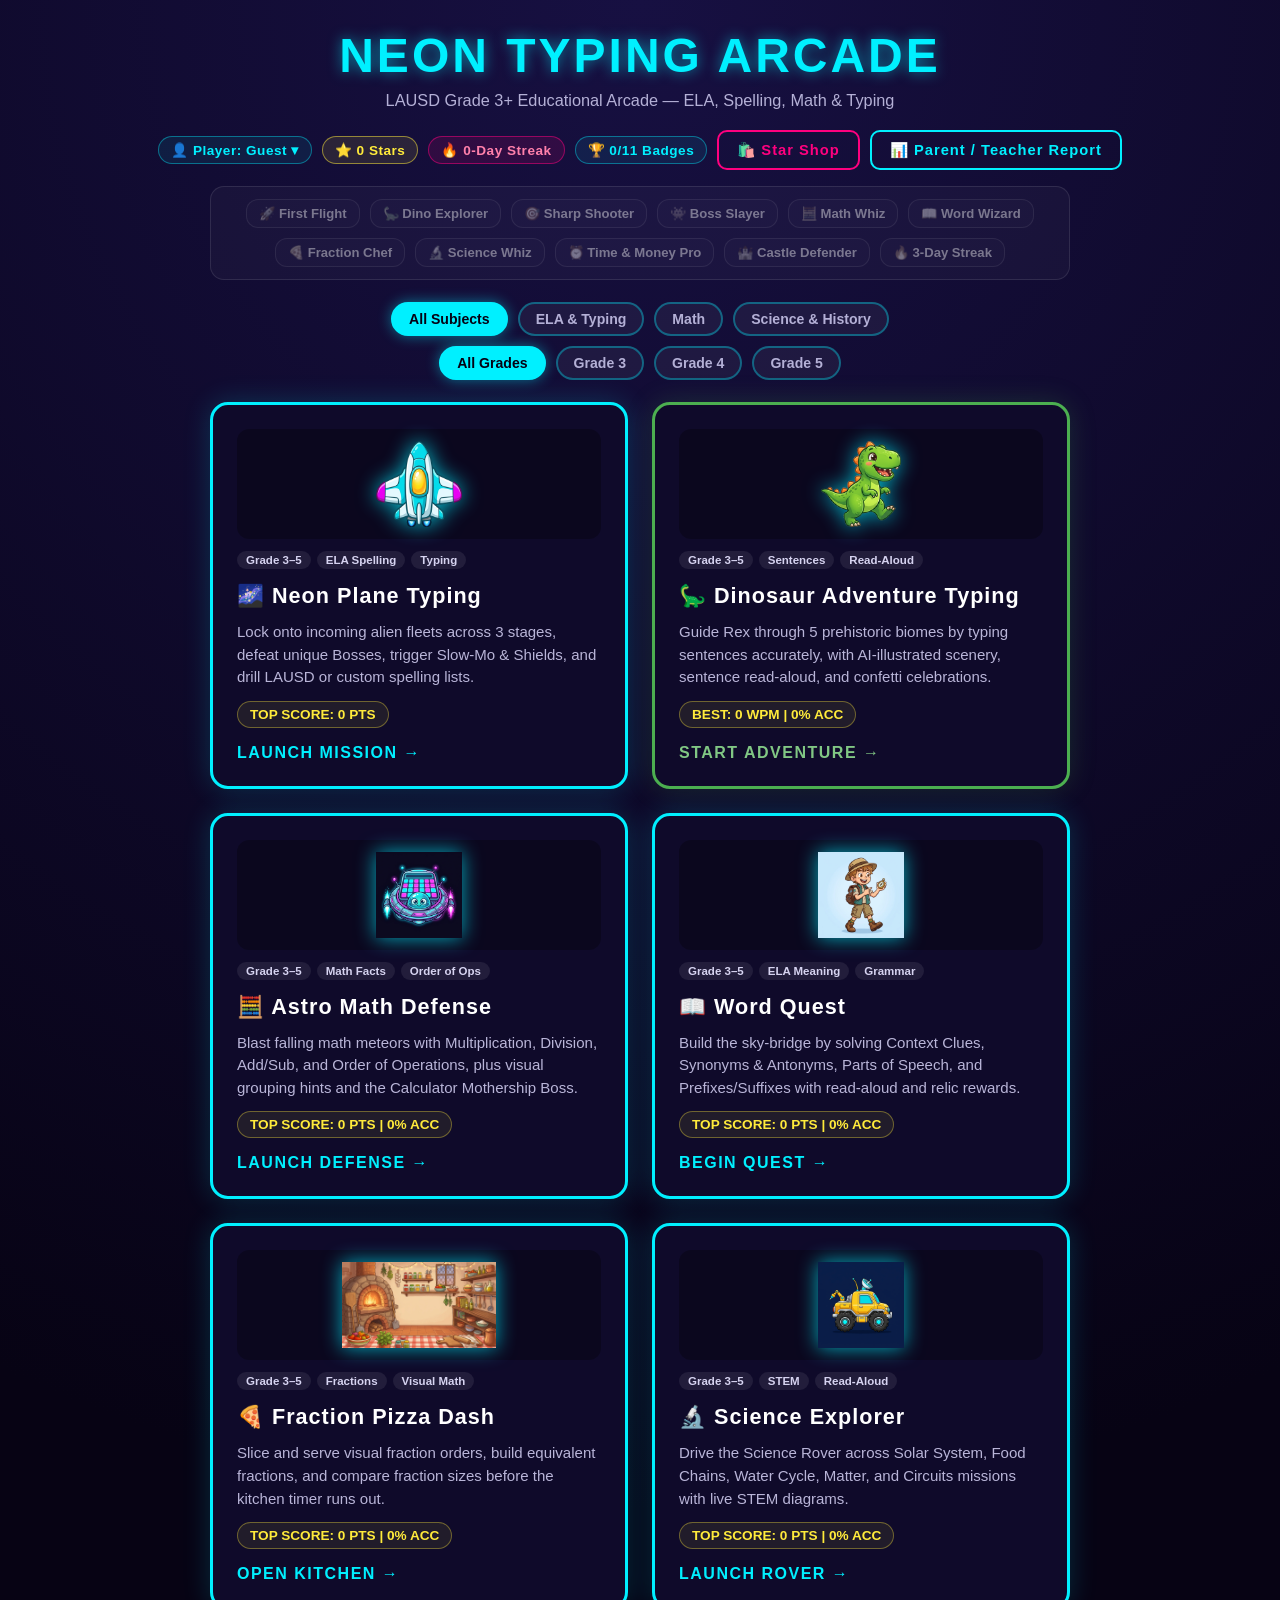
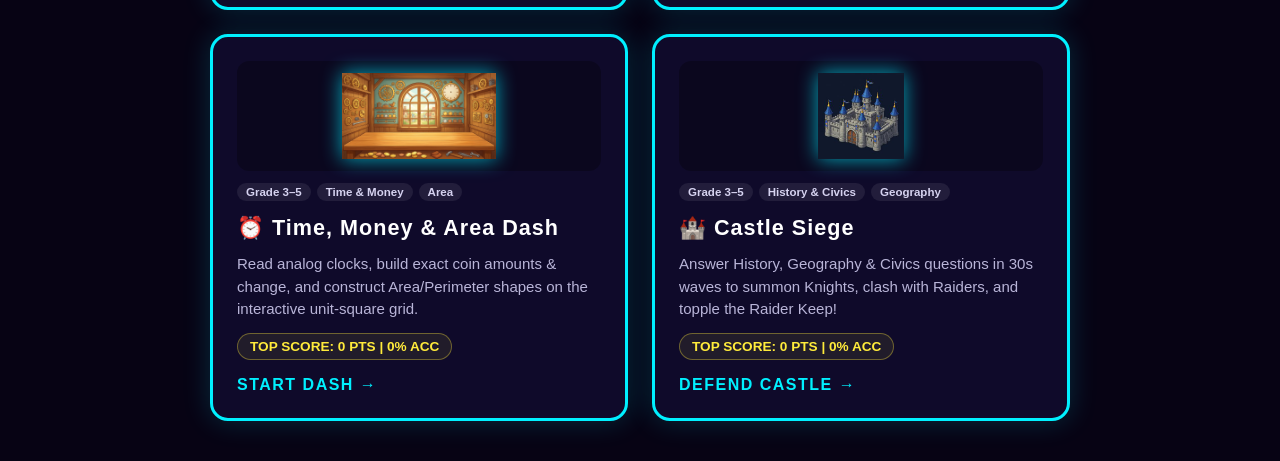
<file: index.html>
<!DOCTYPE html>
<html lang="en">
<head>
    <meta charset="UTF-8">
    <meta name="viewport" content="width=device-width, initial-scale=1.0">
    <title>Neon Typing Arcade — LAUSD Grade 3+</title>
    <link rel="stylesheet" href="shared/ui.css">
    <style>
        * { box-sizing: border-box; }
        body {
            margin: 0;
            min-height: 100vh;
            font-family: 'Segoe UI', Tahoma, Geneva, Verdana, sans-serif;
            background: radial-gradient(circle at top, #171042 0%, var(--arcade-bg) 70%);
            color: #fff;
            display: flex;
            flex-direction: column;
            align-items: center;
            padding: 28px 18px 40px;
        }
        h1 {
            margin: 0 0 8px;
            font-size: clamp(2rem, 5vw, 3rem);
            letter-spacing: 3px;
            text-align: center;
            color: var(--arcade-blue);
            text-shadow: 0 0 14px rgba(0, 240, 255, 0.55);
        }
        .tagline {
            margin: 0 0 20px;
            color: var(--arcade-muted);
            font-size: 1.02rem;
            text-align: center;
        }
        .profile-bar {
            display: flex;
            flex-wrap: wrap;
            align-items: center;
            justify-content: center;
            gap: 10px;
            margin-bottom: 16px;
        }
        .badges-panel {
            width: min(860px, 100%);
            margin-bottom: 22px;
            padding: 12px 16px;
            background: rgba(255, 255, 255, 0.03);
            border: 1px solid rgba(255, 255, 255, 0.1);
            border-radius: 14px;
        }
        .filter-row {
            margin-bottom: 22px;
        }
        .grid {
            display: grid;
            grid-template-columns: repeat(auto-fit, minmax(280px, 1fr));
            gap: 24px;
            width: min(860px, 100%);
        }
        .card {
            background: var(--arcade-card);
            border: 3px solid var(--arcade-blue);
            border-radius: 18px;
            padding: 24px;
            display: flex;
            flex-direction: column;
            gap: 12px;
            text-decoration: none;
            color: inherit;
            box-shadow: 0 0 28px rgba(0, 240, 255, 0.18);
            transition: transform 0.2s ease, box-shadow 0.2s ease, border-color 0.2s ease;
        }
        .card.hidden {
            display: none;
        }
        .card:hover {
            transform: translateY(-5px);
            border-color: var(--arcade-pink);
            box-shadow: 0 0 34px rgba(255, 0, 127, 0.32);
        }
        .card.dino {
            border-color: #4caf50;
            box-shadow: 0 0 28px rgba(76, 175, 80, 0.2);
        }
        .card.dino:hover {
            border-color: var(--arcade-yellow);
            box-shadow: 0 0 34px rgba(255, 235, 59, 0.3);
        }
        .card-preview {
            height: 110px;
            display: flex;
            align-items: center;
            justify-content: center;
            background: rgba(0, 0, 0, 0.28);
            border-radius: 12px;
        }
        .card-preview img {
            max-height: 86px;
            object-fit: contain;
            filter: drop-shadow(0 0 10px rgba(0, 240, 255, 0.7));
        }
        .card-tags {
            display: flex;
            flex-wrap: wrap;
            gap: 6px;
        }
        .grade-tag {
            font-size: 0.72rem;
            font-weight: 800;
            padding: 3px 9px;
            border-radius: 999px;
            background: rgba(255, 255, 255, 0.08);
            color: #d6d3f0;
        }
        .card h2 {
            margin: 2px 0 0;
            font-size: 1.35rem;
            letter-spacing: 1px;
        }
        .card p {
            margin: 0;
            color: #b9b5d8;
            line-height: 1.5;
            font-size: 0.94rem;
            flex: 1;
        }
        .stats-pill {
            font-size: 0.85rem;
            font-weight: bold;
            color: var(--arcade-yellow);
            background: rgba(255, 235, 59, 0.08);
            border: 1px solid rgba(255, 235, 59, 0.35);
            border-radius: 14px;
            padding: 5px 12px;
            align-self: flex-start;
        }
        .play-cta {
            margin-top: 4px;
            font-weight: 900;
            letter-spacing: 1.5px;
            color: var(--arcade-blue);
        }
        .card.dino .play-cta {
            color: #81c784;
        }
        .report-section-title {
            font-size: 0.85rem;
            letter-spacing: 1px;
            color: var(--arcade-muted);
            margin: 16px 0 8px;
            text-transform: uppercase;
        }
        .missed-list {
            display: flex;
            flex-wrap: wrap;
            gap: 8px;
        }
        .missed-chip {
            padding: 4px 10px;
            border-radius: 12px;
            font-size: 0.82rem;
            font-weight: 700;
            background: rgba(255, 0, 127, 0.15);
            border: 1px solid rgba(255, 0, 127, 0.5);
        }
        .modal-actions {
            display: flex;
            justify-content: space-between;
            gap: 12px;
            margin-top: 20px;
            flex-wrap: wrap;
        }
        .shop-grid {
            display: grid;
            grid-template-columns: repeat(auto-fit, minmax(175px, 1fr));
            gap: 12px;
            margin-top: 16px;
        }
        .shop-item {
            background: rgba(255, 255, 255, 0.05);
            border: 1px solid rgba(0, 240, 255, 0.28);
            border-radius: 12px;
            padding: 12px;
            display: flex;
            flex-direction: column;
            align-items: center;
            gap: 6px;
            text-align: center;
        }
        .shop-item.equipped {
            border-color: var(--arcade-yellow);
            box-shadow: 0 0 14px rgba(255, 235, 59, 0.3);
        }
        .shop-icon { font-size: 1.8rem; }
        .shop-name { font-size: 0.9rem; font-weight: 800; }
        .shop-cat { font-size: 0.72rem; color: var(--arcade-muted); text-transform: uppercase; }
    </style>
</head>
<body>
    <h1>NEON TYPING ARCADE</h1>
    <p class="tagline">LAUSD Grade 3+ Educational Arcade — ELA, Spelling, Math &amp; Typing</p>

    <div class="profile-bar">
        <button id="open-player-btn" class="arcade-pill" style="cursor:pointer;" type="button">👤 Player: Guest ▾</button>
        <span id="hub-stars" class="arcade-pill arcade-star-pill">⭐ 0 Stars</span>
        <span id="hub-streak" class="arcade-pill arcade-streak-pill">🔥 0-Day Streak</span>
        <span id="hub-badges-count" class="arcade-pill">🏆 0/11 Badges</span>
        <button id="open-shop-btn" class="arcade-btn secondary" type="button">🛍️ Star Shop</button>
        <button id="open-report-btn" class="arcade-btn" type="button">📊 Parent / Teacher Report</button>
    </div>

    <div class="badges-panel">
        <div id="hub-badges-row" class="arcade-badges-row"></div>
    </div>

    <div class="filter-row arcade-tabs" role="tablist" aria-label="Subject Filter" style="margin-bottom: 10px;">
        <button class="arcade-tab subject-tab active" data-subject="all" type="button">All Subjects</button>
        <button class="arcade-tab subject-tab" data-subject="ela" type="button">ELA &amp; Typing</button>
        <button class="arcade-tab subject-tab" data-subject="math" type="button">Math</button>
        <button class="arcade-tab subject-tab" data-subject="stem" type="button">Science &amp; History</button>
    </div>

    <div class="filter-row arcade-tabs" role="tablist" aria-label="Grade Filter">
        <button class="arcade-tab grade-tab active" data-grade="all" type="button">All Grades</button>
        <button class="arcade-tab grade-tab" data-grade="3" type="button">Grade 3</button>
        <button class="arcade-tab grade-tab" data-grade="4" type="button">Grade 4</button>
        <button class="arcade-tab grade-tab" data-grade="5" type="button">Grade 5</button>
    </div>

    <div class="grid" id="games-grid">
        <a href="plane-game.html" data-base-href="plane-game.html" class="card" data-grades="3,4,5" data-subject="ela">
            <div class="card-preview">
                <img src="assets/player-plane.png" alt="Neon Plane">
            </div>
            <div class="card-tags">
                <span class="grade-tag">Grade 3–5</span>
                <span class="grade-tag">ELA Spelling</span>
                <span class="grade-tag">Typing</span>
            </div>
            <h2>🌌 Neon Plane Typing</h2>
            <p>Lock onto incoming alien fleets across 3 stages, defeat unique Bosses, trigger Slow-Mo &amp; Shields, and drill LAUSD or custom spelling lists.</p>
            <div id="plane-best" class="stats-pill">TOP SCORE: 0 PTS</div>
            <div class="play-cta">LAUNCH MISSION →</div>
        </a>

        <a href="dino-game.html" data-base-href="dino-game.html" class="card dino" data-grades="3,4,5" data-subject="ela">
            <div class="card-preview">
                <img src="assets/dino-rex.png" alt="Rex the Dinosaur">
            </div>
            <div class="card-tags">
                <span class="grade-tag">Grade 3–5</span>
                <span class="grade-tag">Sentences</span>
                <span class="grade-tag">Read-Aloud</span>
            </div>
            <h2>🦕 Dinosaur Adventure Typing</h2>
            <p>Guide Rex through 5 prehistoric biomes by typing sentences accurately, with AI-illustrated scenery, sentence read-aloud, and confetti celebrations.</p>
            <div id="dino-best" class="stats-pill">BEST: 0 WPM</div>
            <div class="play-cta">START ADVENTURE →</div>
        </a>

        <a href="astro-math.html" data-base-href="astro-math.html" class="card" data-grades="3,4,5" data-subject="math">
            <div class="card-preview"><img src="assets/astro-boss.jpg" alt="Astro Math Defense"></div>
            <div class="card-tags">
                <span class="grade-tag">Grade 3–5</span>
                <span class="grade-tag">Math Facts</span>
                <span class="grade-tag">Order of Ops</span>
            </div>
            <h2>🧮 Astro Math Defense</h2>
            <p>Blast falling math meteors with Multiplication, Division, Add/Sub, and Order of Operations, plus visual grouping hints and the Calculator Mothership Boss.</p>
            <div id="math-best" class="stats-pill">TOP SCORE: 0 PTS</div>
            <div class="play-cta">LAUNCH DEFENSE →</div>
        </a>

        <a href="word-quest.html" data-base-href="word-quest.html" class="card" data-grades="3,4,5" data-subject="ela">
            <div class="card-preview"><img src="assets/quest-explorer.jpg" alt="Word Quest"></div>
            <div class="card-tags">
                <span class="grade-tag">Grade 3–5</span>
                <span class="grade-tag">ELA Meaning</span>
                <span class="grade-tag">Grammar</span>
            </div>
            <h2>📖 Word Quest</h2>
            <p>Build the sky-bridge by solving Context Clues, Synonyms &amp; Antonyms, Parts of Speech, and Prefixes/Suffixes with read-aloud and relic rewards.</p>
            <div id="quest-best" class="stats-pill">TOP SCORE: 0 PTS</div>
            <div class="play-cta">BEGIN QUEST →</div>
        </a>

        <a href="fraction-dash.html" data-base-href="fraction-dash.html" class="card" data-grades="3,4,5" data-subject="math">
            <div class="card-preview"><img src="assets/pizza-bg.jpg" alt="Fraction Pizza Dash"></div>
            <div class="card-tags">
                <span class="grade-tag">Grade 3–5</span>
                <span class="grade-tag">Fractions</span>
                <span class="grade-tag">Visual Math</span>
            </div>
            <h2>🍕 Fraction Pizza Dash</h2>
            <p>Slice and serve visual fraction orders, build equivalent fractions, and compare fraction sizes before the kitchen timer runs out.</p>
            <div id="pizza-best" class="stats-pill">TOP SCORE: 0 PTS</div>
            <div class="play-cta">OPEN KITCHEN →</div>
        </a>

        <a href="science-explorer.html" data-base-href="science-explorer.html" class="card" data-grades="3,4,5" data-subject="stem">
            <div class="card-preview"><img src="assets/science-rover.jpg" alt="Science Explorer"></div>
            <div class="card-tags">
                <span class="grade-tag">Grade 3–5</span>
                <span class="grade-tag">STEM</span>
                <span class="grade-tag">Read-Aloud</span>
            </div>
            <h2>🔬 Science Explorer</h2>
            <p>Drive the Science Rover across Solar System, Food Chains, Water Cycle, Matter, and Circuits missions with live STEM diagrams.</p>
            <div id="sci-best" class="stats-pill">TOP SCORE: 0 PTS</div>
            <div class="play-cta">LAUNCH ROVER →</div>
        </a>

        <a href="life-math.html" data-base-href="life-math.html" class="card" data-grades="3,4,5" data-subject="math">
            <div class="card-preview"><img src="assets/life-bg.jpg" alt="Time, Money & Area Dash"></div>
            <div class="card-tags">
                <span class="grade-tag">Grade 3–5</span>
                <span class="grade-tag">Time &amp; Money</span>
                <span class="grade-tag">Area</span>
            </div>
            <h2>⏰ Time, Money &amp; Area Dash</h2>
            <p>Read analog clocks, build exact coin amounts &amp; change, and construct Area/Perimeter shapes on the interactive unit-square grid.</p>
            <div id="life-best" class="stats-pill">TOP SCORE: 0 PTS</div>
            <div class="play-cta">START DASH →</div>
        </a>

        <a href="castle-siege.html" data-base-href="castle-siege.html" class="card" data-grades="3,4,5" data-subject="stem">
            <div class="card-preview">
                <img src="assets/castle-player.jpg" alt="Castle Siege">
            </div>
            <div class="card-tags">
                <span class="grade-tag">Grade 3–5</span>
                <span class="grade-tag">History &amp; Civics</span>
                <span class="grade-tag">Geography</span>
            </div>
            <h2>🏰 Castle Siege</h2>
            <p>Answer History, Geography &amp; Civics questions in 30s waves to summon Knights, clash with Raiders, and topple the Raider Keep!</p>
            <div id="castle-best" class="stats-pill">TOP SCORE: 0 PTS</div>
            <div class="play-cta">DEFEND CASTLE →</div>
        </a>
    </div>

    <!-- Parent / Teacher Progress Report Modal -->
    <div id="report-modal" class="arcade-modal" aria-hidden="true">
        <div class="arcade-modal-card">
            <h2 style="margin: 0 0 6px; color: var(--arcade-blue);">📊 Parent &amp; Teacher Progress Report</h2>
            <p style="margin: 0; color: var(--arcade-muted); font-size: 0.9rem;">Local progress saved in this browser across all Arcade games.</p>

            <div class="arcade-report-grid">
                <div class="arcade-stat-box">
                    <div class="label">Total Stars</div>
                    <div id="rep-stars" class="value">0</div>
                </div>
                <div class="arcade-stat-box">
                    <div class="label">Sessions Played</div>
                    <div id="rep-sessions" class="value">0</div>
                </div>
                <div class="arcade-stat-box">
                    <div class="label">Daily Streak</div>
                    <div id="rep-streak" class="value">0d</div>
                </div>
                <div class="arcade-stat-box">
                    <div class="label">Badges Earned</div>
                    <div id="rep-badges" class="value">0/11</div>
                </div>
            </div>

            <div class="report-section-title">Game Highlights</div>
            <div id="rep-games-summary" style="font-size: 0.92rem; color: #e0ddf5; line-height: 1.6;"></div>

            <div class="report-section-title">Top Missed Words / Items</div>
            <div id="rep-missed-list" class="missed-list"></div>

            <div class="modal-actions">
                <button id="reset-profile-btn" class="arcade-btn secondary" type="button">Reset Progress</button>
                <button id="close-report-btn" class="arcade-btn" type="button">Close</button>
            </div>
        </div>
    </div>

    <!-- Star Shop Modal -->
    <div id="shop-modal" class="arcade-modal" aria-hidden="true">
        <div class="arcade-modal-card">
            <div style="display:flex;justify-content:space-between;align-items:center;gap:12px;flex-wrap:wrap;">
                <h2 style="margin: 0; color: var(--arcade-yellow);">🛍️ Star Shop</h2>
                <span id="shop-stars-pill" class="arcade-pill arcade-star-pill">⭐ 0 Stars</span>
            </div>
            <p style="margin: 6px 0 0; color: var(--arcade-muted); font-size: 0.9rem;">Spend Stars earned in any game to unlock &amp; equip fun cosmetics!</p>
            <div id="shop-grid" class="shop-grid"></div>
            <div class="modal-actions" style="justify-content: flex-end;">
                <button id="close-shop-btn" class="arcade-btn" type="button">Done</button>
            </div>
        </div>
    </div>

    <!-- Player Login / Profile Modal -->
    <div id="player-modal" class="arcade-modal" aria-hidden="true">
        <div class="arcade-modal-card">
            <h2 style="margin: 0 0 6px; color: var(--arcade-blue);">👤 Switch or Create Student Profile</h2>
            <p style="margin: 0 0 14px; color: var(--arcade-muted); font-size: 0.9rem;">Enter a name (no password) or load/save a local <code>.json</code> profile file.</p>

            <div style="display:flex;gap:8px;flex-wrap:wrap;margin-bottom:14px;">
                <input id="player-name-input" type="text" maxlength="24" placeholder="Student name (e.g. Alex)" style="flex:1;min-width:180px;padding:9px 12px;border-radius:8px;border:2px solid var(--arcade-blue);background:#070314;color:#fff;font-size:0.95rem;font-weight:700;">
                <button id="login-player-btn" class="arcade-btn" type="button">Login / Create</button>
            </div>

            <div class="report-section-title">Saved Players on This Browser</div>
            <div id="player-list" class="missed-list" style="margin-bottom:16px;"></div>

            <div class="report-section-title">Local JSON Backup</div>
            <div style="display:flex;gap:10px;flex-wrap:wrap;">
                <button id="export-json-btn" class="arcade-btn secondary" type="button">💾 Export Profile (.json)</button>
                <button id="import-json-btn" class="arcade-btn" type="button">📂 Import Profile (.json)</button>
                <input id="import-json-file" type="file" accept=".json,application/json" style="display:none;">
            </div>

            <div class="modal-actions" style="justify-content:flex-end;">
                <button id="close-player-btn" class="arcade-btn" type="button">Done</button>
            </div>
        </div>
    </div>

    <script src="shared/profile.js"></script>
    <script>
        function renderHub() {
            const activeUser = window.ArcadeProfile ? window.ArcadeProfile.getActiveUser() : 'Guest';
            const profile = window.ArcadeProfile ? window.ArcadeProfile.loadProfile() : { stars: 0, badges: [], streak: { count: 0 }, sessions: { count: 0 }, games: {}, missedLog: [] };
            const catalog = window.ArcadeProfile ? window.ArcadeProfile.BADGE_CATALOG : [];

            document.getElementById('open-player-btn').innerText = `👤 Player: ${activeUser} ▾`;
            document.getElementById('hub-stars').innerText = `⭐ ${profile.stars} Stars`;
            document.getElementById('hub-streak').innerText = `🔥 ${profile.streak.count || 0}-Day Streak`;
            document.getElementById('hub-badges-count').innerText = `🏆 ${profile.badges.length}/${catalog.length} Badges`;

            const badgesRow = document.getElementById('hub-badges-row');
            badgesRow.innerHTML = '';
            catalog.forEach(badge => {
                const unlocked = profile.badges.includes(badge.id);
                const el = document.createElement('span');
                el.className = `arcade-badge ${unlocked ? 'unlocked' : 'locked'}`;
                el.title = badge.desc;
                el.innerText = `${badge.icon} ${badge.name}`;
                badgesRow.appendChild(el);
            });

            // Per-game card bests (merge legacy only for Guest when unified profile has no plays yet)
            try {
                const planeStats = JSON.parse(localStorage.getItem('neonPlaneTypingStats') || '{}');
                const legacyTop = (activeUser === 'Guest' && !profile.games.plane) ? Math.max(0, ...Object.values(planeStats).map(s => s.highScore || 0)) : 0;
                const profTop = profile.games.plane ? profile.games.plane.bestScore : 0;
                document.getElementById('plane-best').innerText = `TOP SCORE: ${Math.max(legacyTop, profTop)} PTS`;
            } catch {}

            try {
                const dinoStats = JSON.parse(localStorage.getItem('dinoTypingStats') || '{}');
                const useLegacyDino = (activeUser === 'Guest' && !profile.games.dino);
                const legacyWpm = useLegacyDino ? (dinoStats.bestWpm || 0) : 0;
                const legacyAcc = useLegacyDino ? (dinoStats.bestAcc || 0) : 0;
                const profWpm = profile.games.dino ? profile.games.dino.bestWpm : 0;
                const profAcc = profile.games.dino ? profile.games.dino.bestAcc : 0;
                document.getElementById('dino-best').innerText = `BEST: ${Math.max(legacyWpm, profWpm)} WPM | ${Math.max(legacyAcc, profAcc)}% ACC`;
            } catch {}

            const mathStats = profile.games.astro_math || { bestScore: 0, bestAcc: 0 };
            document.getElementById('math-best').innerText = `TOP SCORE: ${mathStats.bestScore} PTS | ${mathStats.bestAcc}% ACC`;

            const questStats = profile.games.word_quest || { bestScore: 0, bestAcc: 0 };
            document.getElementById('quest-best').innerText = `TOP SCORE: ${questStats.bestScore} PTS | ${questStats.bestAcc}% ACC`;

            const pizzaStats = profile.games.fraction_dash || { bestScore: 0, bestAcc: 0 };
            document.getElementById('pizza-best').innerText = `TOP SCORE: ${pizzaStats.bestScore} PTS | ${pizzaStats.bestAcc}% ACC`;

            const sciStats = profile.games.science_explorer || { bestScore: 0, bestAcc: 0 };
            document.getElementById('sci-best').innerText = `TOP SCORE: ${sciStats.bestScore} PTS | ${sciStats.bestAcc}% ACC`;

            const lifeStats = profile.games.life_math || { bestScore: 0, bestAcc: 0 };
            document.getElementById('life-best').innerText = `TOP SCORE: ${lifeStats.bestScore} PTS | ${lifeStats.bestAcc}% ACC`;

            const castleStats = profile.games.castle_siege || { bestScore: 0, bestAcc: 0 };
            document.getElementById('castle-best').innerText = `TOP SCORE: ${castleStats.bestScore} PTS | ${castleStats.bestAcc}% ACC`;
        }

        function renderReportModal() {
            const profile = window.ArcadeProfile.loadProfile();
            const catalog = window.ArcadeProfile.BADGE_CATALOG;

            document.getElementById('rep-stars').innerText = profile.stars;
            document.getElementById('rep-sessions').innerText = profile.sessions.count || 0;
            document.getElementById('rep-streak').innerText = `${profile.streak.count || 0}d`;
            document.getElementById('rep-badges').innerText = `${profile.badges.length}/${catalog.length}`;

            const gamesSummary = document.getElementById('rep-games-summary');
            const gameEntries = Object.entries(profile.games || {});
            if (gameEntries.length === 0) {
                gamesSummary.innerText = 'No unified sessions recorded yet. Play a game to start tracking!';
            } else {
                gamesSummary.innerHTML = gameEntries.map(([id, g]) =>
                    `<div>• <strong>${id.toUpperCase()}</strong>: ${g.plays} plays | Best Score: ${g.bestScore} | Best WPM: ${g.bestWpm} | Best Acc: ${g.bestAcc}%</div>`
                ).join('');
            }

            const missedEl = document.getElementById('rep-missed-list');
            missedEl.innerHTML = '';
            if (!profile.missedLog || profile.missedLog.length === 0) {
                missedEl.innerHTML = '<span style="color: var(--arcade-muted); font-size: 0.9rem;">No missed items logged yet.</span>';
            } else {
                profile.missedLog.slice(0, 12).forEach(entry => {
                    const chip = document.createElement('span');
                    chip.className = 'missed-chip';
                    chip.innerText = `${entry.item} (${entry.count}×)`;
                    missedEl.appendChild(chip);
                });
            }
        }

        // Subject & Grade filter tabs + deep-link ?grade=
        let activeSubject = 'all';
        let activeGrade = 'all';

        function applyHubFilters() {
            document.querySelectorAll('#games-grid .card').forEach(card => {
                const grades = (card.dataset.grades || '').split(',');
                const subject = card.dataset.subject || 'all';
                const gradeOk = activeGrade === 'all' || grades.includes(activeGrade);
                const subjectOk = activeSubject === 'all' || subject === activeSubject;
                card.classList.toggle('hidden', !(gradeOk && subjectOk));
                const baseHref = card.dataset.baseHref || card.getAttribute('href').split('?')[0];
                card.setAttribute('href', activeGrade === 'all' ? baseHref : `${baseHref}?grade=${activeGrade}`);
            });
        }

        document.querySelectorAll('.subject-tab').forEach(btn => {
            btn.addEventListener('click', () => {
                document.querySelectorAll('.subject-tab').forEach(b => b.classList.remove('active'));
                btn.classList.add('active');
                activeSubject = btn.dataset.subject || 'all';
                applyHubFilters();
            });
        });

        document.querySelectorAll('.grade-tab').forEach(btn => {
            btn.addEventListener('click', () => {
                document.querySelectorAll('.grade-tab').forEach(b => b.classList.remove('active'));
                btn.classList.add('active');
                activeGrade = btn.dataset.grade || 'all';
                applyHubFilters();
            });
        });

        // Report modal wiring
        const reportModal = document.getElementById('report-modal');
        document.getElementById('open-report-btn').addEventListener('click', () => {
            renderReportModal();
            reportModal.classList.add('active');
            reportModal.setAttribute('aria-hidden', 'false');
        });
        document.getElementById('close-report-btn').addEventListener('click', () => {
            reportModal.classList.remove('active');
            reportModal.setAttribute('aria-hidden', 'true');
        });
        document.getElementById('reset-profile-btn').addEventListener('click', () => {
            if (confirm('Reset all Arcade stars, badges, and progress?')) {
                window.ArcadeProfile.resetProfile();
                try {
                    localStorage.removeItem('neonPlaneTypingStats');
                    localStorage.removeItem('dinoTypingStats');
                } catch {}
                renderHub();
                renderReportModal();
            }
        });

        const shopModal = document.getElementById('shop-modal');
        function renderShopModal() {
            const profile = window.ArcadeProfile.loadProfile();
            document.getElementById('shop-stars-pill').innerText = `⭐ ${profile.stars} Stars`;
            const grid = document.getElementById('shop-grid');
            grid.innerHTML = '';

            window.ArcadeProfile.SHOP_ITEMS.forEach(item => {
                const owned = profile.unlocks.includes(item.id);
                const equipped = profile.equipped[item.category] === item.id;
                const card = document.createElement('div');
                card.className = `shop-item${equipped ? ' equipped' : ''}`;
                card.innerHTML = `
                    <div class="shop-icon">${item.icon}</div>
                    <div class="shop-name">${item.name}</div>
                    <div class="shop-cat">${item.category}</div>
                `;

                const btn = document.createElement('button');
                btn.type = 'button';
                btn.className = `arcade-btn${equipped ? '' : ' secondary'}`;
                btn.style.padding = '6px 12px';
                btn.style.fontSize = '0.8rem';

                if (equipped) {
                    btn.innerText = 'Equipped ✓';
                    btn.addEventListener('click', () => {
                        window.ArcadeProfile.equipItem(item.category, item.id);
                        renderShopModal();
                    });
                } else if (owned) {
                    btn.innerText = 'Equip';
                    btn.addEventListener('click', () => {
                        window.ArcadeProfile.equipItem(item.category, item.id);
                        renderShopModal();
                    });
                } else {
                    btn.innerText = `Buy (${item.cost} ⭐)`;
                    btn.disabled = profile.stars < item.cost;
                    if (btn.disabled) btn.style.opacity = '0.45';
                    btn.addEventListener('click', () => {
                        window.ArcadeProfile.purchaseItem(item.id);
                        renderHub();
                        renderShopModal();
                    });
                }

                card.appendChild(btn);
                grid.appendChild(card);
            });
        }

        document.getElementById('open-shop-btn').addEventListener('click', () => {
            renderShopModal();
            shopModal.classList.add('active');
            shopModal.setAttribute('aria-hidden', 'false');
        });
        document.getElementById('close-shop-btn').addEventListener('click', () => {
            shopModal.classList.remove('active');
            shopModal.setAttribute('aria-hidden', 'true');
        });

        const playerModal = document.getElementById('player-modal');
        function renderPlayerModal() {
            const active = window.ArcadeProfile.getActiveUser();
            const listEl = document.getElementById('player-list');
            listEl.innerHTML = '';
            window.ArcadeProfile.listUsers().forEach(name => {
                const btn = document.createElement('button');
                btn.type = 'button';
                btn.className = `arcade-btn${name === active ? '' : ' secondary'}`;
                btn.style.padding = '6px 14px';
                btn.innerText = name === active ? `👤 ${name} ✓` : `👤 ${name}`;
                btn.addEventListener('click', () => {
                    window.ArcadeProfile.switchUser(name);
                    renderHub();
                    renderPlayerModal();
                });
                listEl.appendChild(btn);
            });
        }

        document.getElementById('open-player-btn').addEventListener('click', () => {
            renderPlayerModal();
            playerModal.classList.add('active');
            playerModal.setAttribute('aria-hidden', 'false');
        });
        document.getElementById('close-player-btn').addEventListener('click', () => {
            playerModal.classList.remove('active');
            playerModal.setAttribute('aria-hidden', 'true');
        });
        document.getElementById('login-player-btn').addEventListener('click', () => {
            const input = document.getElementById('player-name-input');
            const name = input.value.trim();
            if (!name) return;
            window.ArcadeProfile.switchUser(name);
            input.value = '';
            renderHub();
            renderPlayerModal();
        });
        document.getElementById('export-json-btn').addEventListener('click', () => {
            const active = window.ArcadeProfile.getActiveUser();
            const json = window.ArcadeProfile.exportProfileJSON(active);
            const blob = new Blob([json], { type: 'application/json' });
            const url = URL.createObjectURL(blob);
            const a = document.createElement('a');
            a.href = url;
            a.download = `${active.toLowerCase().replace(/[^a-z0-9_-]/g, '_')}-arcade-profile.json`;
            a.click();
            URL.revokeObjectURL(url);
        });
        document.getElementById('import-json-btn').addEventListener('click', () => {
            document.getElementById('import-json-file').click();
        });
        document.getElementById('import-json-file').addEventListener('change', (e) => {
            const file = e.target.files && e.target.files[0];
            if (!file) return;
            const reader = new FileReader();
            reader.onload = () => {
                const res = window.ArcadeProfile.importProfileJSON(String(reader.result || ''));
                if (res.ok) {
                    renderHub();
                    renderPlayerModal();
                } else {
                    alert(res.reason || 'Could not import profile.');
                }
            };
            reader.readAsText(file);
            e.target.value = '';
        });

        renderHub();
    </script>
</body>
</html>
</file>
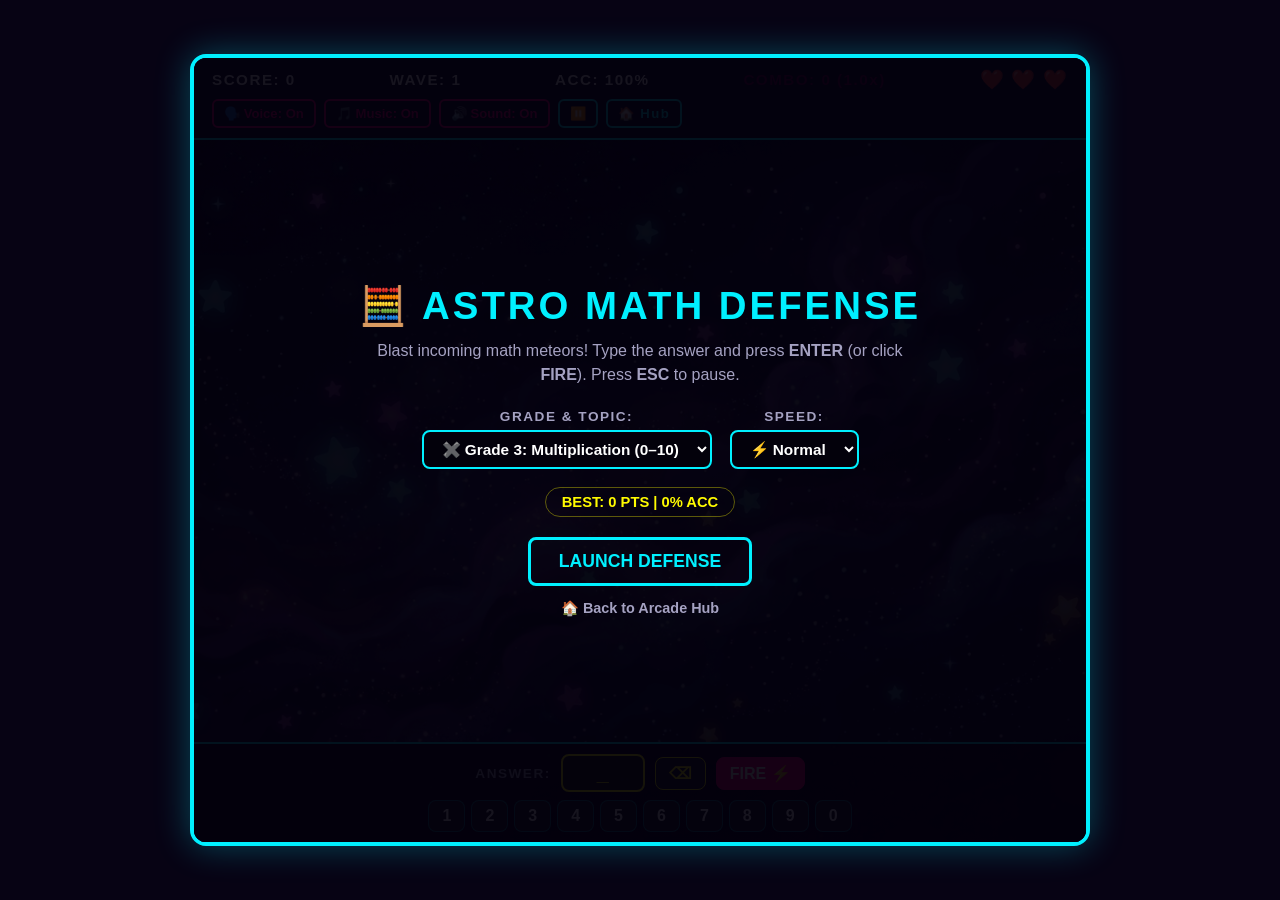
<file: astro-math.html>
<!DOCTYPE html>
<html lang="en">
<head>
    <meta charset="UTF-8">
    <meta name="viewport" content="width=device-width, initial-scale=1.0">
    <title>Astro Math Defense — LAUSD Grade 3+</title>
    <link rel="stylesheet" href="shared/ui.css">
    <link rel="stylesheet" href="astro-math.css">
</head>
<body>
    <div id="game-container">
        <header id="hud">
            <div class="hud-item">SCORE: <span id="score-val">0</span></div>
            <div class="hud-item">WAVE: <span id="wave-val">1</span></div>
            <div class="hud-item">ACC: <span id="acc-val">100%</span></div>
            <div class="hud-item" id="combo-hud">COMBO: <span id="combo-val">0</span> (<span id="mult-val">1.0</span>x)</div>
            <div id="lives-container">
                <span class="heart active">❤️</span>
                <span class="heart active">❤️</span>
                <span class="heart active">❤️</span>
            </div>
            <div class="hud-controls">
                <button id="voice-toggle" class="control-btn active" type="button">🗣️ Voice: On</button>
                <button id="bgm-toggle" class="control-btn active" type="button">🎵 Music: On</button>
                <button id="sound-toggle" class="control-btn active" type="button">🔊 Sound: On</button>
                <button id="hud-pause-btn" class="control-btn" type="button" title="Pause (ESC)">⏸️</button>
                <a href="index.html" class="control-btn" style="text-decoration: none;" title="Arcade Hub">🏠 Hub</a>
            </div>
        </header>

        <main id="game-area">
            <div class="starfield"></div>
            <div id="meteors-container"></div>
            <div id="lasers-container"></div>
            <div id="fx-container"></div>

            <!-- Boss Calculator Mothership (T3.3) -->
            <div id="math-boss">
                <div class="boss-body"><img src="assets/astro-boss.jpg" style="width:42px;height:42px;border-radius:50%;object-fit:cover;vertical-align:middle;margin-right:8px;border:2px solid #00f0ff;" alt="">CALCULATOR MOTHERSHIP</div>
                <div id="boss-health-container"><div id="boss-health-bar"></div></div>
            </div>

            <!-- Visual Array / Grouping Hint Box -->
            <div id="hint-banner" class="hint-banner"></div>

            <!-- Answer Input Dock + Numpad -->
            <div id="answer-dock">
                <div class="answer-display-row">
                    <span class="answer-label">ANSWER:</span>
                    <span id="answer-input-display" class="answer-box">_</span>
                    <button id="clear-btn" class="numpad-btn action" type="button">⌫</button>
                    <button id="fire-btn" class="numpad-btn fire" type="button">FIRE ⚡</button>
                </div>
                <div id="numpad-grid" class="numpad-grid">
                    <button class="numpad-btn" data-digit="1" type="button">1</button>
                    <button class="numpad-btn" data-digit="2" type="button">2</button>
                    <button class="numpad-btn" data-digit="3" type="button">3</button>
                    <button class="numpad-btn" data-digit="4" type="button">4</button>
                    <button class="numpad-btn" data-digit="5" type="button">5</button>
                    <button class="numpad-btn" data-digit="6" type="button">6</button>
                    <button class="numpad-btn" data-digit="7" type="button">7</button>
                    <button class="numpad-btn" data-digit="8" type="button">8</button>
                    <button class="numpad-btn" data-digit="9" type="button">9</button>
                    <button class="numpad-btn" data-digit="0" type="button">0</button>
                </div>
            </div>
        </main>

        <!-- Start Modal -->
        <div id="start-screen" class="modal active">
            <h1 class="neon-title">🧮 ASTRO MATH DEFENSE</h1>
            <p class="subtitle">Blast incoming math meteors! Type the answer and press <strong>ENTER</strong> (or click <strong>FIRE</strong>). Press <strong>ESC</strong> to pause.</p>

            <div class="selection-row">
                <div class="selection-container">
                    <label for="topic-select" class="selection-label">GRADE &amp; TOPIC:</label>
                    <select id="topic-select" class="neon-select">
                        <option value="multiply">✖️ Grade 3: Multiplication (0–10)</option>
                        <option value="divide">➗ Grade 3–4: Division Facts</option>
                        <option value="addsub">➕ Grade 3–4: Add &amp; Subtract</option>
                        <option value="orderops">🧠 Grade 5: Order of Operations</option>
                    </select>
                </div>
                <div class="selection-container">
                    <label for="difficulty-select" class="selection-label">SPEED:</label>
                    <select id="difficulty-select" class="neon-select">
                        <option value="easy">🌱 Easy</option>
                        <option value="normal" selected>⚡ Normal</option>
                        <option value="hard">🔥 Hard</option>
                    </select>
                </div>
            </div>

            <div id="topic-best-banner" class="sector-best-banner">BEST: 0 PTS | 0% ACC</div>
            <button id="start-btn" class="action-btn" type="button">LAUNCH DEFENSE</button>
            <a href="index.html" class="arcade-link">🏠 Back to Arcade Hub</a>
        </div>

        <!-- Pause Modal -->
        <div id="pause-screen" class="modal">
            <h1 class="neon-title">DEFENSE PAUSED</h1>
            <p class="subtitle">Press <strong>ESC</strong> or click Resume to continue.</p>
            <div class="gameover-actions">
                <button id="resume-btn" class="action-btn" type="button">RESUME</button>
                <button id="pause-menu-btn" class="action-btn secondary-btn" type="button">MAIN MENU</button>
            </div>
        </div>

        <!-- Game Over Modal -->
        <div id="game-over-screen" class="modal">
            <h1 class="neon-title error">STATION BREACHED</h1>
            <p class="subtitle">Great effort! Review any missed math facts below.</p>
            <div id="new-record-badge" class="new-record-badge" style="display: none;">🏆 NEW TOPIC HIGH SCORE!</div>
            <div class="final-score">SCORE: <span id="final-score-val">0</span></div>
            <div class="final-stats">ACCURACY: <span id="final-acc-val">100%</span> &nbsp;|&nbsp; WAVE: <span id="final-wave-val">1</span></div>
            <div id="missed-facts-container" class="practice-words-container"></div>
            <div class="gameover-actions">
                <button id="restart-btn" class="action-btn" type="button">PLAY AGAIN</button>
                <button id="gameover-menu-btn" class="action-btn secondary-btn" type="button">MAIN MENU</button>
            </div>
        </div>
    </div>

    <script src="shared/audio.js"></script>
    <script src="shared/profile.js"></script>
    <script src="astro-math.js"></script>
</body>
</html>
</file>
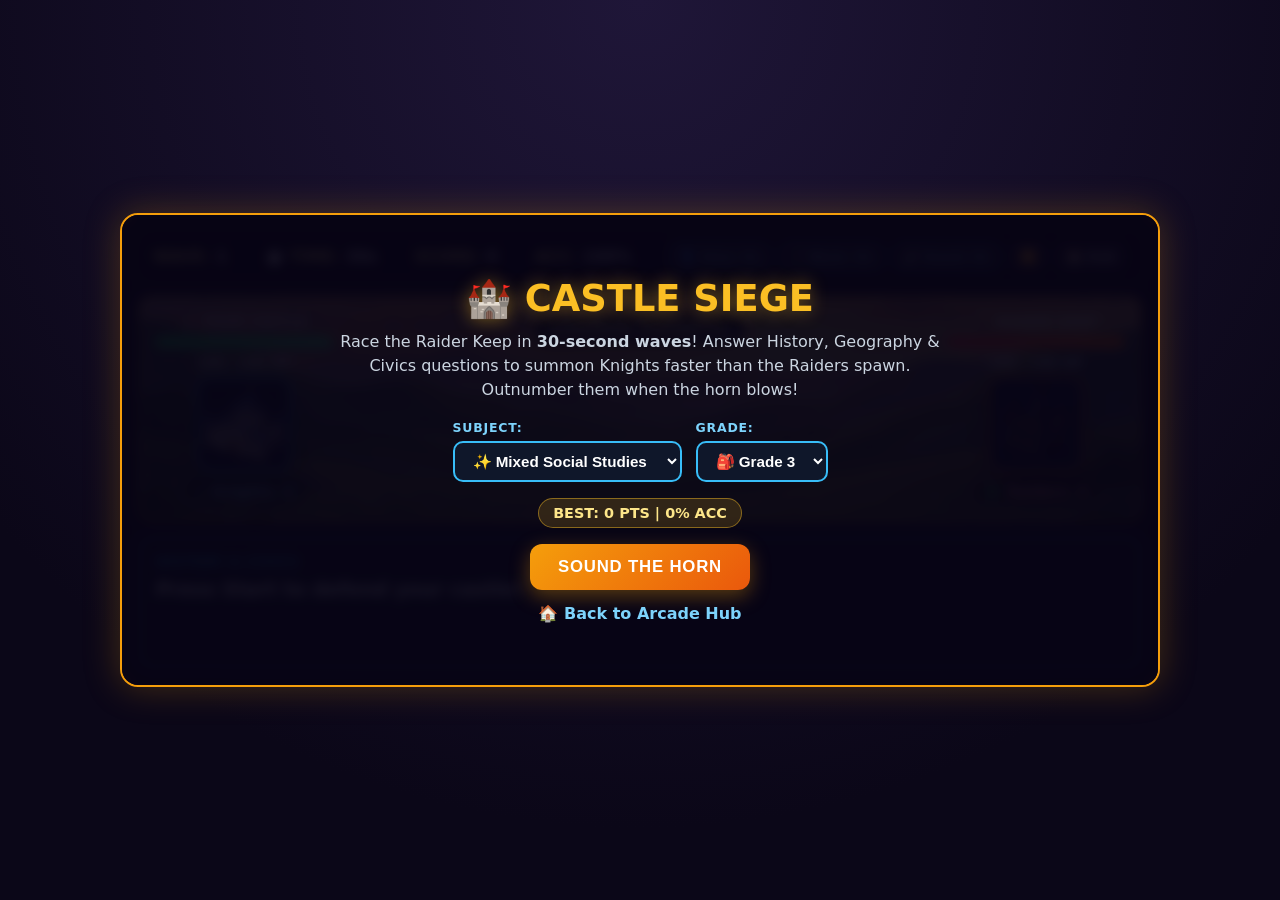
<file: castle-siege.html>
<!DOCTYPE html>
<html lang="en">
<head>
    <meta charset="UTF-8">
    <meta name="viewport" content="width=device-width, initial-scale=1.0">
    <title>Castle Siege — LAUSD Grade 3–5 History, Geography &amp; Civics</title>
    <link rel="stylesheet" href="shared/ui.css">
    <link rel="stylesheet" href="castle-siege.css">
</head>
<body>
    <div id="game-container">
        <header id="hud">
            <div class="hud-item">WAVE: <span id="wave-val">1</span></div>
            <div class="hud-item">⏱️ TIME: <span id="timer-val">30s</span></div>
            <div class="hud-item">SCORE: <span id="score-val">0</span></div>
            <div class="hud-item">ACC: <span id="acc-val">100%</span></div>
            <div class="hud-controls">
                <button id="voice-toggle" class="control-btn active" type="button">🗣️ Voice: On</button>
                <button id="bgm-toggle" class="control-btn active" type="button">🎵 Music: On</button>
                <button id="sound-toggle" class="control-btn active" type="button">🔊 Sound: On</button>
                <button id="hud-pause-btn" class="control-btn" type="button" title="Pause (ESC)">⏸️</button>
                <a href="index.html" class="control-btn" style="text-decoration: none;" title="Arcade Hub">🏠 Hub</a>
            </div>
        </header>

        <main id="siege-stage">
            <!-- Medieval Battlefield -->
            <section class="battlefield" aria-label="Castle Siege Battlefield">
                <div class="castle-side left">
                    <div class="castle-label">🏰 YOUR CASTLE</div>
                    <div class="hp-bar-wrap">
                        <div id="player-hp-bar" class="hp-bar player" style="width: 100%;"></div>
                    </div>
                    <div id="player-hp-text" class="hp-text">100 / 100 HP</div>
                    <img src="assets/castle-player.jpg" class="castle-sprite-img player" id="player-castle" alt="Your Castle">
                    <div class="squad-count player">⚔️ Knights: <span id="knight-count">0</span></div>
                </div>

                <div class="arena-lane">
                    <div id="wave-banner" class="wave-banner">SUMMON KNIGHTS!</div>
                    <div class="troop-lanes">
                        <div id="knight-squad" class="troop-squad left" aria-label="Your Knights"></div>
                        <div id="clash-spark" class="clash-spark" aria-hidden="true">💥</div>
                        <div id="raider-squad" class="troop-squad right" aria-label="Enemy Raiders"></div>
                    </div>
                </div>

                <div class="castle-side right">
                    <div class="castle-label">🌋 RAIDER KEEP</div>
                    <div class="hp-bar-wrap">
                        <div id="enemy-hp-bar" class="hp-bar enemy" style="width: 100%;"></div>
                    </div>
                    <div id="enemy-hp-text" class="hp-text">100 / 100 HP</div>
                    <img src="assets/castle-enemy.jpg" class="castle-sprite-img enemy" id="enemy-castle" alt="Raider Keep">
                    <div class="squad-count enemy">🐉 Raiders: <span id="raider-count">0</span></div>
                </div>
            </section>

            <!-- Question Command Panel -->
            <section class="command-panel">
                <div class="q-header">
                    <span id="q-topic" class="q-topic">HISTORY &amp; CIVICS</span>
                    <span id="cooldown-pill" class="cooldown-pill hidden">⏳ Cooldown 1s...</span>
                </div>
                <div id="q-prompt" class="q-prompt" title="Click to hear question">Press Start to defend your castle!</div>
                <div id="q-choices" class="q-choices"></div>
                <div id="q-feedback" class="q-feedback"></div>
            </section>
        </main>

        <!-- Start Modal -->
        <div id="start-screen" class="modal active">
            <h1 class="siege-title">🏰 CASTLE SIEGE</h1>
            <p class="subtitle">Race the Raider Keep in <strong>30-second waves</strong>! Answer History, Geography &amp; Civics questions to summon Knights faster than the Raiders spawn. Outnumber them when the horn blows!</p>

            <div class="selection-row">
                <div class="selection-container">
                    <label for="topic-select" class="selection-label">SUBJECT:</label>
                    <select id="topic-select" class="siege-select">
                        <option value="mixed">✨ Mixed Social Studies</option>
                        <option value="geo">🗺️ Geography &amp; Maps</option>
                        <option value="history">📜 History &amp; Landmarks</option>
                        <option value="civics">🏛️ Civics &amp; Government</option>
                    </select>
                </div>
                <div class="selection-container">
                    <label for="grade-select" class="selection-label">GRADE:</label>
                    <select id="grade-select" class="siege-select">
                        <option value="3">🎒 Grade 3</option>
                        <option value="4">🚀 Grade 4</option>
                        <option value="5">🎓 Grade 5</option>
                    </select>
                </div>
            </div>

            <div id="siege-best-banner" class="best-banner">BEST: 0 PTS | 0% ACC</div>
            <button id="start-btn" class="siege-btn" type="button">SOUND THE HORN</button>
            <a href="index.html" class="arcade-link">🏠 Back to Arcade Hub</a>
        </div>

        <!-- Pause Modal -->
        <div id="pause-screen" class="modal">
            <h1 class="siege-title" style="color: #ffe082;">⏸️ SIEGE PAUSED</h1>
            <p class="subtitle">Take a breather! Your castle and Knights are holding the line.</p>
            <div style="display: flex; gap: 14px; flex-wrap: wrap; justify-content: center;">
                <button id="resume-btn" class="siege-btn" type="button">RESUME BATTLE</button>
                <button id="pause-menu-btn" class="siege-btn secondary" type="button">MAIN MENU</button>
            </div>
            <a href="index.html" class="arcade-link">🏠 Back to Arcade Hub</a>
        </div>

        <!-- End Modal -->
        <div id="end-screen" class="modal">
            <h1 id="end-title" class="siege-title">🏆 VICTORY!</h1>
            <p id="end-subtitle" class="subtitle"></p>
            <div class="end-stats">
                <div class="stat-pill">WAVES: <span id="end-waves">0</span></div>
                <div class="stat-pill">SCORE: <span id="end-score">0</span></div>
                <div class="stat-pill">ACCURACY: <span id="end-acc">100%</span></div>
                <div class="stat-pill">STARS EARNED: <span id="end-stars">+0 ⭐</span></div>
            </div>
            <div id="end-missed-wrap" class="missed-review hidden">
                <div class="missed-title">Facts to Review:</div>
                <div id="end-missed-list" class="missed-items"></div>
            </div>
            <div style="display: flex; gap: 14px; flex-wrap: wrap; justify-content: center;">
                <button id="restart-btn" class="siege-btn" type="button">NEW SIEGE</button>
                <button id="end-menu-btn" class="siege-btn secondary" type="button">MAIN MENU</button>
            </div>
            <a href="index.html" class="arcade-link">🏠 Back to Arcade Hub</a>
        </div>
    </div>

    <script src="shared/audio.js"></script>
    <script src="shared/profile.js"></script>
    <script src="db/history-bank.js"></script>
    <script src="castle-siege.js"></script>
</body>
</html>
</file>
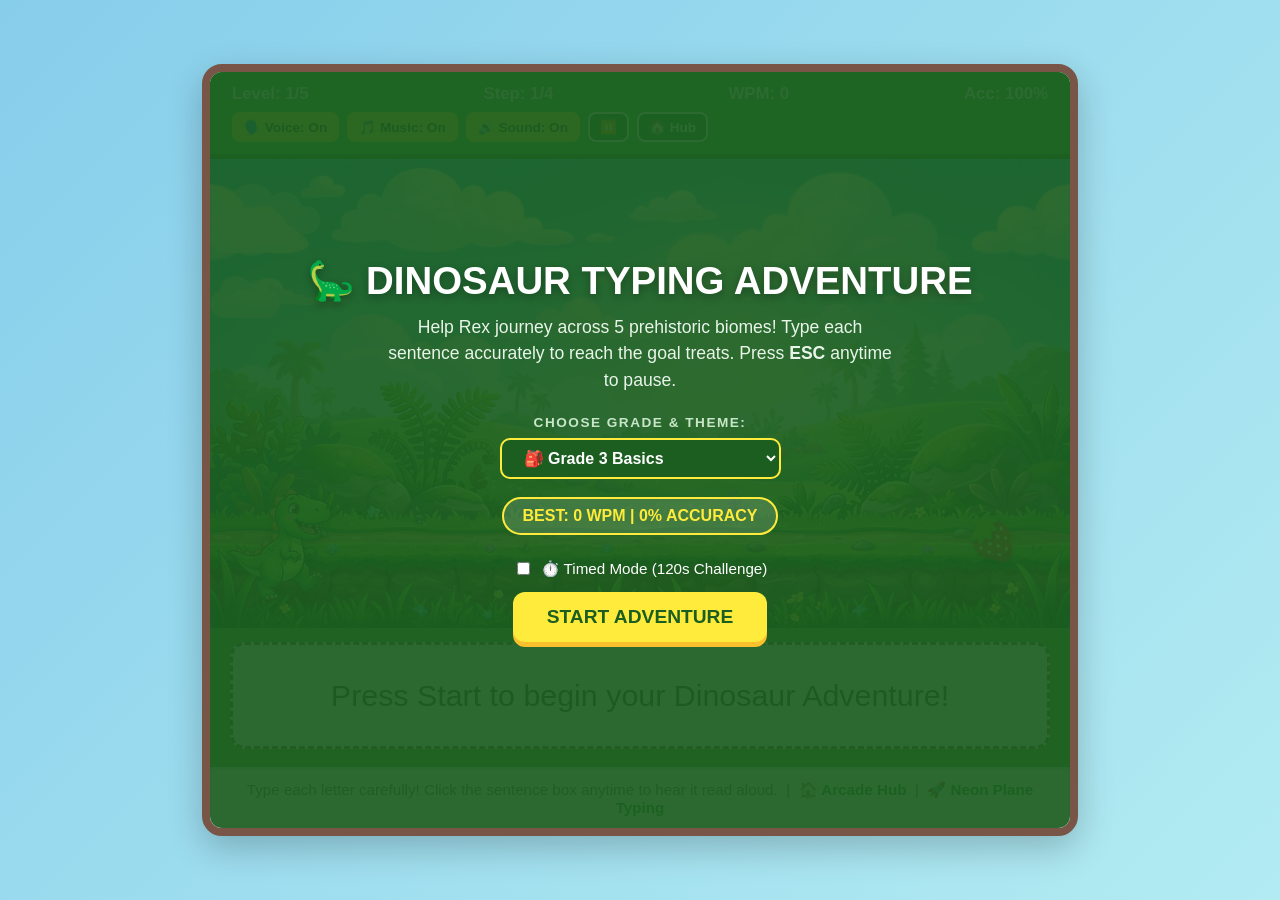
<file: dino-game.html>
<!DOCTYPE html>
<html lang="en">
<head>
    <meta charset="UTF-8">
    <meta name="viewport" content="width=device-width, initial-scale=1.0">
    <title>Dinosaur Adventure Typing</title>
    <link rel="stylesheet" href="dino-style.css">
</head>
<body>
    <div id="game-container">
        <header id="stats-bar">
            <div class="stat">Level: <span id="level-val">1</span>/5</div>
            <div class="stat">Step: <span id="step-val">1</span>/4</div>
            <div class="stat">WPM: <span id="wpm-val">0</span></div>
            <div class="stat">Acc: <span id="accuracy-val">100</span>%</div>
            <div class="stat" id="timed-hud" style="display:none;">⏱️ <span id="timed-val">120</span>s</div>
            <div class="sound-controls">
                <button id="voice-toggle" class="control-btn active" title="Toggle Read-Aloud">🗣️ Voice: On</button>
                <button id="bgm-toggle" class="control-btn active" title="Toggle Music">🎵 Music: On</button>
                <button id="sound-toggle" class="control-btn active" title="Toggle Sound">🔊 Sound: On</button>
                <button id="hud-pause-btn" class="control-btn" type="button" title="Pause (ESC)">⏸️</button>
                <a href="index.html" class="control-btn" style="text-decoration: none;" title="Arcade Hub">🏠 Hub</a>
            </div>
        </header>

        <main id="game-board" class="biome-1">
            <div id="environment">
                <div class="cloud cloud-1"></div>
                <div class="cloud cloud-2"></div>
                <div class="cloud cloud-3"></div>

                <div id="level-banner" class="level-banner"></div>
                <div id="confetti-container"></div>

                <!-- Cute Cartoony Dinosaur Sprite -->
                <div id="dino-sprite" class="dino-idle">
                    <div id="dino-hat" class="dino-hat"></div>
                    <img src="assets/dino-rex.png" class="dino-img" alt="Rex the Dinosaur">
                </div>

                <!-- Goal Item -->
                <div id="goal-item" title="Goal">🍓</div>
            </div>

            <div id="display-container">
                <div id="sentence-display" title="Click to hear sentence again">
                    <span class="placeholder">Press Start to begin your Dinosaur Adventure!</span>
                </div>
                <div id="key-cue" class="key-cue" style="display:none;"></div>
            </div>
        </main>

        <footer id="input-area">
            <p class="hint">Type each letter carefully! Click the sentence box anytime to hear it read aloud. &nbsp;|&nbsp; <a href="index.html" class="nav-link">🏠 Arcade Hub</a> &nbsp;|&nbsp; <a href="plane-game.html" class="nav-link">🚀 Neon Plane Typing</a></p>
        </footer>

        <!-- Start Modal -->
        <div id="start-screen" class="modal active">
            <h1 class="modal-title">🦕 DINOSAUR TYPING ADVENTURE</h1>
            <p class="modal-subtitle">Help Rex journey across 5 prehistoric biomes! Type each sentence accurately to reach the goal treats. Press <strong>ESC</strong> anytime to pause.</p>
            <div class="grade-picker">
                <label for="grade-select" class="grade-label">CHOOSE GRADE &amp; THEME:</label>
                <select id="grade-select" class="dino-select">
                    <option value="grade3">🎒 Grade 3 Basics</option>
                    <option value="grade4">🔬 Grade 4 Science &amp; Nature</option>
                    <option value="grade5">🏛️ Grade 5 History &amp; Space</option>
                </select>
            </div>
            <div id="best-stats-banner" class="best-stats-banner">BEST: 0 WPM | 0% ACCURACY</div>
            <label class="timed-toggle" style="display:inline-flex;align-items:center;gap:8px;margin-bottom:14px;font-size:0.95rem;cursor:pointer;">
                <input type="checkbox" id="timed-mode-toggle"> ⏱️ Timed Mode (120s Challenge)
            </label>
            <button id="start-btn" class="modal-btn">START ADVENTURE</button>
        </div>

        <!-- Pause Modal -->
        <div id="pause-screen" class="modal">
            <h1 class="modal-title">⏸️ ADVENTURE PAUSED</h1>
            <p class="modal-subtitle">Rex is resting by a fern. Press <strong>ESC</strong> or click below to continue!</p>
            <div class="modal-btn-row">
                <button id="resume-btn" class="modal-btn">RESUME</button>
                <button id="pause-menu-btn" class="modal-btn secondary">MAIN MENU</button>
            </div>
        </div>

        <!-- Victory Modal -->
        <div id="victory-screen" class="modal">
            <h1 class="modal-title victory">🏆 PREHISTORIC MASTER!</h1>
            <p class="modal-subtitle">Rex explored all 5 biomes and collected every treat!</p>
            <div id="new-record-badge" class="new-record-badge" style="display: none;">🌟 NEW BEST WPM!</div>
            <div class="victory-stats">
                <span id="final-stars-val">⭐⭐⭐</span> &nbsp;|&nbsp; WPM: <span id="final-wpm-val">0</span> &nbsp;|&nbsp; ACCURACY: <span id="final-acc-val">100</span>%
            </div>
            <div id="dino-practice-container" class="dino-practice-container"></div>
            <div class="modal-btn-row">
                <button id="practice-missed-btn" class="modal-btn secondary" style="display: none;">PRACTICE MISSED WORDS</button>
                <button id="play-again-btn" class="modal-btn">PLAY AGAIN</button>
                <button id="victory-menu-btn" class="modal-btn secondary">MAIN MENU</button>
            </div>
        </div>
    </div>
    <script src="shared/audio.js"></script>
    <script src="shared/profile.js"></script>
    <script src="db/dino-sentences.js"></script>
    <script src="dino-game.js"></script>
</body>
</html>
</file>
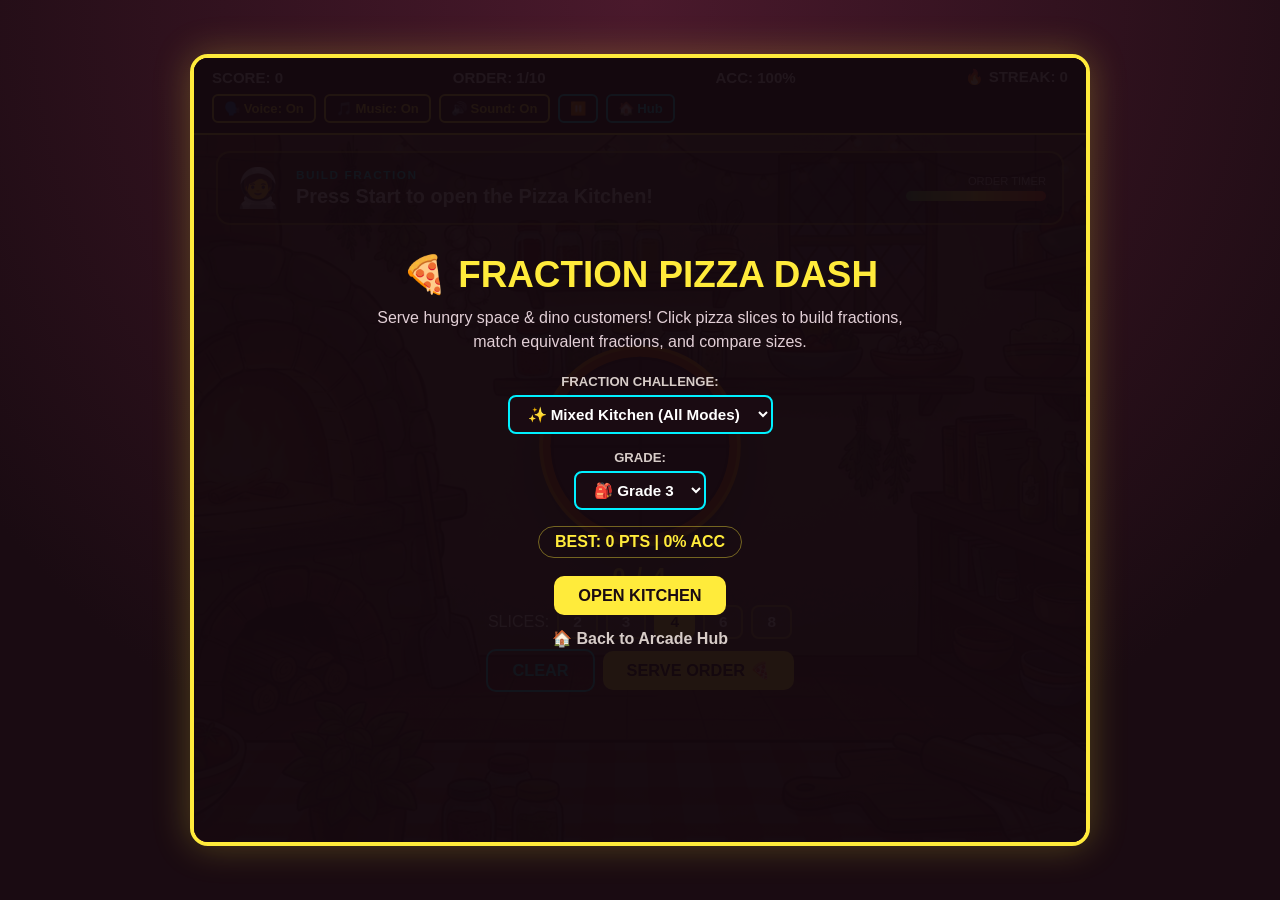
<file: fraction-dash.html>
<!DOCTYPE html>
<html lang="en">
<head>
    <meta charset="UTF-8">
    <meta name="viewport" content="width=device-width, initial-scale=1.0">
    <title>Fraction Pizza Dash — LAUSD Grade 3+</title>
    <link rel="stylesheet" href="shared/ui.css">
    <link rel="stylesheet" href="fraction-dash.css">
</head>
<body>
    <div id="game-container">
        <header id="hud">
            <div class="hud-item">SCORE: <span id="score-val">0</span></div>
            <div class="hud-item">ORDER: <span id="order-val">1</span>/10</div>
            <div class="hud-item">ACC: <span id="acc-val">100%</span></div>
            <div class="hud-item" id="streak-hud">🔥 STREAK: <span id="streak-val">0</span></div>
            <div class="hud-controls">
                <button id="voice-toggle" class="control-btn active" type="button">🗣️ Voice: On</button>
                <button id="bgm-toggle" class="control-btn active" type="button">🎵 Music: On</button>
                <button id="sound-toggle" class="control-btn active" type="button">🔊 Sound: On</button>
                <button id="hud-pause-btn" class="control-btn" type="button" title="Pause (ESC)">⏸️</button>
                <a href="index.html" class="control-btn" style="text-decoration: none;" title="Arcade Hub">🏠 Hub</a>
            </div>
        </header>

        <main id="kitchen-stage">
            <!-- Order Ticket & Timer -->
            <div class="order-ticket">
                <div class="customer-avatar" id="customer-avatar">🧑‍🚀</div>
                <div class="order-info">
                    <div id="order-mode-tag" class="order-tag">BUILD FRACTION</div>
                    <div id="order-prompt" class="order-prompt">Press Start to open the Pizza Kitchen!</div>
                </div>
                <div class="timer-wrap">
                    <div class="timer-label">ORDER TIMER</div>
                    <div class="timer-bar-bg"><div id="timer-bar" class="timer-bar"></div></div>
                </div>
            </div>

            <!-- Interactive Pizza Builder / Comparison Workspace -->
            <div id="workspace" class="workspace">
                <div class="pizza-panel">
                    <svg id="pizza-svg" viewBox="-120 -120 240 240" class="pizza-svg" aria-label="Interactive Fraction Pizza"></svg>
                    <div id="pizza-readout" class="pizza-readout">0 / 4</div>
                </div>

                <div id="compare-controls" class="compare-controls" style="display: none;">
                    <button class="compare-btn" data-op="<" type="button">&lt; Less</button>
                    <button class="compare-btn" data-op="=" type="button">= Equal</button>
                    <button class="compare-btn" data-op=">" type="button">&gt; Greater</button>
                </div>

                <div id="builder-controls" class="builder-controls">
                    <div class="denom-row">
                        <span>SLICES:</span>
                        <button class="denom-btn" data-d="2" type="button">2</button>
                        <button class="denom-btn" data-d="3" type="button">3</button>
                        <button class="denom-btn active" data-d="4" type="button">4</button>
                        <button class="denom-btn" data-d="6" type="button">6</button>
                        <button class="denom-btn" data-d="8" type="button">8</button>
                    </div>
                    <div class="serve-row">
                        <button id="clear-pizza-btn" class="kitchen-btn secondary" type="button">CLEAR</button>
                        <button id="serve-btn" class="kitchen-btn" type="button">SERVE ORDER 🍕</button>
                    </div>
                </div>
            </div>

            <div id="feedback-bar" class="feedback-bar"></div>
        </main>

        <!-- Start Modal -->
        <div id="start-screen" class="modal active">
            <h1 class="pizza-title">🍕 FRACTION PIZZA DASH</h1>
            <p class="subtitle">Serve hungry space &amp; dino customers! Click pizza slices to build fractions, match equivalent fractions, and compare sizes.</p>

            <div class="selection-row">
                <div class="selection-container">
                    <label for="mode-select" class="selection-label">FRACTION CHALLENGE:</label>
                    <select id="mode-select" class="pizza-select">
                        <option value="mixed">✨ Mixed Kitchen (All Modes)</option>
                        <option value="build">🍕 Build the Fraction</option>
                        <option value="equiv">⚖️ Equivalent Fractions</option>
                        <option value="compare">🔍 Compare (&lt;, =, &gt;)</option>
                    </select>
                </div>
                <div class="selection-container">
                    <label for="grade-select" class="selection-label">GRADE:</label>
                    <select id="grade-select" class="pizza-select">
                        <option value="3">🎒 Grade 3</option>
                        <option value="4">🚀 Grade 4</option>
                        <option value="5">🎓 Grade 5</option>
                    </select>
                </div>
            </div>

            <div id="pizza-best-banner" class="best-banner">BEST: 0 PTS | 0% ACC</div>
            <button id="start-btn" class="kitchen-btn" type="button">OPEN KITCHEN</button>
            <a href="index.html" class="arcade-link">🏠 Back to Arcade Hub</a>
        </div>

        <!-- Pause Modal -->
        <div id="pause-screen" class="modal">
            <h1 class="pizza-title">⏸️ KITCHEN PAUSED</h1>
            <p class="subtitle">Ovens on hold. Press <strong>ESC</strong> or click Resume.</p>
            <div class="modal-actions">
                <button id="resume-btn" class="kitchen-btn" type="button">RESUME</button>
                <button id="pause-menu-btn" class="kitchen-btn secondary" type="button">MAIN MENU</button>
            </div>
        </div>

        <!-- Shift Complete Modal -->
        <div id="end-screen" class="modal">
            <h1 class="pizza-title">🏆 SHIFT COMPLETE!</h1>
            <p class="subtitle">Every customer got their exact fraction order!</p>
            <div id="new-record-badge" class="new-record-badge" style="display: none;">🌟 NEW HIGH SCORE!</div>
            <div class="final-score">SCORE: <span id="final-score-val">0</span></div>
            <div class="final-stats">ACCURACY: <span id="final-acc-val">100%</span></div>
            <div id="missed-fractions" class="missed-review"></div>
            <div class="modal-actions">
                <button id="restart-btn" class="kitchen-btn" type="button">PLAY AGAIN</button>
                <button id="end-menu-btn" class="kitchen-btn secondary" type="button">MAIN MENU</button>
            </div>
        </div>
    </div>

    <script src="shared/audio.js"></script>
    <script src="shared/profile.js"></script>
    <script src="db/fraction-bank.js"></script>
    <script src="fraction-dash.js"></script>
</body>
</html>
</file>
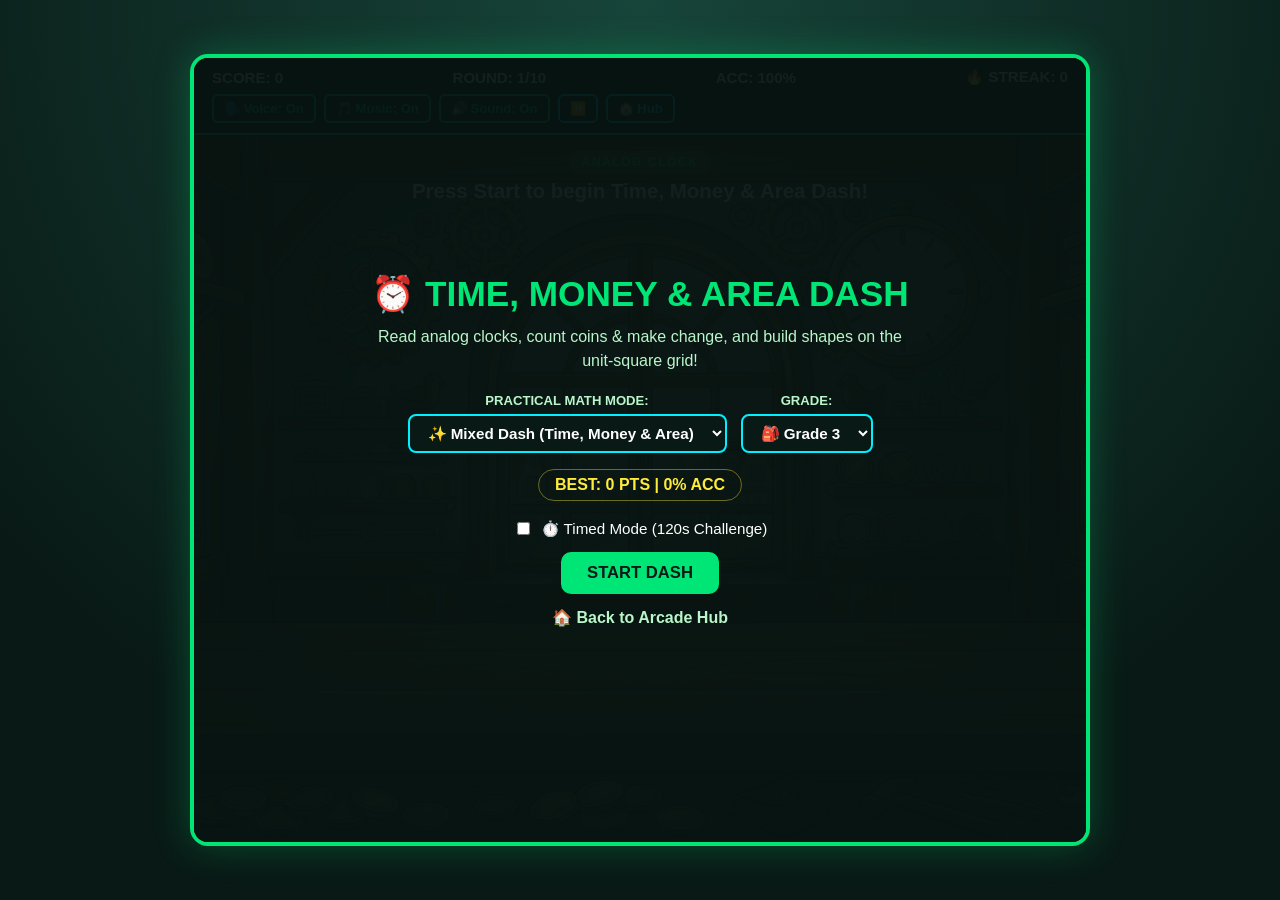
<file: life-math.html>
<!DOCTYPE html>
<html lang="en">
<head>
    <meta charset="UTF-8">
    <meta name="viewport" content="width=device-width, initial-scale=1.0">
    <title>Time, Money &amp; Area Dash — LAUSD Grade 3+</title>
    <link rel="stylesheet" href="shared/ui.css">
    <link rel="stylesheet" href="life-math.css">
</head>
<body>
    <div id="game-container">
        <header id="hud">
            <div class="hud-item">SCORE: <span id="score-val">0</span></div>
            <div class="hud-item">ROUND: <span id="round-val">1</span>/10</div>
            <div class="hud-item">ACC: <span id="acc-val">100%</span></div>
            <div class="hud-item">🔥 STREAK: <span id="streak-val">0</span></div>
            <div class="hud-item" id="timed-hud" style="display:none;">⏱️ <span id="timed-val">120</span>s</div>
            <div class="hud-controls">
                <button id="voice-toggle" class="control-btn active" type="button">🗣️ Voice: On</button>
                <button id="bgm-toggle" class="control-btn active" type="button">🎵 Music: On</button>
                <button id="sound-toggle" class="control-btn active" type="button">🔊 Sound: On</button>
                <button id="hud-pause-btn" class="control-btn" type="button" title="Pause (ESC)">⏸️</button>
                <a href="index.html" class="control-btn" style="text-decoration: none;" title="Arcade Hub">🏠 Hub</a>
            </div>
        </header>

        <main id="dash-stage">
            <div class="challenge-header">
                <span id="mode-tag" class="mode-tag">ANALOG CLOCK</span>
                <div id="challenge-prompt" class="challenge-prompt">Press Start to begin Time, Money &amp; Area Dash!</div>
            </div>

            <!-- Visual Interactive Area -->
            <div id="visual-workspace" class="visual-workspace"></div>

            <!-- Controls / Choices -->
            <div id="input-workspace" class="input-workspace"></div>

            <div id="feedback-bar" class="feedback-bar"></div>
        </main>

        <!-- Start Modal -->
        <div id="start-screen" class="modal active">
            <h1 class="dash-title">⏰ TIME, MONEY &amp; AREA DASH</h1>
            <p class="subtitle">Read analog clocks, count coins &amp; make change, and build shapes on the unit-square grid!</p>

            <div style="display:flex;gap:14px;flex-wrap:wrap;justify-content:center;">
                <div class="selection-container">
                    <label for="mode-select" class="selection-label">PRACTICAL MATH MODE:</label>
                    <select id="mode-select" class="dash-select">
                        <option value="mixed">✨ Mixed Dash (Time, Money &amp; Area)</option>
                        <option value="time">⏰ Time: Analog Clocks</option>
                        <option value="money">🪙 Money: Coins &amp; Change</option>
                        <option value="area">📐 Geometry: Area &amp; Perimeter</option>
                    </select>
                </div>
                <div class="selection-container">
                    <label for="grade-select" class="selection-label">GRADE:</label>
                    <select id="grade-select" class="dash-select">
                        <option value="3">🎒 Grade 3</option>
                        <option value="4">🚀 Grade 4</option>
                        <option value="5">🎓 Grade 5</option>
                    </select>
                </div>
            </div>

            <div id="life-best-banner" class="best-banner">BEST: 0 PTS | 0% ACC</div>
            <label class="timed-toggle" style="display:inline-flex;align-items:center;gap:8px;margin-bottom:14px;font-size:0.95rem;cursor:pointer;">
                <input type="checkbox" id="timed-mode-toggle"> ⏱️ Timed Mode (120s Challenge)
            </label>
            <button id="start-btn" class="dash-btn" type="button">START DASH</button>
            <a href="index.html" class="arcade-link">🏠 Back to Arcade Hub</a>
        </div>

        <!-- Pause Modal -->
        <div id="pause-screen" class="modal">
            <h1 class="dash-title">⏸️ DASH PAUSED</h1>
            <p class="subtitle">Press <strong>ESC</strong> or click Resume.</p>
            <div class="modal-actions">
                <button id="resume-btn" class="dash-btn" type="button">RESUME</button>
                <button id="pause-menu-btn" class="dash-btn secondary" type="button">MAIN MENU</button>
            </div>
        </div>

        <!-- End Modal -->
        <div id="end-screen" class="modal">
            <h1 class="dash-title">🏆 DASH COMPLETE!</h1>
            <p class="subtitle">Awesome real-world math skills!</p>
            <div id="new-record-badge" class="new-record-badge" style="display: none;">🌟 NEW HIGH SCORE!</div>
            <div class="final-score">SCORE: <span id="final-score-val">0</span></div>
            <div class="final-stats"><span id="final-stars-val">⭐⭐⭐</span> &nbsp;|&nbsp; ACCURACY: <span id="final-acc-val">100%</span></div>
            <div id="missed-review" class="missed-review"></div>
            <div class="modal-actions">
                <button id="restart-btn" class="dash-btn" type="button">PLAY AGAIN</button>
                <button id="end-menu-btn" class="dash-btn secondary" type="button">MAIN MENU</button>
            </div>
        </div>
    </div>

    <script src="shared/audio.js"></script>
    <script src="shared/profile.js"></script>
    <script src="life-math.js"></script>
</body>
</html>
</file>
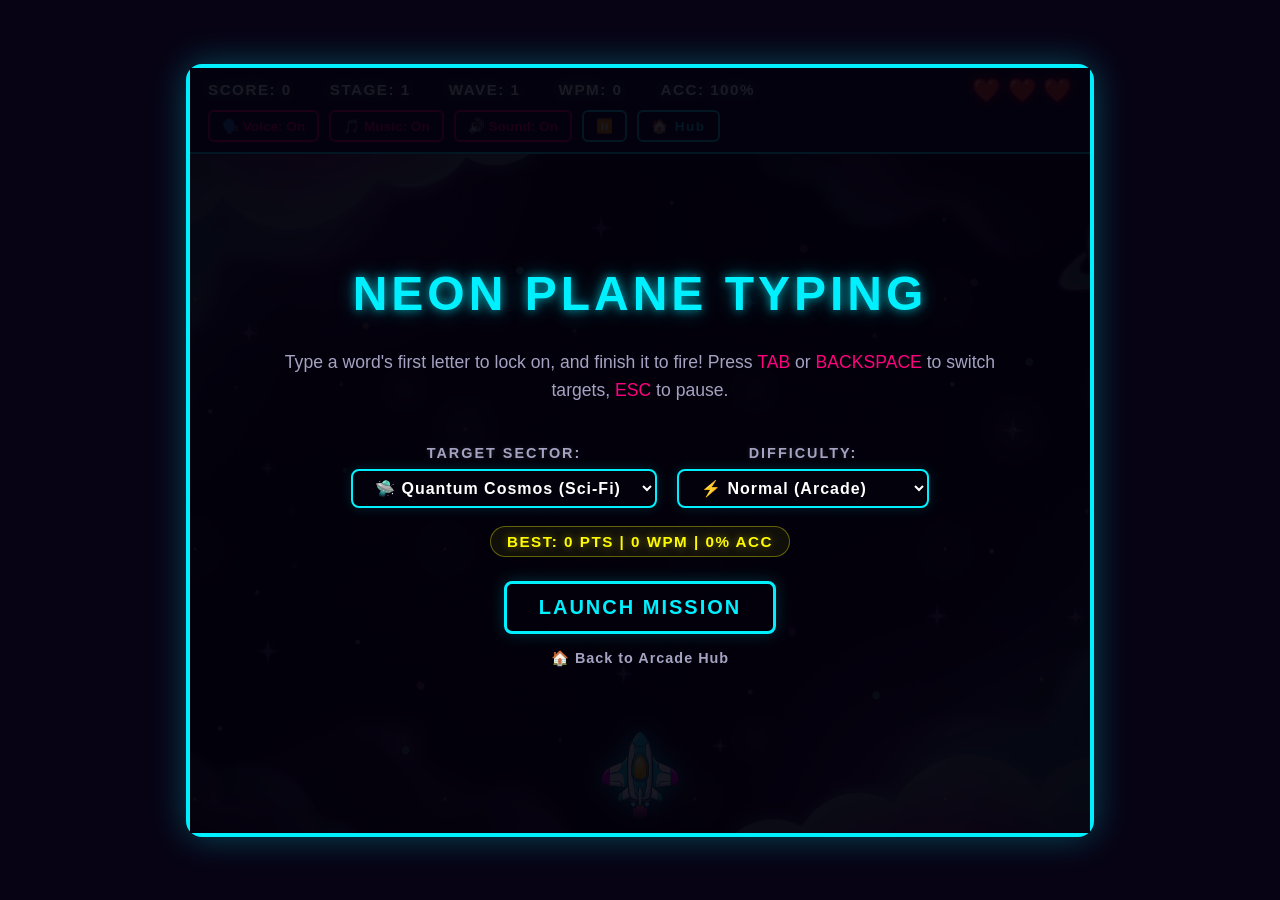
<file: plane-game.html>
<!DOCTYPE html>
<html lang="en">

<head>
    <meta charset="UTF-8">
    <meta name="viewport" content="width=device-width, initial-scale=1.0">
    <title>Neon Plane Typing Adventure</title>
    <link rel="stylesheet" href="plane-style.css">
</head>

<body>
    <div id="game-container">
        <header id="hud">
            <div class="hud-item">SCORE: <span id="score-val">0</span></div>
            <div class="hud-item">STAGE: <span id="stage-val">1</span></div>
            <div class="hud-item">WAVE: <span id="wave-val">1</span></div>
            <div class="hud-item">WPM: <span id="wpm-val">0</span></div>
            <div class="hud-item">ACC: <span id="acc-val">100%</span></div>
            <div class="hud-item" id="combo-hud" style="opacity: 0; transform: scale(0.8); transition: all 0.3s ease;">
                COMBO: <span id="combo-val">0</span> (<span id="mult-val">1.0</span>x)</div>
            <div class="hud-item" id="emp-hud" style="display: none;">❄️ SLOW-MO</div>
            <div id="lives-container">
                <span class="heart active">❤️</span>
                <span class="heart active">❤️</span>
                <span class="heart active">❤️</span>
            </div>
            <div class="hud-controls">
                <button id="voice-toggle" class="control-btn active" title="Toggle Word Pronunciation">🗣️ Voice: On</button>
                <button id="bgm-toggle" class="control-btn active" title="Toggle Music">🎵 Music: On</button>
                <button id="sound-toggle" class="control-btn active" title="Toggle Sound">🔊 Sound: On</button>
                <button id="hud-pause-btn" class="control-btn" type="button" title="Pause (ESC)">⏸️</button>
                <a href="index.html" class="control-btn" style="text-decoration: none;" title="Arcade Hub">🏠 Hub</a>
            </div>
        </header>

        <main id="game-area">
            <!-- Background starfield -->
            <div class="starfield"></div>

            <!-- Dynamic elements: lasers, explosions, falling words will be added here -->
            <div id="words-container"></div>
            <div id="lasers-container"></div>
            <div id="explosions-container"></div>
            <div id="stage-banner" class="stage-banner"></div>

            <!-- Boss Mothership -->
            <div id="enemy-boss">
                <div class="boss-shield-dome"></div>
                <div class="boss-ship">
                    <img src="assets/boss-mothership.png" class="boss-sprite" alt="Boss Mothership">
                </div>
                <div id="boss-name-label" class="boss-name-label"></div>
                <div id="boss-health-container">
                    <div id="boss-health-bar"></div>
                </div>
                <div id="boss-charge-container" title="Mega Beam Charge">
                    <div id="boss-charge-bar"></div>
                </div>
            </div>

            <!-- Player Plane -->
            <div id="player-plane">
                <div id="player-shield"></div>
                <div class="thruster-glow"></div>
                <img src="assets/player-plane.png" class="player-sprite" alt="Player Plane">
            </div>
        </main>

        <!-- Start Game Screen -->
        <div id="start-screen" class="modal active">
            <h1 class="neon-title">NEON PLANE TYPING</h1>
            <p class="subtitle">Type a word's first letter to lock on, and finish it to fire! Press <span
                    style="color: var(--neon-pink)">TAB</span> or <span style="color: var(--neon-pink)">BACKSPACE</span>
                to switch targets, <span style="color: var(--neon-pink)">ESC</span> to pause.</p>

            <div class="selection-row">
                <div class="selection-container">
                    <label for="vocab-select" class="selection-label">TARGET SECTOR:</label>
                    <select id="vocab-select" class="neon-select">
                        <option value="scifi">🛸 Quantum Cosmos (Sci-Fi)</option>
                        <option value="grade3">🎒 LAUSD Grade 3 ELA</option>
                        <option value="grade4">🚀 LAUSD Grade 4 ELA</option>
                        <option value="grade5">🎓 LAUSD Grade 5 ELA</option>
                        <option value="custom">✏️ Custom Spelling List</option>
                    </select>
                </div>

                <div class="selection-container">
                    <label for="difficulty-select" class="selection-label">DIFFICULTY:</label>
                    <select id="difficulty-select" class="neon-select">
                        <option value="easy">🌱 Easy (Kid-Friendly)</option>
                        <option value="normal" selected>⚡ Normal (Arcade)</option>
                        <option value="hard">🔥 Hard (Ace Pilot)</option>
                    </select>
                </div>
            </div>

            <div id="custom-words-panel" class="custom-words-panel" style="display: none;">
                <label for="custom-words-input" class="selection-label">PASTE SPELLING WORDS (COMMA OR SPACE SEPARATED):</label>
                <textarea id="custom-words-input" class="custom-words-input" rows="2" placeholder="planet, galaxy, comet, orbit, rocket"></textarea>
            </div>

            <div id="sector-best-banner" class="sector-best-banner">BEST: 0 PTS | 0 WPM | 0% ACC</div>

            <button id="start-btn" class="action-btn">LAUNCH MISSION</button>
            <a href="index.html" class="arcade-link">🏠 Back to Arcade Hub</a>
        </div>

        <!-- Game Over Screen -->
        <div id="game-over-screen" class="modal">
            <h1 class="neon-title error">MISSION FAILED</h1>
            <p class="subtitle">Your hulls collapsed from the kinetic impact of un-typed debris.</p>
            <div id="new-record-badge" class="new-record-badge" style="display: none;">🏆 NEW SECTOR HIGH SCORE!</div>
            <div class="final-score">SCORE: <span id="final-score-val">0</span></div>
            <div class="final-stats">WPM: <span id="final-wpm-val">0</span> &nbsp;|&nbsp; ACCURACY: <span
                    id="final-acc-val">100%</span> &nbsp;|&nbsp; STAGE: <span id="final-stage-val">1</span> &nbsp;|&nbsp; WAVE: <span id="final-wave-val">1</span></div>
            <div id="practice-words-container" class="practice-words-container"></div>
            <div class="gameover-actions">
                <button id="practice-missed-btn" class="action-btn secondary-btn" style="display: none;">PRACTICE MISSED WORDS</button>
                <button id="restart-btn" class="action-btn">REDEPLOY</button>
                <button id="gameover-menu-btn" class="action-btn secondary-btn">MAIN MENU</button>
            </div>
        </div>

        <!-- Pause Screen -->
        <div id="pause-screen" class="modal">
            <h1 class="neon-title">MISSION PAUSED</h1>
            <p class="subtitle">System diagnostics nominal. Press <span style="color: var(--neon-pink)">ESC</span> or
                click below to resume flight.</p>
            <div class="gameover-actions">
                <button id="resume-btn" class="action-btn">RESUME SYSTEM</button>
                <button id="pause-menu-btn" class="action-btn secondary-btn">MAIN MENU</button>
            </div>
        </div>

        <!-- 3-Stage Victory Choice Screen -->
        <div id="victory-choice-screen" class="modal">
            <h1 class="neon-title" style="color: #4ade80;">🏆 3-STAGE VICTORY!</h1>
            <p class="subtitle">All 3 Boss fleets defeated! Continue into Endless Sector or claim your victory stars now?</p>
            <div class="gameover-actions">
                <button id="endless-continue-btn" class="action-btn">CONTINUE ENDLESS</button>
                <button id="victory-finish-btn" class="action-btn secondary-btn">FINISH &amp; CLAIM STARS</button>
            </div>
        </div>
    </div>
    <script src="shared/audio.js"></script>
    <script src="shared/profile.js"></script>
    <script src="db/ela-words.js"></script>
    <script src="plane-game.js"></script>
</body>

</html>
</file>
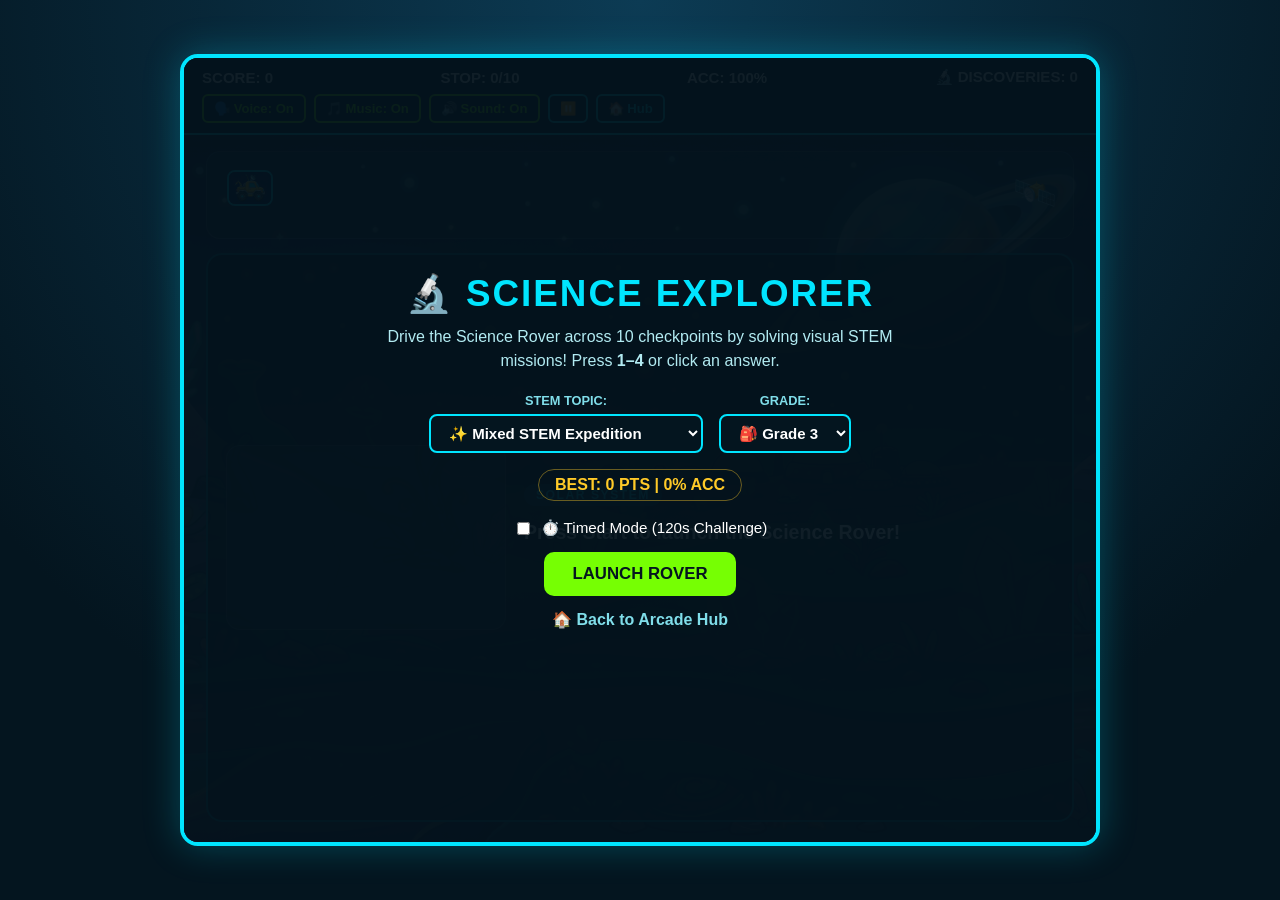
<file: science-explorer.html>
<!DOCTYPE html>
<html lang="en">
<head>
    <meta charset="UTF-8">
    <meta name="viewport" content="width=device-width, initial-scale=1.0">
    <title>Science Explorer — LAUSD Grade 3+ STEM</title>
    <link rel="stylesheet" href="shared/ui.css">
    <link rel="stylesheet" href="science-explorer.css">
</head>
<body>
    <div id="game-container">
        <header id="hud">
            <div class="hud-item">SCORE: <span id="score-val">0</span></div>
            <div class="hud-item">STOP: <span id="step-val">0/10</span></div>
            <div class="hud-item">ACC: <span id="acc-val">100%</span></div>
            <div class="hud-item">🔬 DISCOVERIES: <span id="disc-val">0</span></div>
            <div class="hud-item" id="timed-hud" style="display:none;">⏱️ <span id="timed-val">120</span>s</div>
            <div class="hud-controls">
                <button id="voice-toggle" class="control-btn active" type="button">🗣️ Voice: On</button>
                <button id="bgm-toggle" class="control-btn active" type="button">🎵 Music: On</button>
                <button id="sound-toggle" class="control-btn active" type="button">🔊 Sound: On</button>
                <button id="hud-pause-btn" class="control-btn" type="button" title="Pause (ESC)">⏸️</button>
                <a href="index.html" class="control-btn" style="text-decoration: none;" title="Arcade Hub">🏠 Hub</a>
            </div>
        </header>

        <main id="lab-stage">
            <!-- Rover Expedition Track -->
            <div class="rover-track-box">
                <div class="lab-goal" title="Base Lab">🛰️</div>
                <div id="rover" class="rover"><img src="assets/science-rover.jpg" style="width:46px;height:36px;border-radius:8px;object-fit:cover;border:2px solid #00e5ff;" alt="Science Rover"></div>
                <div id="trail-nodes" class="trail-nodes"></div>
            </div>

            <!-- Visual STEM Diagram + Mission Card -->
            <div class="mission-panel">
                <div id="diagram-box" class="diagram-box"></div>
                <div class="question-side">
                    <div id="q-topic" class="q-topic">SOLAR SYSTEM</div>
                    <div id="q-prompt" class="q-prompt" title="Click to hear question">Press Start to launch the Science Rover!</div>
                    <div id="q-choices" class="q-choices"></div>
                    <div id="q-feedback" class="q-feedback"></div>
                </div>
            </div>
        </main>

        <!-- Start Modal -->
        <div id="start-screen" class="modal active">
            <h1 class="sci-title">🔬 SCIENCE EXPLORER</h1>
            <p class="subtitle">Drive the Science Rover across 10 checkpoints by solving visual STEM missions! Press <strong>1–4</strong> or click an answer.</p>

            <div class="selection-row">
                <div class="selection-container">
                    <label for="topic-select" class="selection-label">STEM TOPIC:</label>
                    <select id="topic-select" class="sci-select">
                        <option value="mixed">✨ Mixed STEM Expedition</option>
                        <option value="solar">🪐 Solar System &amp; Space</option>
                        <option value="foodchain">🌿 Food Chains &amp; Ecosystems</option>
                        <option value="watercycle">💧 Water Cycle &amp; Weather</option>
                        <option value="matter">⚛️ States of Matter</option>
                        <option value="circuits">⚡ Electricity &amp; Circuits</option>
                    </select>
                </div>
                <div class="selection-container">
                    <label for="grade-select" class="selection-label">GRADE:</label>
                    <select id="grade-select" class="sci-select">
                        <option value="3">🎒 Grade 3</option>
                        <option value="4">🚀 Grade 4</option>
                        <option value="5">🎓 Grade 5</option>
                    </select>
                </div>
            </div>

            <div id="sci-best-banner" class="best-banner">BEST: 0 PTS | 0% ACC</div>
            <label class="timed-toggle" style="display:inline-flex;align-items:center;gap:8px;margin-bottom:14px;font-size:0.95rem;cursor:pointer;">
                <input type="checkbox" id="timed-mode-toggle"> ⏱️ Timed Mode (120s Challenge)
            </label>
            <button id="start-btn" class="sci-btn" type="button">LAUNCH ROVER</button>
            <a href="index.html" class="arcade-link">🏠 Back to Arcade Hub</a>
        </div>

        <!-- Pause Modal -->
        <div id="pause-screen" class="modal">
            <h1 class="sci-title">⏸️ EXPEDITION PAUSED</h1>
            <p class="subtitle">Press <strong>ESC</strong> or click Resume to continue.</p>
            <div class="modal-actions">
                <button id="resume-btn" class="sci-btn" type="button">RESUME</button>
                <button id="pause-menu-btn" class="sci-btn secondary" type="button">MAIN MENU</button>
            </div>
        </div>

        <!-- End Modal -->
        <div id="end-screen" class="modal">
            <h1 class="sci-title">🏆 MISSION COMPLETE!</h1>
            <p class="subtitle">Your Science Rover reached the Base Lab with new discoveries!</p>
            <div id="new-record-badge" class="new-record-badge" style="display: none;">🌟 NEW HIGH SCORE!</div>
            <div class="final-score">SCORE: <span id="final-score-val">0</span></div>
            <div class="final-stats"><span id="final-stars-val">⭐⭐⭐</span> &nbsp;|&nbsp; ACCURACY: <span id="final-acc-val">100%</span> &nbsp;|&nbsp; DISCOVERIES: <span id="final-disc-val">0</span></div>
            <div id="missed-review" class="missed-review"></div>
            <div class="modal-actions">
                <button id="restart-btn" class="sci-btn" type="button">PLAY AGAIN</button>
                <button id="end-menu-btn" class="sci-btn secondary" type="button">MAIN MENU</button>
            </div>
        </div>
    </div>

    <script src="shared/audio.js"></script>
    <script src="shared/profile.js"></script>
    <script src="db/science-bank.js"></script>
    <script src="science-explorer.js"></script>
</body>
</html>
</file>
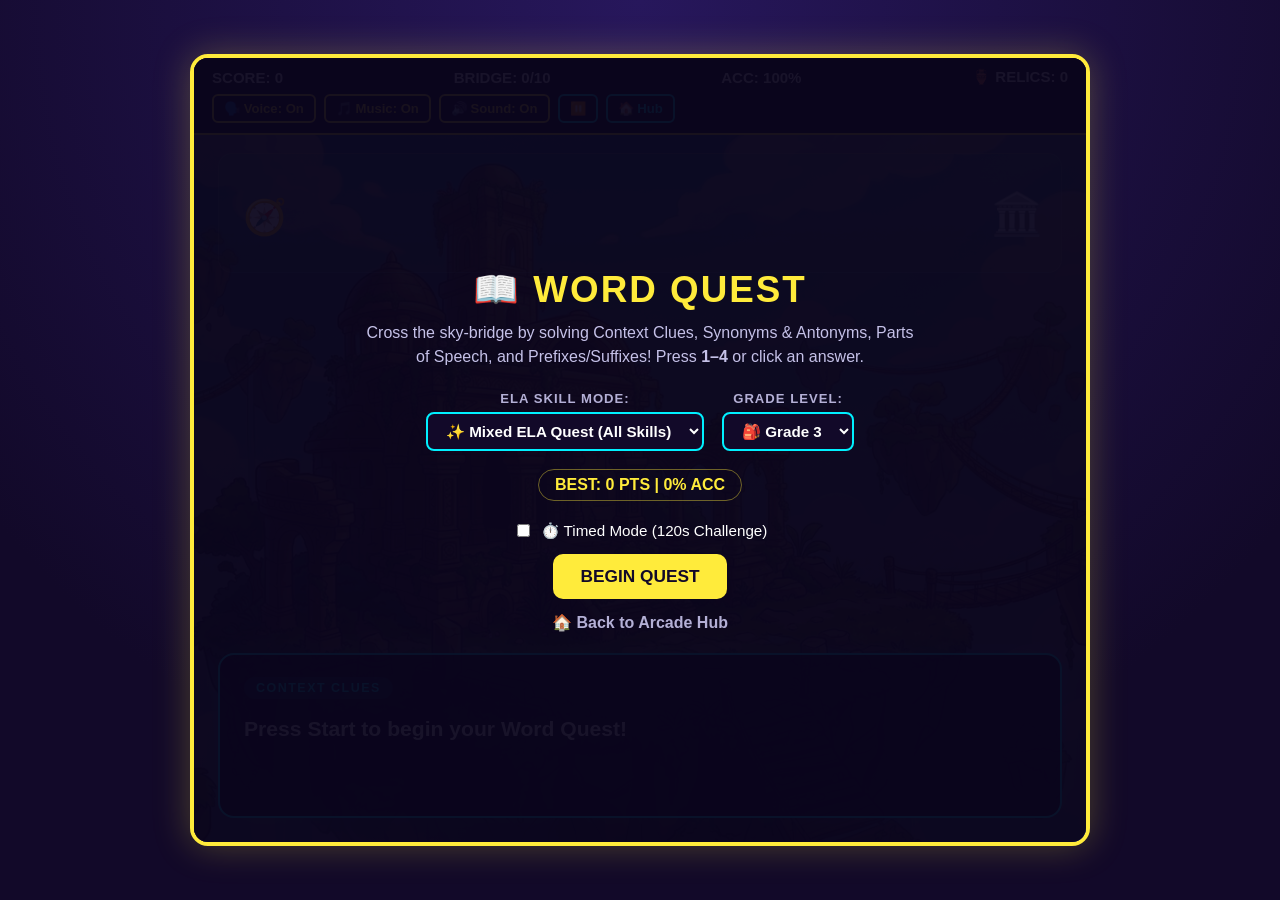
<file: word-quest.html>
<!DOCTYPE html>
<html lang="en">
<head>
    <meta charset="UTF-8">
    <meta name="viewport" content="width=device-width, initial-scale=1.0">
    <title>Word Quest — LAUSD Grade 3+ ELA</title>
    <link rel="stylesheet" href="shared/ui.css">
    <link rel="stylesheet" href="word-quest.css">
</head>
<body>
    <div id="game-container">
        <header id="hud">
            <div class="hud-item">SCORE: <span id="score-val">0</span></div>
            <div class="hud-item">BRIDGE: <span id="step-val">0/10</span></div>
            <div class="hud-item">ACC: <span id="acc-val">100%</span></div>
            <div class="hud-item" id="relics-hud">🏺 RELICS: <span id="relic-val">0</span></div>
            <div class="hud-item" id="timed-hud" style="display:none;">⏱️ <span id="timed-val">120</span>s</div>
            <div class="hud-controls">
                <button id="voice-toggle" class="control-btn active" type="button">🗣️ Voice: On</button>
                <button id="bgm-toggle" class="control-btn active" type="button">🎵 Music: On</button>
                <button id="sound-toggle" class="control-btn active" type="button">🔊 Sound: On</button>
                <button id="hud-pause-btn" class="control-btn" type="button" title="Pause (ESC)">⏸️</button>
                <a href="index.html" class="control-btn" style="text-decoration: none;" title="Arcade Hub">🏠 Hub</a>
            </div>
        </header>

        <main id="quest-stage">
            <!-- Bridge Scene -->
            <div id="bridge-scene">
                <div class="temple-goal" title="Relic Temple">🏛️</div>
                <div id="explorer" class="explorer">🧭</div>
                <div id="bridge-track" class="bridge-track"></div>
            </div>

            <!-- Question Card -->
            <div id="question-card" class="question-card">
                <div id="q-category" class="q-category">CONTEXT CLUES</div>
                <div id="q-prompt" class="q-prompt" title="Click to hear question">Press Start to begin your Word Quest!</div>
                <div id="q-choices" class="q-choices"></div>
                <div id="q-feedback" class="q-feedback"></div>
            </div>
        </main>

        <!-- Start Modal -->
        <div id="start-screen" class="modal active">
            <h1 class="quest-title">📖 WORD QUEST</h1>
            <p class="subtitle">Cross the sky-bridge by solving Context Clues, Synonyms &amp; Antonyms, Parts of Speech, and Prefixes/Suffixes! Press <strong>1–4</strong> or click an answer.</p>

            <div class="selection-row">
                <div class="selection-container">
                    <label for="mode-select" class="selection-label">ELA SKILL MODE:</label>
                    <select id="mode-select" class="quest-select">
                        <option value="mixed">✨ Mixed ELA Quest (All Skills)</option>
                        <option value="context">🔍 Context Clues</option>
                        <option value="synonyms">🔄 Synonyms &amp; Antonyms</option>
                        <option value="grammar">🏷️ Parts of Speech</option>
                        <option value="affixes">🧩 Prefixes &amp; Suffixes</option>
                    </select>
                </div>
                <div class="selection-container">
                    <label for="grade-select" class="selection-label">GRADE LEVEL:</label>
                    <select id="grade-select" class="quest-select">
                        <option value="3">🎒 Grade 3</option>
                        <option value="4">🚀 Grade 4</option>
                        <option value="5">🎓 Grade 5</option>
                    </select>
                </div>
            </div>

            <div id="quest-best-banner" class="best-banner">BEST: 0 PTS | 0% ACC</div>
            <label class="timed-toggle" style="display:inline-flex;align-items:center;gap:8px;margin-bottom:14px;font-size:0.95rem;cursor:pointer;">
                <input type="checkbox" id="timed-mode-toggle"> ⏱️ Timed Mode (120s Challenge)
            </label>
            <button id="start-btn" class="quest-btn" type="button">BEGIN QUEST</button>
            <a href="index.html" class="arcade-link">🏠 Back to Arcade Hub</a>
        </div>

        <!-- Pause Modal -->
        <div id="pause-screen" class="modal">
            <h1 class="quest-title">⏸️ QUEST PAUSED</h1>
            <p class="subtitle">Press <strong>ESC</strong> or click Resume to continue crossing the bridge.</p>
            <div class="modal-actions">
                <button id="resume-btn" class="quest-btn" type="button">RESUME</button>
                <button id="pause-menu-btn" class="quest-btn secondary" type="button">MAIN MENU</button>
            </div>
        </div>

        <!-- Victory / Summary Modal -->
        <div id="end-screen" class="modal">
            <h1 class="quest-title">🏆 TEMPLE REACHED!</h1>
            <p class="subtitle">You built the sky-bridge and mastered the ELA challenges!</p>
            <div id="new-record-badge" class="new-record-badge" style="display: none;">🌟 NEW HIGH SCORE!</div>
            <div class="final-score">SCORE: <span id="final-score-val">0</span></div>
            <div class="final-stats"><span id="final-stars-val">⭐⭐⭐</span> &nbsp;|&nbsp; ACCURACY: <span id="final-acc-val">100%</span> &nbsp;|&nbsp; RELICS: <span id="final-relic-val">0</span></div>
            <div id="missed-review" class="missed-review"></div>
            <div class="modal-actions">
                <button id="restart-btn" class="quest-btn" type="button">PLAY AGAIN</button>
                <button id="end-menu-btn" class="quest-btn secondary" type="button">MAIN MENU</button>
            </div>
        </div>
    </div>

    <script src="shared/audio.js"></script>
    <script src="shared/profile.js"></script>
    <script src="db/word-quest-bank.js"></script>
    <script src="word-quest.js"></script>
</body>
</html>
</file>
<file: shared/ui.css>
/* Shared UI tokens, pills, badges, modals, and responsive helpers for Neon Typing Arcade */
:root {
    --arcade-bg: #070314;
    --arcade-card: #0f0a2a;
    --arcade-blue: #00f0ff;
    --arcade-pink: #ff007f;
    --arcade-yellow: #ffeb3b;
    --arcade-green: #39ff14;
    --arcade-red: #ff073a;
    --arcade-text: #ffffff;
    --arcade-muted: #b4b0d6;
}

/* HUD & Stat Pills */
.arcade-pill {
    display: inline-flex;
    align-items: center;
    gap: 6px;
    padding: 5px 12px;
    border-radius: 999px;
    font-size: 0.85rem;
    font-weight: 700;
    letter-spacing: 0.5px;
    border: 1px solid rgba(0, 240, 255, 0.4);
    background: rgba(0, 240, 255, 0.08);
    color: var(--arcade-blue);
}

.arcade-star-pill {
    border-color: rgba(255, 235, 59, 0.5);
    background: rgba(255, 235, 59, 0.1);
    color: var(--arcade-yellow);
}

.arcade-streak-pill {
    border-color: rgba(255, 0, 127, 0.5);
    background: rgba(255, 0, 127, 0.12);
    color: #ff80ab;
}

/* Badges */
.arcade-badges-row {
    display: flex;
    flex-wrap: wrap;
    justify-content: center;
    gap: 10px;
}

.arcade-badge {
    display: inline-flex;
    align-items: center;
    gap: 6px;
    padding: 6px 12px;
    border-radius: 12px;
    font-size: 0.82rem;
    font-weight: 700;
    border: 1px solid rgba(255, 235, 59, 0.45);
    background: rgba(255, 235, 59, 0.1);
    color: #fff;
    transition: transform 0.15s ease;
}

.arcade-badge.unlocked:hover {
    transform: translateY(-2px);
}

.arcade-badge.locked {
    opacity: 0.42;
    filter: grayscale(85%);
    border-color: rgba(255, 255, 255, 0.18);
    background: rgba(255, 255, 255, 0.04);
}

/* Filter Tabs */
.arcade-tabs {
    display: flex;
    flex-wrap: wrap;
    justify-content: center;
    gap: 10px;
}

.arcade-tab {
    background: rgba(255, 255, 255, 0.05);
    border: 2px solid rgba(0, 240, 255, 0.35);
    color: var(--arcade-muted);
    padding: 7px 16px;
    border-radius: 999px;
    font-size: 0.88rem;
    font-weight: 700;
    cursor: pointer;
    transition: all 0.2s ease;
}

.arcade-tab:hover {
    border-color: var(--arcade-blue);
    color: #fff;
}

.arcade-tab.active {
    background: var(--arcade-blue);
    border-color: var(--arcade-blue);
    color: #050214;
    box-shadow: 0 0 14px rgba(0, 240, 255, 0.45);
}

/* Shared Buttons */
.arcade-btn {
    background: transparent;
    border: 2px solid var(--arcade-blue);
    color: var(--arcade-blue);
    padding: 9px 18px;
    border-radius: 10px;
    font-size: 0.92rem;
    font-weight: 800;
    letter-spacing: 1px;
    cursor: pointer;
    transition: all 0.2s ease;
}

.arcade-btn:hover {
    background: var(--arcade-blue);
    color: #050214;
    box-shadow: 0 0 18px rgba(0, 240, 255, 0.45);
}

.arcade-btn.secondary {
    border-color: var(--arcade-pink);
    color: var(--arcade-pink);
}

.arcade-btn.secondary:hover {
    background: var(--arcade-pink);
    color: #fff;
    box-shadow: 0 0 18px rgba(255, 0, 127, 0.45);
}

/* Shared Modal Overlay */
.arcade-modal {
    position: fixed;
    inset: 0;
    background: rgba(5, 2, 18, 0.86);
    display: flex;
    align-items: center;
    justify-content: center;
    padding: 20px;
    z-index: 200;
    opacity: 0;
    pointer-events: none;
    transition: opacity 0.25s ease;
}

.arcade-modal.active {
    opacity: 1;
    pointer-events: all;
}

.arcade-modal-card {
    width: min(640px, 100%);
    max-height: 85vh;
    overflow-y: auto;
    background: var(--arcade-card);
    border: 2px solid var(--arcade-blue);
    border-radius: 18px;
    padding: 24px;
    box-shadow: 0 0 36px rgba(0, 240, 255, 0.28);
    color: #fff;
}

.arcade-report-grid {
    display: grid;
    grid-template-columns: repeat(auto-fit, minmax(130px, 1fr));
    gap: 12px;
    margin: 16px 0;
}

.arcade-stat-box {
    background: rgba(255, 255, 255, 0.05);
    border: 1px solid rgba(255, 255, 255, 0.14);
    border-radius: 12px;
    padding: 12px;
    text-align: center;
}

.arcade-stat-box .label {
    font-size: 0.78rem;
    color: var(--arcade-muted);
    margin-bottom: 4px;
}

.arcade-stat-box .value {
    font-size: 1.3rem;
    font-weight: 900;
    color: var(--arcade-yellow);
}

@media (max-width: 640px) {
    .arcade-modal-card {
        padding: 18px;
    }
    .arcade-tab {
        padding: 6px 12px;
        font-size: 0.82rem;
    }
}

/* T6.14 Shared Micro-Patrol, Idle Breathing & Reaction Keyframes */
@keyframes arcade-patrol {
    0%, 100% { transform: translateX(-6px); }
    50% { transform: translateX(6px); }
}

@keyframes arcade-bob {
    0%, 100% { transform: translateY(0); }
    50% { transform: translateY(-4px); }
}

@keyframes arcade-breathe {
    0%, 100% { transform: scale(1); }
    50% { transform: scale(1.03); }
}

@keyframes arcade-react {
    0% { transform: scale(1); }
    45% { transform: scale(1.12); }
    100% { transform: scale(1); }
}
</file>
<file: astro-math.css>
:root {
    --bg-dark: #070314;
    --neon-blue: #00f0ff;
    --neon-pink: #ff007f;
    --neon-green: #39ff14;
    --neon-yellow: #fffb00;
    --neon-red: #ff073a;
}

* { box-sizing: border-box; }

body {
    margin: 0;
    padding: 0;
    font-family: 'Segoe UI', Tahoma, Geneva, Verdana, sans-serif;
    background-color: var(--bg-dark);
    color: #fff;
    display: flex;
    justify-content: center;
    align-items: center;
    height: 100vh;
    overflow: hidden;
    user-select: none;
}

#game-container {
    width: 95vw;
    max-width: 900px;
    height: 88vh;
    background-color: #0d0926;
    border: 4px solid var(--neon-blue);
    border-radius: 16px;
    display: flex;
    flex-direction: column;
    position: relative;
    overflow: hidden;
    box-shadow: 0 0 35px rgba(0, 240, 255, 0.3);
}

#hud {
    background: rgba(13, 9, 38, 0.96);
    border-bottom: 2px solid var(--neon-blue);
    padding: 10px 18px;
    display: flex;
    flex-wrap: wrap;
    justify-content: space-between;
    align-items: center;
    gap: 8px 14px;
    font-weight: bold;
    letter-spacing: 1.5px;
    font-size: 0.95rem;
    z-index: 10;
}

#combo-hud {
    opacity: 0.4;
    color: var(--neon-pink);
    transition: all 0.25s ease;
}

#combo-hud.active {
    opacity: 1;
    transform: scale(1.08);
}

#lives-container {
    display: flex;
    gap: 6px;
    font-size: 1.2rem;
}

.heart {
    filter: grayscale(100%) opacity(0.3);
    transition: all 0.25s ease;
}

.heart.active {
    filter: none;
}

.hud-controls {
    display: flex;
    gap: 8px;
}

.control-btn {
    background: transparent;
    border: 2px solid var(--neon-blue);
    color: var(--neon-blue);
    border-radius: 6px;
    padding: 5px 10px;
    font-size: 0.82rem;
    font-weight: bold;
    cursor: pointer;
}

.control-btn.active {
    border-color: var(--neon-pink);
    color: var(--neon-pink);
}

#game-area {
    flex: 1;
    position: relative;
    background: linear-gradient(rgba(7, 3, 20, 0.45), rgba(7, 3, 20, 0.58)), url('assets/astro-bg.jpg') center/cover no-repeat;
    overflow: hidden;
}

.starfield {
    position: absolute;
    inset: 0;
    background-image:
        radial-gradient(white, rgba(255,255,255,.22) 2px, transparent 40px),
        radial-gradient(white, rgba(255,255,255,.15) 1px, transparent 30px);
    background-size: 480px 480px, 300px 300px;
    opacity: 0.45;
    pointer-events: none;
}

.meteor-card {
    position: absolute;
    transform: translate(-50%, -50%);
    display: flex;
    flex-direction: column;
    align-items: center;
    gap: 4px;
    padding: 8px 16px;
    border-radius: 14px;
    background: rgba(15, 10, 42, 0.92);
    border: 2px solid var(--neon-blue);
    box-shadow: 0 0 18px rgba(0, 240, 255, 0.35);
    z-index: 4;
    white-space: nowrap;
}

.meteor-card.boss-problem {
    border-color: var(--neon-red);
    box-shadow: 0 0 22px rgba(255, 7, 58, 0.65);
}

.meteor-icon {
    font-size: 1.4rem;
}

.meteor-eq {
    font-size: 1.3rem;
    font-weight: 900;
    letter-spacing: 1px;
    color: #fff;
}

/* Boss */
#math-boss {
    position: absolute;
    top: -120px;
    left: 50%;
    transform: translateX(-50%);
    display: flex;
    flex-direction: column;
    align-items: center;
    gap: 6px;
    padding: 10px 22px;
    border-radius: 16px;
    background: rgba(35, 6, 30, 0.92);
    border: 2px solid var(--neon-red);
    box-shadow: 0 0 24px rgba(255, 7, 58, 0.6);
    transition: top 1.1s ease;
    z-index: 6;
}

#math-boss.active {
    top: 18px;
}

.boss-body {
    font-weight: 900;
    letter-spacing: 1.5px;
    color: var(--neon-yellow);
}

#boss-health-container {
    width: 140px;
    height: 8px;
    background: rgba(255, 255, 255, 0.14);
    border-radius: 4px;
    overflow: hidden;
}

#boss-health-bar {
    width: 100%;
    height: 100%;
    background: var(--neon-red);
    transition: width 0.25s ease;
}

/* Hint Banner */
.hint-banner {
    position: absolute;
    bottom: 112px;
    left: 50%;
    transform: translateX(-50%);
    padding: 8px 16px;
    border-radius: 12px;
    background: rgba(255, 235, 59, 0.14);
    border: 1px solid var(--neon-yellow);
    color: var(--neon-yellow);
    font-size: 0.92rem;
    font-weight: 700;
    text-align: center;
    opacity: 0;
    pointer-events: none;
    transition: opacity 0.25s ease;
    z-index: 8;
}

.hint-banner.active {
    opacity: 1;
}

.array-grid-hint {
    display: inline-grid;
    gap: 4px;
    margin-top: 6px;
    padding: 6px 10px;
    border-radius: 8px;
    background: rgba(0, 0, 0, 0.35);
}

.array-dot {
    width: 10px;
    height: 10px;
    border-radius: 50%;
    background: var(--neon-blue);
    box-shadow: 0 0 6px var(--neon-blue);
}

/* Answer Dock */
#answer-dock {
    position: absolute;
    bottom: 0;
    left: 0;
    right: 0;
    background: rgba(7, 3, 20, 0.94);
    border-top: 2px solid var(--neon-blue);
    padding: 10px 16px;
    display: flex;
    flex-direction: column;
    align-items: center;
    gap: 8px;
    z-index: 9;
}

.answer-display-row {
    display: flex;
    align-items: center;
    gap: 10px;
}

.answer-label {
    font-size: 0.85rem;
    font-weight: 800;
    color: #a5a2c2;
    letter-spacing: 1.5px;
}

.answer-box {
    min-width: 84px;
    padding: 4px 14px;
    border: 2px solid var(--neon-yellow);
    border-radius: 8px;
    text-align: center;
    font-size: 1.35rem;
    font-weight: 900;
    color: var(--neon-yellow);
    background: rgba(255, 251, 0, 0.08);
}

.numpad-grid {
    display: flex;
    flex-wrap: wrap;
    justify-content: center;
    gap: 6px;
}

.numpad-btn {
    background: rgba(255, 255, 255, 0.08);
    border: 1px solid rgba(0, 240, 255, 0.45);
    color: #fff;
    border-radius: 8px;
    padding: 6px 13px;
    font-size: 1rem;
    font-weight: 800;
    cursor: pointer;
    transition: all 0.15s ease;
}

.numpad-btn:hover {
    background: var(--neon-blue);
    color: #050214;
}

.numpad-btn.fire {
    background: var(--neon-pink);
    border-color: var(--neon-pink);
    color: #fff;
}

.numpad-btn.action {
    border-color: var(--neon-yellow);
    color: var(--neon-yellow);
}

/* FX */
.laser-beam {
    position: absolute;
    height: 5px;
    background: linear-gradient(to right, #fff, var(--neon-blue), var(--neon-green));
    box-shadow: 0 0 14px var(--neon-blue);
    transform-origin: left center;
    pointer-events: none;
    z-index: 6;
    animation: fade-laser 0.16s ease-out forwards;
}

@keyframes fade-laser {
    0% { opacity: 1; }
    100% { opacity: 0; }
}

.floating-text {
    position: absolute;
    transform: translate(-50%, -50%);
    font-weight: 900;
    color: var(--neon-green);
    text-shadow: 0 0 10px var(--neon-green);
    pointer-events: none;
    z-index: 8;
    animation: float-up 0.8s ease-out forwards;
}

@keyframes float-up {
    0% { opacity: 1; transform: translate(-50%, -50%); }
    100% { opacity: 0; transform: translate(-50%, -90px); }
}

/* Modals */
.modal {
    position: absolute;
    inset: 0;
    background: rgba(3, 1, 11, 0.92);
    display: flex;
    flex-direction: column;
    justify-content: center;
    align-items: center;
    padding: 24px;
    z-index: 100;
    opacity: 0;
    pointer-events: none;
    transition: opacity 0.35s ease;
}

.modal.active {
    opacity: 1;
    pointer-events: all;
}

.neon-title {
    font-size: 2.4rem;
    font-weight: 900;
    letter-spacing: 3px;
    margin: 0 0 10px;
    text-align: center;
    color: var(--neon-blue);
}

.neon-title.error {
    color: var(--neon-red);
}

.subtitle {
    font-size: 1rem;
    color: #a5a2c2;
    margin: 0 0 22px;
    text-align: center;
    max-width: 560px;
    line-height: 1.5;
}

.selection-row {
    display: flex;
    gap: 18px;
    flex-wrap: wrap;
    justify-content: center;
    margin-bottom: 18px;
}

.selection-container {
    display: flex;
    flex-direction: column;
    align-items: center;
    gap: 6px;
}

.selection-label {
    font-size: 0.85rem;
    font-weight: bold;
    letter-spacing: 1.5px;
    color: #a5a2c2;
}

.neon-select {
    background: #03010b;
    border: 2px solid var(--neon-blue);
    border-radius: 8px;
    color: #fff;
    padding: 8px 14px;
    font-size: 0.96rem;
    font-weight: bold;
    cursor: pointer;
}

.sector-best-banner {
    font-size: 0.92rem;
    font-weight: bold;
    color: var(--neon-yellow);
    margin-bottom: 20px;
    padding: 6px 16px;
    border: 1px solid rgba(255, 251, 0, 0.35);
    border-radius: 20px;
}

.action-btn {
    background: transparent;
    border: 3px solid var(--neon-blue);
    color: var(--neon-blue);
    padding: 11px 28px;
    font-size: 1.1rem;
    font-weight: bold;
    border-radius: 8px;
    cursor: pointer;
    transition: all 0.2s ease;
}

.action-btn:hover {
    background: var(--neon-blue);
    color: #000;
}

.secondary-btn {
    border-color: var(--neon-pink);
    color: var(--neon-pink);
}

.secondary-btn:hover {
    background: var(--neon-pink);
    color: #fff;
}

.gameover-actions {
    display: flex;
    gap: 12px;
    flex-wrap: wrap;
    justify-content: center;
}

.arcade-link {
    margin-top: 14px;
    color: #a5a2c2;
    font-size: 0.9rem;
    font-weight: bold;
    text-decoration: none;
}

.arcade-link:hover {
    color: var(--neon-blue);
}

.final-score {
    font-size: 2rem;
    font-weight: bold;
    color: var(--neon-yellow);
    margin-bottom: 8px;
}

.final-stats {
    color: #b0bec5;
    margin-bottom: 16px;
}

.practice-words-container {
    margin-bottom: 18px;
    text-align: center;
}

.practice-pills {
    display: flex;
    flex-wrap: wrap;
    justify-content: center;
    gap: 8px;
    margin-top: 8px;
}

.practice-pill {
    background: rgba(255, 0, 127, 0.15);
    border: 1px solid var(--neon-pink);
    color: #fff;
    padding: 4px 10px;
    border-radius: 12px;
    font-size: 0.88rem;
    font-weight: bold;
}

.new-record-badge {
    color: var(--neon-yellow);
    font-weight: bold;
    margin-bottom: 8px;
}

/* T6.14 Meteor & Boss Idle Bobbing */
.meteor-card {
    animation: arcade-bob 1.9s ease-in-out infinite;
}

#math-boss.active .boss-body {
    animation: arcade-patrol 2.8s ease-in-out infinite;
}
</file>
<file: castle-siege.css>
* { box-sizing: border-box; }

body {
    margin: 0;
    min-height: 100vh;
    background: radial-gradient(circle at top, #1f1638 0%, #0b0718 75%);
    color: #fff;
    font-family: 'Segoe UI', system-ui, -apple-system, sans-serif;
    display: flex;
    justify-content: center;
    align-items: center;
    padding: 12px;
}

#game-container {
    width: 100%;
    max-width: 1040px;
    background: rgba(18, 13, 36, 0.94);
    border: 2px solid #f59e0b;
    border-radius: 18px;
    box-shadow: 0 0 36px rgba(245, 158, 11, 0.25);
    padding: 16px;
    position: relative;
    overflow: hidden;
}

#hud {
    display: flex;
    flex-wrap: wrap;
    align-items: center;
    justify-content: space-between;
    gap: 10px;
    padding: 10px 14px;
    background: rgba(10, 7, 24, 0.85);
    border: 1px solid rgba(245, 158, 11, 0.35);
    border-radius: 12px;
    margin-bottom: 14px;
}

.hud-item {
    font-weight: 800;
    font-size: 0.95rem;
    color: #fde68a;
    letter-spacing: 0.5px;
}

.hud-item span { color: #fff; }

.hud-controls {
    display: flex;
    flex-wrap: wrap;
    gap: 8px;
}

.control-btn {
    background: rgba(255, 255, 255, 0.08);
    color: #e2e8f0;
    border: 1px solid rgba(255, 255, 255, 0.22);
    border-radius: 8px;
    padding: 6px 10px;
    font-size: 0.82rem;
    font-weight: 700;
    cursor: pointer;
    transition: transform 0.12s, background 0.15s;
}

.control-btn:hover { transform: translateY(-1px); background: rgba(255, 255, 255, 0.16); }
.control-btn.active { border-color: #38bdf8; color: #7dd3fc; }

#siege-stage {
    display: flex;
    flex-direction: column;
    gap: 14px;
}

/* Battlefield */
.battlefield {
    display: grid;
    grid-template-columns: 180px 1fr 180px;
    gap: 12px;
    align-items: center;
    background: linear-gradient(rgba(10, 14, 30, 0.32), rgba(10, 14, 30, 0.48)), url('assets/castle-bg.jpg') center/cover no-repeat;
    border: 2px solid rgba(251, 191, 36, 0.55);
    border-radius: 14px;
    padding: 16px 14px;
    min-height: 225px;
    position: relative;
}

.castle-side {
    display: flex;
    flex-direction: column;
    align-items: center;
    gap: 6px;
    text-align: center;
    z-index: 2;
}

.castle-label {
    font-size: 0.78rem;
    font-weight: 800;
    letter-spacing: 0.8px;
    color: #f8fafc;
}

.hp-bar-wrap {
    width: 100%;
    height: 14px;
    background: rgba(0, 0, 0, 0.55);
    border-radius: 999px;
    border: 1px solid rgba(255, 255, 255, 0.25);
    overflow: hidden;
}

.hp-bar {
    height: 100%;
    transition: width 0.35s ease;
}

.hp-bar.player { background: linear-gradient(90deg, #22c55e, #4ade80); }
.hp-bar.enemy { background: linear-gradient(90deg, #ef4444, #f97316); }

.hp-text {
    font-size: 0.82rem;
    font-weight: 800;
    color: #e2e8f0;
}

.castle-sprite-img {
    width: 96px;
    height: 96px;
    object-fit: cover;
    border-radius: 14px;
    border: 2px solid rgba(255, 255, 255, 0.35);
    box-shadow: 0 8px 18px rgba(0, 0, 0, 0.65);
    transition: transform 0.2s;
}

.castle-sprite-img.player { border-color: #38bdf8; }
.castle-sprite-img.enemy { border-color: #f97316; }

.castle-sprite-img.hit {
    animation: castleShake 0.45s ease;
}

.unit-img {
    width: 42px;
    height: 42px;
    object-fit: cover;
    border-radius: 10px;
    border: 2px solid #38bdf8;
    box-shadow: 0 4px 10px rgba(0, 0, 0, 0.65);
    animation: unitPop 0.25s ease-out;
}

@keyframes castleShake {
    0%, 100% { transform: translateX(0); }
    20% { transform: translateX(-8px) rotate(-3deg); }
    40% { transform: translateX(8px) rotate(3deg); }
    60% { transform: translateX(-6px); }
    80% { transform: translateX(6px); }
}

.squad-count {
    font-size: 0.88rem;
    font-weight: 800;
    padding: 4px 10px;
    border-radius: 999px;
    background: rgba(0, 0, 0, 0.5);
}
.squad-count.player { color: #7dd3fc; border: 1px solid rgba(56, 189, 248, 0.5); }
.squad-count.enemy { color: #fca5a5; border: 1px solid rgba(248, 113, 113, 0.5); }

.arena-lane {
    display: flex;
    flex-direction: column;
    align-items: center;
    justify-content: space-between;
    height: 100%;
    min-height: 165px;
    position: relative;
}

.wave-banner {
    font-size: 0.95rem;
    font-weight: 900;
    letter-spacing: 1px;
    padding: 5px 14px;
    border-radius: 999px;
    background: rgba(15, 23, 42, 0.85);
    border: 1px solid #fbbf24;
    color: #fde68a;
    text-align: center;
}

.troop-lanes {
    width: 100%;
    flex: 1;
    display: flex;
    align-items: center;
    justify-content: space-between;
    position: relative;
    padding: 12px 6px;
}

.troop-squad {
    display: flex;
    flex-wrap: wrap;
    gap: 4px;
    max-width: 44%;
    align-items: center;
    transition: transform 0.65s cubic-bezier(0.22, 1, 0.36, 1), opacity 0.4s;
}

.troop-squad.left { justify-content: flex-start; }
.troop-squad.right { justify-content: flex-end; }

.troop-squad.left.marching { transform: translateX(65%); }
.troop-squad.right.marching { transform: translateX(-65%); }

.unit-icon {
    font-size: 1.75rem;
    display: inline-block;
    animation: unitPop 0.25s ease-out;
    filter: drop-shadow(0 3px 4px rgba(0, 0, 0, 0.6));
}

@keyframes unitPop {
    0% { transform: scale(0.3) translateY(-10px); opacity: 0; }
    100% { transform: scale(1) translateY(0); opacity: 1; }
}

.clash-spark {
    position: absolute;
    left: 50%;
    top: 50%;
    transform: translate(-50%, -50%) scale(0);
    font-size: 2.8rem;
    opacity: 0;
    pointer-events: none;
    transition: transform 0.25s, opacity 0.25s;
    z-index: 5;
}

.clash-spark.active {
    transform: translate(-50%, -50%) scale(1.35);
    opacity: 1;
}

/* Question Panel */
.command-panel {
    background: rgba(15, 23, 42, 0.9);
    border: 2px solid rgba(56, 189, 248, 0.4);
    border-radius: 14px;
    padding: 16px;
}

.q-header {
    display: flex;
    justify-content: space-between;
    align-items: center;
    gap: 10px;
    margin-bottom: 8px;
}

.q-topic {
    font-size: 0.78rem;
    font-weight: 800;
    color: #38bdf8;
    letter-spacing: 1px;
    text-transform: uppercase;
}

.cooldown-pill {
    font-size: 0.8rem;
    font-weight: 800;
    color: #fecaca;
    background: rgba(239, 68, 68, 0.25);
    border: 1px solid #ef4444;
    padding: 3px 10px;
    border-radius: 999px;
}

.cooldown-pill.hidden { display: none; }

.q-prompt {
    font-size: 1.2rem;
    font-weight: 800;
    line-height: 1.35;
    margin-bottom: 14px;
    cursor: pointer;
    color: #f8fafc;
}

.q-choices {
    display: grid;
    grid-template-columns: repeat(2, minmax(0, 1fr));
    gap: 10px;
}

.choice-btn {
    background: rgba(30, 41, 59, 0.95);
    color: #f8fafc;
    border: 2px solid rgba(148, 163, 184, 0.4);
    border-radius: 10px;
    padding: 12px 14px;
    font-size: 0.98rem;
    font-weight: 700;
    text-align: left;
    cursor: pointer;
    display: flex;
    align-items: center;
    gap: 10px;
    transition: transform 0.1s, border-color 0.15s, background 0.15s;
}

.choice-btn:hover:not(:disabled) {
    border-color: #fbbf24;
    background: rgba(51, 65, 85, 0.95);
    transform: translateY(-1px);
}

.choice-btn:disabled {
    opacity: 0.55;
    cursor: not-allowed;
}

.choice-btn.correct {
    background: rgba(34, 197, 94, 0.25);
    border-color: #22c55e;
    color: #bbf7d0;
}

.choice-btn.wrong {
    background: rgba(239, 68, 68, 0.25);
    border-color: #ef4444;
    color: #fecaca;
}

.choice-num {
    display: inline-flex;
    align-items: center;
    justify-content: center;
    width: 24px;
    height: 24px;
    border-radius: 6px;
    background: rgba(251, 191, 36, 0.2);
    border: 1px solid #fbbf24;
    color: #fde68a;
    font-size: 0.82rem;
    font-weight: 900;
    flex-shrink: 0;
}

.q-feedback {
    margin-top: 10px;
    min-height: 24px;
    font-size: 0.94rem;
    font-weight: 700;
}

.q-feedback.ok { color: #4ade80; }
.q-feedback.err { color: #fca5a5; }

/* Modals */
.modal {
    position: absolute;
    inset: 0;
    background: rgba(7, 4, 20, 0.92);
    backdrop-filter: blur(6px);
    display: none;
    flex-direction: column;
    justify-content: center;
    align-items: center;
    text-align: center;
    padding: 24px;
    z-index: 20;
}

.modal.active { display: flex; }

.siege-title {
    margin: 0 0 10px;
    font-size: 2.3rem;
    color: #fbbf24;
    text-shadow: 0 0 18px rgba(251, 191, 36, 0.45);
}

.subtitle {
    max-width: 600px;
    margin: 0 0 18px;
    color: #cbd5e1;
    line-height: 1.5;
}

.selection-row {
    display: flex;
    gap: 14px;
    flex-wrap: wrap;
    justify-content: center;
    margin-bottom: 16px;
}

.selection-container {
    display: flex;
    flex-direction: column;
    gap: 6px;
    text-align: left;
}

.selection-label {
    font-size: 0.78rem;
    font-weight: 800;
    color: #7dd3fc;
    letter-spacing: 0.8px;
}

.siege-select {
    padding: 9px 14px;
    border-radius: 10px;
    border: 2px solid #38bdf8;
    background: #0f172a;
    color: #fff;
    font-size: 0.95rem;
    font-weight: 700;
}

.best-banner {
    margin-bottom: 16px;
    padding: 6px 14px;
    border-radius: 999px;
    background: rgba(251, 191, 36, 0.15);
    border: 1px solid rgba(251, 191, 36, 0.45);
    color: #fde68a;
    font-weight: 800;
    font-size: 0.9rem;
}

.siege-btn {
    background: linear-gradient(135deg, #f59e0b, #ea580c);
    color: #fff;
    border: none;
    border-radius: 12px;
    padding: 13px 28px;
    font-size: 1.05rem;
    font-weight: 900;
    letter-spacing: 0.8px;
    cursor: pointer;
    box-shadow: 0 6px 20px rgba(245, 158, 11, 0.35);
    transition: transform 0.15s;
}

.siege-btn:hover { transform: translateY(-2px); }

.arcade-link {
    margin-top: 14px;
    color: #7dd3fc;
    font-weight: 700;
    text-decoration: none;
}

.end-stats {
    display: flex;
    gap: 10px;
    flex-wrap: wrap;
    justify-content: center;
    margin-bottom: 16px;
}

.stat-pill {
    background: rgba(30, 41, 59, 0.9);
    border: 1px solid rgba(148, 163, 184, 0.4);
    border-radius: 10px;
    padding: 8px 14px;
    font-weight: 800;
    font-size: 0.9rem;
}

.missed-review {
    max-width: 640px;
    width: 100%;
    max-height: 150px;
    overflow-y: auto;
    background: rgba(15, 23, 42, 0.85);
    border: 1px solid rgba(239, 68, 68, 0.4);
    border-radius: 10px;
    padding: 10px 14px;
    margin-bottom: 16px;
    text-align: left;
}

.missed-review.hidden { display: none; }
.missed-title { font-size: 0.82rem; font-weight: 800; color: #fca5a5; margin-bottom: 6px; }
.missed-items { display: flex; flex-direction: column; gap: 5px; font-size: 0.86rem; color: #e2e8f0; }

@media (max-width: 720px) {
    .battlefield { grid-template-columns: 1fr; text-align: center; }
    .q-choices { grid-template-columns: 1fr; }
}

/* T6.14 In-Lane Micro-Patrol & Castle Breathing */
.unit-img,
.unit-icon {
    animation: unitPop 0.25s ease-out, arcade-patrol 2.4s ease-in-out infinite;
}

.unit-img:nth-child(even),
.unit-icon:nth-child(even) {
    animation-delay: 0s, 0.9s;
}

.castle-sprite-img {
    animation: arcade-breathe 3.8s ease-in-out infinite;
}

.castle-sprite-img.hit {
    animation: castleShake 0.45s ease;
}
</file>
<file: dino-style.css>
:root {
    --primary-green: #4CAF50;
    --dark-green: #2E7D32;
    --earth-brown: #795548;
    --sky-blue: #87CEEB;
    --correct-color: #2E7D32;
    --wrong-color: #D32F2F;
    --highlight-color: #FFEB3B;
}

body {
    margin: 0;
    padding: 0;
    font-family: 'Segoe UI', Tahoma, Geneva, Verdana, sans-serif;
    background: linear-gradient(135deg, #87CEEB 0%, #b2ebf2 100%);
    display: flex;
    justify-content: center;
    align-items: center;
    height: 100vh;
    overflow: hidden;
    user-select: none;
}

#game-container {
    width: 92vw;
    max-width: 860px;
    height: 84vh;
    background-color: #fff;
    border: 8px solid var(--earth-brown);
    border-radius: 20px;
    display: flex;
    flex-direction: column;
    position: relative;
    overflow: hidden;
    box-shadow: 0 12px 35px rgba(0, 0, 0, 0.22);
}

#stats-bar {
    background-color: var(--primary-green);
    color: white;
    padding: 12px 22px;
    display: flex;
    flex-wrap: wrap;
    justify-content: space-between;
    align-items: center;
    gap: 8px 14px;
    font-size: 1.05rem;
    font-weight: bold;
    border-bottom: 5px solid var(--dark-green);
    z-index: 10;
}

#game-board {
    flex: 1;
    position: relative;
    overflow: hidden;
    display: flex;
    flex-direction: column;
    transition: background 0.8s ease;
}

/* 5 Prehistoric Biomes with AI-Generated Art */
#environment {
    flex: 1;
    position: relative;
    overflow: hidden;
    background-size: cover;
    background-position: center bottom;
    transition: background-image 0.8s ease;
}

#game-board.biome-1 #environment {
    background-image: url('assets/dino-bg-1.png');
}
#game-board.biome-1 {
    background-color: #689f38;
}

#game-board.biome-2 #environment {
    background-image: url('assets/dino-bg-2.png');
}
#game-board.biome-2 {
    background-color: #2e7d32;
}

#game-board.biome-3 #environment {
    background-image: url('assets/dino-bg-3.png');
}
#game-board.biome-3 {
    background-color: #f57c00;
}

#game-board.biome-4 #environment {
    background-image: url('assets/dino-bg-4.png');
}
#game-board.biome-4 {
    background-color: #6d4c41;
}

#game-board.biome-5 #environment {
    background-image: url('assets/dino-bg-5.png');
}
#game-board.biome-5 {
    background-color: #455a64;
}

/* Drifting Clouds */
.cloud {
    position: absolute;
    background: rgba(255, 255, 255, 0.85);
    border-radius: 50px;
    height: 28px;
    z-index: 1;
    animation: cloud-drift linear infinite;
}

.cloud::before,
.cloud::after {
    content: '';
    position: absolute;
    background: rgba(255, 255, 255, 0.85);
    border-radius: 50%;
}

.cloud-1 {
    top: 14%;
    width: 90px;
    animation-duration: 28s;
}
.cloud-1::before { width: 42px; height: 42px; top: -18px; left: 14px; }
.cloud-1::after { width: 32px; height: 32px; top: -12px; left: 46px; }

.cloud-2 {
    top: 28%;
    width: 70px;
    opacity: 0.75;
    animation-duration: 38s;
    animation-delay: -12s;
}
.cloud-2::before { width: 32px; height: 32px; top: -14px; left: 10px; }
.cloud-2::after { width: 26px; height: 26px; top: -10px; left: 34px; }

.cloud-3 {
    top: 10%;
    width: 110px;
    opacity: 0.65;
    animation-duration: 46s;
    animation-delay: -24s;
}
.cloud-3::before { width: 48px; height: 48px; top: -22px; left: 18px; }
.cloud-3::after { width: 36px; height: 36px; top: -14px; left: 56px; }

@keyframes cloud-drift {
    from { left: -140px; }
    to { left: 105%; }
}

/* Celestial Sun / Moon & Layered SVG Scenery */
.celestial-body {
    position: absolute;
    top: 12%;
    right: 10%;
    width: 56px;
    height: 56px;
    border-radius: 50%;
    background: radial-gradient(circle, #fff59d 0%, #ffeb3b 65%, #fbc02d 100%);
    box-shadow: 0 0 28px rgba(255, 235, 59, 0.85);
    z-index: 1;
    transition: all 0.8s ease;
}

.biome-4 .celestial-body {
    background: radial-gradient(circle, #ffcc80 0%, #ff7043 80%);
    box-shadow: 0 0 32px rgba(255, 112, 67, 0.85);
}

.biome-5 .celestial-body {
    background: radial-gradient(circle, #ffffff 0%, #e1bee7 85%);
    box-shadow: 0 0 26px rgba(225, 190, 231, 0.9);
}

.scenery-svg {
    position: absolute;
    inset: 0;
    width: 100%;
    height: 100%;
    pointer-events: none;
    z-index: 2;
}

.volcano-smoke {
    position: absolute;
    right: 13.5%;
    bottom: 65%;
    width: 20px;
    height: 20px;
    border-radius: 50%;
    background: rgba(255, 255, 255, 0.55);
    pointer-events: none;
    z-index: 2;
    animation: smoke-rise 3.4s infinite ease-out;
}

.smoke-2 {
    animation-delay: 1.7s;
}

@keyframes smoke-rise {
    0% { transform: translate(0, 0) scale(0.6); opacity: 0.7; }
    100% { transform: translate(-14px, -55px) scale(2.1); opacity: 0; }
}

.dust-puff {
    position: absolute;
    bottom: 12%;
    width: 12px;
    height: 12px;
    border-radius: 50%;
    background: rgba(255, 255, 255, 0.7);
    pointer-events: none;
    z-index: 4;
    animation: dust-fade 0.4s ease-out forwards;
}

@keyframes dust-fade {
    0% { transform: translate(0, 0) scale(0.6); opacity: 0.85; }
    100% { transform: translate(-18px, -10px) scale(1.6); opacity: 0; }
}

.dino-tail-svg {
    transform-origin: 34px 55px;
    animation: tail-wag 1.4s infinite alternate ease-in-out;
}

.key-cue {
    margin-top: 10px;
    display: inline-block;
    padding: 4px 12px;
    border-radius: 999px;
    background: rgba(255, 224, 130, 0.16);
    border: 1px solid rgba(255, 224, 130, 0.5);
    color: #ffe082;
    font-size: 0.85rem;
    font-weight: 700;
}

#sentence-display.shake {
    animation: dino-shake 0.32s ease-in-out;
}

@keyframes dino-shake {
    0%, 100% { transform: translateX(0); }
    25% { transform: translateX(-7px); }
    75% { transform: translateX(7px); }
}

@keyframes tail-wag {
    0% { transform: rotate(-4deg); }
    100% { transform: rotate(6deg); }
}

/* Cartoony Dino PNG Sprite */
#dino-sprite {
    width: 112px;
    height: 112px;
    position: absolute;
    bottom: 6%;
    left: 8%;
    transform: translateX(-50%);
    transition: left 0.22s cubic-bezier(0.25, 0.46, 0.45, 0.94);
    z-index: 5;
}

.dino-img {
    width: 100%;
    height: 100%;
    object-fit: contain;
    filter: drop-shadow(0 5px 6px rgba(0, 0, 0, 0.35));
}

.dino-hat {
    position: absolute;
    top: -16px;
    right: 12px;
    font-size: 2rem;
    pointer-events: none;
    z-index: 6;
    filter: drop-shadow(0 2px 4px rgba(0, 0, 0, 0.35));
}

@keyframes dino-bob {
    0%, 100% { transform: translateX(-50%) translateY(0); }
    50% { transform: translateX(-50%) translateY(-4px); }
}

.dino-idle {
    animation: dino-bob 1.5s infinite ease-in-out;
}

@keyframes dino-walk-bounce {
    0%, 100% { transform: translateY(0) rotate(-3deg); }
    50% { transform: translateY(-7px) rotate(4deg); }
}

.dino-walking .dino-img {
    animation: dino-walk-bounce 0.18s infinite ease-in-out;
}

.dino-jump {
    animation: dino-happy-jump 0.45s ease-out;
}

@keyframes dino-happy-jump {
    0%, 100% { transform: translateX(-50%) translateY(0) scale(1); }
    45% { transform: translateX(-50%) translateY(-28px) scale(1.08); }
}

/* Goal Item */
#goal-item {
    position: absolute;
    bottom: 14%;
    right: 6%;
    font-size: 2.6rem;
    z-index: 4;
    filter: drop-shadow(0 4px 6px rgba(0, 0, 0, 0.25));
    animation: goal-bounce 1.2s infinite alternate ease-in-out;
}

@keyframes goal-bounce {
    0% { transform: translateY(0) scale(1); }
    100% { transform: translateY(-7px) scale(1.08); }
}

/* Level Banner & Confetti */
.level-banner {
    position: absolute;
    top: 30%;
    left: 50%;
    transform: translate(-50%, -50%) scale(0.85);
    background: rgba(46, 125, 50, 0.94);
    color: #fff;
    border: 3px solid #FFEB3B;
    border-radius: 14px;
    padding: 10px 26px;
    font-size: 1.4rem;
    font-weight: 900;
    letter-spacing: 1.5px;
    box-shadow: 0 8px 20px rgba(0, 0, 0, 0.25);
    opacity: 0;
    pointer-events: none;
    z-index: 15;
    transition: opacity 0.3s ease, transform 0.3s ease;
}

.level-banner.active {
    opacity: 1;
    transform: translate(-50%, -50%) scale(1);
}

.confetti-dot {
    position: absolute;
    width: 9px;
    height: 9px;
    border-radius: 50%;
    pointer-events: none;
    z-index: 12;
    animation: confetti-burst 0.7s ease-out forwards;
}

@keyframes confetti-burst {
    0% { transform: translate(0, 0) scale(1); opacity: 1; }
    100% { transform: translate(var(--dx), var(--dy)) scale(0.2); opacity: 0; }
}

/* Sound and Music Control Buttons */
.sound-controls {
    display: flex;
    gap: 8px;
    align-items: center;
}

.control-btn {
    background-color: var(--dark-green);
    border: 2px solid white;
    color: white;
    border-radius: 8px;
    padding: 5px 10px;
    font-size: 0.85rem;
    font-family: inherit;
    font-weight: bold;
    cursor: pointer;
    transition: all 0.2s ease;
    outline: none;
}

.control-btn:hover {
    background-color: white;
    color: var(--dark-green);
    transform: scale(1.05);
}

.control-btn.active {
    background-color: #FFEB3B;
    color: #333;
    border-color: #FFEB3B;
}

#display-container {
    padding: 28px 34px;
    background: rgba(255, 255, 255, 0.94);
    margin: 14px 20px 18px;
    border-radius: 15px;
    border: 3px dashed var(--earth-brown);
    z-index: 6;
    cursor: pointer;
}

#sentence-display {
    font-size: 1.9rem;
    line-height: 1.45;
    text-align: center;
    color: #333;
    min-height: 2.8rem;
}

.char-correct { color: var(--correct-color); font-weight: 600; }
.char-wrong { color: var(--wrong-color); background-color: #FFCDD2; border-radius: 4px; }
.char-current { border-bottom: 4px solid #FFC107; background-color: rgba(255, 235, 59, 0.25); border-radius: 3px; }

#input-area {
    padding: 12px 18px;
    text-align: center;
    background-color: #f5f5f5;
    border-top: 2px solid #ddd;
}

.hint {
    margin: 0;
    font-size: 0.95rem;
    color: #555;
}

.nav-link {
    color: var(--dark-green);
    font-weight: bold;
    text-decoration: none;
}

.nav-link:hover {
    text-decoration: underline;
}

/* Modals */
.modal {
    position: absolute;
    inset: 0;
    background: rgba(27, 94, 32, 0.92);
    color: #fff;
    display: flex;
    flex-direction: column;
    justify-content: center;
    align-items: center;
    text-align: center;
    padding: 24px;
    z-index: 30;
    opacity: 0;
    pointer-events: none;
    transition: opacity 0.35s ease;
}

.modal.active {
    opacity: 1;
    pointer-events: all;
}

.modal-title {
    font-size: 2.4rem;
    margin: 0 0 10px;
    text-shadow: 0 3px 8px rgba(0, 0, 0, 0.3);
}

.modal-title.victory {
    color: #FFEB3B;
}

.modal-subtitle {
    font-size: 1.1rem;
    max-width: 520px;
    margin: 0 0 22px;
    line-height: 1.5;
    color: #e8f5e9;
}

.best-stats-banner {
    background: rgba(255, 255, 255, 0.14);
    border: 2px solid #FFEB3B;
    color: #FFEB3B;
    padding: 8px 18px;
    border-radius: 20px;
    font-weight: bold;
    margin-bottom: 24px;
}

.new-record-badge {
    font-size: 1.15rem;
    font-weight: bold;
    color: #FFEB3B;
    margin-bottom: 10px;
}

.victory-stats {
    font-size: 1.45rem;
    font-weight: bold;
    margin-bottom: 26px;
}

.modal-btn {
    background: #FFEB3B;
    color: #1b5e20;
    border: none;
    border-radius: 12px;
    padding: 14px 34px;
    font-size: 1.2rem;
    font-weight: 900;
    cursor: pointer;
    box-shadow: 0 5px 0 #fbc02d;
    transition: transform 0.15s ease;
}

.modal-btn:hover {
    transform: translateY(-2px);
}

.modal-btn:active {
    transform: translateY(2px);
}

.grade-picker {
    display: flex;
    flex-direction: column;
    align-items: center;
    gap: 8px;
    margin-bottom: 18px;
}

.grade-label {
    font-size: 0.85rem;
    font-weight: 800;
    letter-spacing: 1.5px;
    color: #c8e6c9;
}

.dino-select {
    background: #1b5e20;
    color: #fff;
    border: 2px solid #FFEB3B;
    border-radius: 10px;
    padding: 9px 18px;
    font-size: 1rem;
    font-weight: 700;
    font-family: inherit;
    cursor: pointer;
    outline: none;
}

.modal-btn-row {
    display: flex;
    gap: 14px;
    flex-wrap: wrap;
    justify-content: center;
}

.modal-btn.secondary {
    background: rgba(255, 255, 255, 0.16);
    color: #fff;
    border: 2px solid #fff;
    box-shadow: none;
}

.modal-btn.secondary:hover {
    background: rgba(255, 255, 255, 0.28);
}

.dino-practice-container {
    max-width: 560px;
    margin-bottom: 20px;
}

.dino-practice-title {
    font-size: 0.85rem;
    font-weight: 800;
    letter-spacing: 1px;
    color: #c8e6c9;
    margin-bottom: 8px;
}

.dino-practice-pills {
    display: flex;
    flex-wrap: wrap;
    justify-content: center;
    gap: 8px;
}

.dino-practice-pill {
    background: rgba(255, 255, 255, 0.16);
    border: 1px solid #FFEB3B;
    color: #fff;
    padding: 5px 12px;
    border-radius: 14px;
    font-size: 0.88rem;
    font-weight: 700;
    cursor: pointer;
    transition: transform 0.15s ease, background 0.15s ease;
}

.dino-practice-pill:hover {
    background: rgba(255, 235, 59, 0.28);
    transform: scale(1.05);
}

.dino-practice-pill.flawless {
    cursor: default;
    border-color: #a5d6a7;
    color: #c8e6c9;
}

/* T6.14 Goal Bob & Idle Breathing */
@keyframes dino-goal-bob {
    0%, 100% { transform: translateY(0); }
    50% { transform: translateY(-5px); }
}

#goal-item {
    animation: dino-goal-bob 2s ease-in-out infinite;
}
</file>
<file: fraction-dash.css>
:root {
    --bg-dark: #1a0b12;
    --panel: #2b121d;
    --cheese: #ffeb3b;
    --crust: #e65100;
    --sauce: #d32f2f;
    --cyan: #00f0ff;
}

* { box-sizing: border-box; }

body {
    margin: 0;
    padding: 0;
    font-family: 'Segoe UI', Tahoma, Geneva, Verdana, sans-serif;
    background: radial-gradient(circle at top, #4a192c 0%, var(--bg-dark) 75%);
    color: #fff;
    display: flex;
    justify-content: center;
    align-items: center;
    height: 100vh;
    overflow: hidden;
    user-select: none;
}

#game-container {
    width: 95vw;
    max-width: 900px;
    height: 88vh;
    background: var(--panel);
    border: 4px solid var(--cheese);
    border-radius: 18px;
    display: flex;
    flex-direction: column;
    position: relative;
    overflow: hidden;
    box-shadow: 0 0 36px rgba(255, 235, 59, 0.25);
}

#hud {
    background: rgba(26, 11, 18, 0.96);
    border-bottom: 2px solid var(--cheese);
    padding: 10px 18px;
    display: flex;
    flex-wrap: wrap;
    justify-content: space-between;
    align-items: center;
    gap: 8px 14px;
    font-weight: bold;
    font-size: 0.94rem;
    z-index: 10;
}

.hud-controls {
    display: flex;
    gap: 8px;
}

.control-btn {
    background: transparent;
    border: 2px solid var(--cyan);
    color: var(--cyan);
    border-radius: 6px;
    padding: 5px 10px;
    font-size: 0.82rem;
    font-weight: bold;
    cursor: pointer;
}

.control-btn.active {
    border-color: var(--cheese);
    color: var(--cheese);
}

#kitchen-stage {
    flex: 1;
    display: flex;
    flex-direction: column;
    justify-content: space-between;
    padding: 16px 22px;
    background: linear-gradient(rgba(26, 11, 18, 0.58), rgba(26, 11, 18, 0.74)), url('assets/pizza-bg.jpg') center/cover no-repeat;
    overflow-y: auto;
}

.order-ticket {
    display: flex;
    align-items: center;
    gap: 14px;
    background: rgba(0, 0, 0, 0.34);
    border: 2px solid rgba(255, 235, 59, 0.45);
    border-radius: 14px;
    padding: 12px 16px;
}

.customer-avatar {
    font-size: 2.4rem;
}

.order-info {
    flex: 1;
}

.order-tag {
    font-size: 0.74rem;
    font-weight: 900;
    letter-spacing: 1.5px;
    color: var(--cyan);
    margin-bottom: 3px;
}

.order-prompt {
    font-size: 1.24rem;
    font-weight: 800;
}

.timer-wrap {
    width: 140px;
}

.timer-label {
    font-size: 0.7rem;
    color: #d7ccc8;
    margin-bottom: 4px;
    text-align: right;
}

.timer-bar-bg {
    width: 100%;
    height: 10px;
    background: rgba(255, 255, 255, 0.14);
    border-radius: 5px;
    overflow: hidden;
}

.timer-bar {
    width: 100%;
    height: 100%;
    background: linear-gradient(to right, #4caf50, #ffeb3b, #ff5722);
    transition: width 0.1s linear;
}

.workspace {
    display: flex;
    flex-direction: column;
    align-items: center;
    gap: 14px;
}

.pizza-panel {
    display: flex;
    flex-direction: column;
    align-items: center;
    gap: 8px;
}

.pizza-svg {
    width: 220px;
    height: 220px;
    filter: drop-shadow(0 8px 18px rgba(0, 0, 0, 0.45));
}

.pizza-slice {
    cursor: pointer;
    transition: transform 0.15s ease, filter 0.15s ease;
}

.pizza-slice:hover {
    filter: brightness(1.15);
}

.pizza-readout {
    font-size: 1.45rem;
    font-weight: 900;
    color: var(--cheese);
    letter-spacing: 2px;
}

.builder-controls, .compare-controls {
    display: flex;
    flex-direction: column;
    align-items: center;
    gap: 10px;
}

.compare-controls {
    flex-direction: row;
    gap: 12px;
}

.denom-row, .serve-row {
    display: flex;
    align-items: center;
    gap: 8px;
    flex-wrap: wrap;
    justify-content: center;
}

.denom-btn, .compare-btn {
    background: rgba(255, 255, 255, 0.08);
    border: 2px solid rgba(255, 235, 59, 0.45);
    color: #fff;
    border-radius: 8px;
    padding: 6px 14px;
    font-size: 0.96rem;
    font-weight: 800;
    cursor: pointer;
}

.denom-btn.active {
    background: var(--cheese);
    color: #1a0b12;
}

.compare-btn:hover {
    background: var(--cyan);
    border-color: var(--cyan);
    color: #050214;
}

.kitchen-btn {
    background: var(--cheese);
    color: #1a0b12;
    border: none;
    border-radius: 10px;
    padding: 10px 24px;
    font-size: 1.02rem;
    font-weight: 900;
    cursor: pointer;
}

.kitchen-btn.secondary {
    background: transparent;
    color: var(--cyan);
    border: 2px solid var(--cyan);
}

.feedback-bar {
    min-height: 1.4em;
    text-align: center;
    font-weight: 800;
    color: var(--cheese);
    display: flex;
    flex-direction: column;
    align-items: center;
    gap: 8px;
}

.equiv-viz-row {
    display: flex;
    align-items: center;
    justify-content: center;
    gap: 14px;
}

.mini-pizza-box {
    display: flex;
    flex-direction: column;
    align-items: center;
    gap: 3px;
    font-size: 0.85rem;
    color: #fff;
}

.mini-pizza-svg {
    width: 64px;
    height: 64px;
}

/* Modals */
.modal {
    position: absolute;
    inset: 0;
    background: rgba(20, 8, 14, 0.94);
    display: flex;
    flex-direction: column;
    justify-content: center;
    align-items: center;
    padding: 24px;
    text-align: center;
    z-index: 100;
    opacity: 0;
    pointer-events: none;
    transition: opacity 0.3s ease;
}

.modal.active {
    opacity: 1;
    pointer-events: all;
}

.pizza-title {
    font-size: 2.3rem;
    margin: 0 0 10px;
    color: var(--cheese);
}

.subtitle {
    color: #e2cfd6;
    max-width: 540px;
    margin: 0 0 20px;
    line-height: 1.5;
}

.selection-container {
    display: flex;
    flex-direction: column;
    align-items: center;
    gap: 6px;
    margin-bottom: 16px;
}

.selection-label {
    font-size: 0.82rem;
    font-weight: 800;
    color: #d7ccc8;
}

.pizza-select {
    background: #1a0b12;
    color: #fff;
    border: 2px solid var(--cyan);
    border-radius: 8px;
    padding: 8px 14px;
    font-size: 0.95rem;
    font-weight: 700;
}

.best-banner {
    color: var(--cheese);
    font-weight: 800;
    padding: 6px 16px;
    border-radius: 20px;
    border: 1px solid rgba(255, 235, 59, 0.4);
    margin-bottom: 18px;
}

.modal-actions {
    display: flex;
    gap: 12px;
    flex-wrap: wrap;
    justify-content: center;
}

.arcade-link {
    margin-top: 14px;
    color: #d7ccc8;
    font-weight: 700;
    text-decoration: none;
}

.final-score {
    font-size: 2rem;
    font-weight: 900;
    color: var(--cheese);
    margin-bottom: 6px;
}

.final-stats {
    color: #e2cfd6;
    margin-bottom: 14px;
}

.missed-review {
    display: flex;
    flex-wrap: wrap;
    justify-content: center;
    gap: 8px;
    margin-bottom: 18px;
}

.missed-pill {
    padding: 4px 12px;
    border-radius: 12px;
    background: rgba(255, 0, 127, 0.18);
    border: 1px solid #ff007f;
    font-size: 0.86rem;
    font-weight: 700;
}

.new-record-badge {
    color: var(--cheese);
    font-weight: 800;
    margin-bottom: 8px;
}

/* T6.14 Customer Bobbing & Pizza Breathing */
.customer-avatar {
    animation: arcade-bob 2.2s ease-in-out infinite;
}

.pizza-panel svg {
    animation: arcade-breathe 4.2s ease-in-out infinite;
}
</file>
<file: life-math.css>
:root {
    --bg-dark: #091a16;
    --panel: #102a24;
    --mint: #00e676;
    --gold: #ffeb3b;
    --cyan: #00f0ff;
}

* { box-sizing: border-box; }

body {
    margin: 0;
    padding: 0;
    font-family: 'Segoe UI', Tahoma, Geneva, Verdana, sans-serif;
    background: radial-gradient(circle at top, #17453a 0%, var(--bg-dark) 75%);
    color: #fff;
    display: flex;
    justify-content: center;
    align-items: center;
    height: 100vh;
    overflow: hidden;
    user-select: none;
}

#game-container {
    width: 95vw;
    max-width: 900px;
    height: 88vh;
    background: var(--panel);
    border: 4px solid var(--mint);
    border-radius: 18px;
    display: flex;
    flex-direction: column;
    position: relative;
    overflow: hidden;
    box-shadow: 0 0 36px rgba(0, 230, 118, 0.25);
}

#hud {
    background: rgba(9, 26, 22, 0.96);
    border-bottom: 2px solid var(--mint);
    padding: 10px 18px;
    display: flex;
    flex-wrap: wrap;
    justify-content: space-between;
    align-items: center;
    gap: 8px 14px;
    font-weight: bold;
    font-size: 0.94rem;
    z-index: 10;
}

.hud-controls { display: flex; gap: 8px; }

.control-btn {
    background: transparent;
    border: 2px solid var(--cyan);
    color: var(--cyan);
    border-radius: 6px;
    padding: 5px 10px;
    font-size: 0.82rem;
    font-weight: bold;
    cursor: pointer;
}

.control-btn.active {
    border-color: var(--mint);
    color: var(--mint);
}

#dash-stage {
    flex: 1;
    display: flex;
    flex-direction: column;
    justify-content: space-between;
    align-items: center;
    padding: 16px 22px;
    gap: 12px;
    background: linear-gradient(rgba(9, 26, 22, 0.6), rgba(9, 26, 22, 0.78)), url('assets/life-bg.jpg') center/cover no-repeat;
    overflow-y: auto;
}

.challenge-header {
    text-align: center;
}

.mode-tag {
    display: inline-block;
    font-size: 0.76rem;
    font-weight: 900;
    letter-spacing: 1.5px;
    padding: 4px 12px;
    border-radius: 999px;
    background: rgba(0, 230, 118, 0.16);
    color: var(--mint);
    margin-bottom: 6px;
}

.challenge-prompt {
    font-size: 1.28rem;
    font-weight: 800;
}

.visual-workspace {
    display: flex;
    flex-direction: column;
    align-items: center;
    justify-content: center;
    min-height: 210px;
    gap: 10px;
}

.clock-svg {
    width: 195px;
    height: 195px;
    filter: drop-shadow(0 6px 14px rgba(0, 0, 0, 0.4));
}

.money-readout {
    font-size: 2rem;
    font-weight: 900;
    color: var(--gold);
    padding: 10px 26px;
    border-radius: 14px;
    background: rgba(0, 0, 0, 0.35);
    border: 2px solid rgba(255, 235, 59, 0.45);
}

.coin-tray {
    display: flex;
    flex-wrap: wrap;
    justify-content: center;
    gap: 8px;
    max-width: 480px;
    min-height: 44px;
}

.coin-chip {
    display: inline-flex;
    align-items: center;
    justify-content: center;
    width: 40px;
    height: 40px;
    border-radius: 50%;
    font-size: 0.8rem;
    font-weight: 900;
    background: radial-gradient(circle, #ffe082, #ffb300);
    color: #212121;
    border: 2px solid #fff8e1;
}

.unit-grid {
    display: grid;
    grid-template-columns: repeat(6, 32px);
    gap: 4px;
    padding: 10px;
    background: rgba(0, 0, 0, 0.35);
    border-radius: 12px;
    border: 2px solid rgba(0, 240, 255, 0.35);
}

.unit-cell {
    width: 32px;
    height: 32px;
    border-radius: 5px;
    background: rgba(255, 255, 255, 0.1);
    border: 1px solid rgba(255, 255, 255, 0.22);
    cursor: pointer;
    transition: all 0.14s ease;
}

.unit-cell.active {
    background: var(--mint);
    border-color: #b9f6ca;
    box-shadow: 0 0 8px rgba(0, 230, 118, 0.6);
}

.unit-cell.locked {
    cursor: default;
}

.input-workspace {
    display: flex;
    flex-direction: column;
    align-items: center;
    gap: 10px;
    width: 100%;
}

.choices-row {
    display: grid;
    grid-template-columns: repeat(auto-fit, minmax(150px, 1fr));
    gap: 10px;
    width: min(640px, 100%);
}

.choice-btn, .coin-btn {
    background: rgba(255, 255, 255, 0.08);
    border: 2px solid rgba(0, 240, 255, 0.45);
    color: #fff;
    border-radius: 10px;
    padding: 10px 14px;
    font-size: 1rem;
    font-weight: 800;
    cursor: pointer;
    transition: all 0.15s ease;
}

.choice-btn:hover:not(:disabled), .coin-btn:hover {
    background: rgba(0, 240, 255, 0.18);
    border-color: var(--cyan);
}

.choice-btn.correct {
    border-color: var(--mint);
    background: rgba(0, 230, 118, 0.26);
}

.choice-btn.wrong {
    border-color: #ff073a;
    background: rgba(255, 7, 58, 0.26);
}

.coins-row, .action-row {
    display: flex;
    flex-wrap: wrap;
    justify-content: center;
    gap: 8px;
}

.dash-btn {
    background: var(--mint);
    color: #091a16;
    border: none;
    border-radius: 10px;
    padding: 11px 26px;
    font-size: 1.04rem;
    font-weight: 900;
    cursor: pointer;
}

.dash-btn.secondary {
    background: transparent;
    color: var(--cyan);
    border: 2px solid var(--cyan);
}

.feedback-bar {
    min-height: 1.4em;
    font-weight: 800;
    color: var(--gold);
    text-align: center;
}

/* Modals */
.modal {
    position: absolute;
    inset: 0;
    background: rgba(7, 20, 17, 0.95);
    display: flex;
    flex-direction: column;
    justify-content: center;
    align-items: center;
    padding: 24px;
    text-align: center;
    z-index: 100;
    opacity: 0;
    pointer-events: none;
    transition: opacity 0.3s ease;
}

.modal.active {
    opacity: 1;
    pointer-events: all;
}

.dash-title {
    font-size: 2.2rem;
    margin: 0 0 10px;
    color: var(--mint);
}

.subtitle {
    color: #b9f6ca;
    max-width: 540px;
    margin: 0 0 20px;
    line-height: 1.5;
}

.selection-container {
    display: flex;
    flex-direction: column;
    align-items: center;
    gap: 6px;
    margin-bottom: 16px;
}

.selection-label {
    font-size: 0.82rem;
    font-weight: 800;
    color: #b9f6ca;
}

.dash-select {
    background: #091a16;
    color: #fff;
    border: 2px solid var(--cyan);
    border-radius: 8px;
    padding: 8px 14px;
    font-size: 0.95rem;
    font-weight: 700;
}

.best-banner {
    color: var(--gold);
    font-weight: 800;
    padding: 6px 16px;
    border-radius: 20px;
    border: 1px solid rgba(255, 235, 59, 0.4);
    margin-bottom: 18px;
}

.modal-actions {
    display: flex;
    gap: 12px;
    flex-wrap: wrap;
    justify-content: center;
}

.arcade-link {
    margin-top: 14px;
    color: #b9f6ca;
    font-weight: 700;
    text-decoration: none;
}

.final-score {
    font-size: 2rem;
    font-weight: 900;
    color: var(--gold);
    margin-bottom: 6px;
}

.final-stats {
    color: #b9f6ca;
    margin-bottom: 14px;
}

.missed-review {
    display: flex;
    flex-wrap: wrap;
    justify-content: center;
    gap: 8px;
    margin-bottom: 18px;
}

.missed-pill {
    padding: 4px 12px;
    border-radius: 12px;
    background: rgba(255, 7, 58, 0.18);
    border: 1px solid #ff073a;
    font-size: 0.86rem;
    font-weight: 700;
}

.new-record-badge {
    color: var(--gold);
    font-weight: 800;
    margin-bottom: 8px;
}

/* T6.14 Clock Breathing & Coin Reaction */
#visual-workspace svg {
    animation: arcade-breathe 4s ease-in-out infinite;
}

.coin-chip {
    animation: arcade-react 0.22s ease-out;
}
</file>
<file: plane-style.css>
:root {
    --bg-dark: #070314;
    --neon-blue: #00f0ff;
    --neon-pink: #ff007f;
    --neon-green: #39ff14;
    --neon-yellow: #fffb00;
    --neon-red: #ff073a;
    --font-glow: 0 0 10px rgba(0, 240, 255, 0.6), 0 0 20px rgba(0, 240, 255, 0.4);
    --pink-glow: 0 0 10px rgba(255, 0, 127, 0.6), 0 0 20px rgba(255, 0, 127, 0.4);
    --green-glow: 0 0 10px rgba(57, 255, 20, 0.6), 0 0 20px rgba(57, 255, 20, 0.3);
}

body {
    margin: 0;
    padding: 0;
    font-family: 'Segoe UI', Tahoma, Geneva, Verdana, sans-serif;
    background-color: var(--bg-dark);
    color: #fff;
    display: flex;
    justify-content: center;
    align-items: center;
    height: 100vh;
    overflow: hidden;
    user-select: none;
}

#game-container {
    width: 95vw;
    max-width: 900px;
    height: 85vh;
    background-color: #0d0926;
    border: 4px solid var(--neon-blue);
    border-radius: 16px;
    display: flex;
    flex-direction: column;
    position: relative;
    box-shadow: 0 0 35px rgba(0, 240, 255, 0.3), inset 0 0 15px rgba(0, 240, 255, 0.15);
}

#hud {
    background-color: rgba(13, 9, 38, 0.95);
    border-bottom: 2px solid var(--neon-blue);
    padding: 10px 18px;
    display: flex;
    flex-wrap: wrap;
    justify-content: space-between;
    align-items: center;
    gap: 8px 14px;
    font-weight: bold;
    letter-spacing: 1.5px;
    font-size: 0.95rem;
    z-index: 10;
}

.hud-item {
    text-shadow: var(--font-glow);
}

#lives-container {
    display: flex;
    gap: 8px;
    font-size: 1.3rem;
}

.heart {
    filter: grayscale(100%) opacity(0.3);
    transition: all 0.3s ease;
}

.heart.active {
    filter: none;
    transform: scale(1.1);
    text-shadow: 0 0 8px rgba(255, 7, 58, 0.8);
}

.hud-controls {
    display: flex;
    gap: 10px;
}

.control-btn {
    background: transparent;
    border: 2px solid var(--neon-blue);
    color: var(--neon-blue);
    border-radius: 6px;
    padding: 6px 12px;
    font-size: 0.85rem;
    font-weight: bold;
    cursor: pointer;
    transition: all 0.2s ease;
    outline: none;
}

.control-btn:hover {
    background: var(--neon-blue);
    color: #000;
    box-shadow: 0 0 10px var(--neon-blue);
}

.control-btn.active {
    border-color: var(--neon-pink);
    color: var(--neon-pink);
}

.control-btn.active:hover {
    background: var(--neon-pink);
    color: #fff;
    box-shadow: 0 0 10px var(--neon-pink);
}

#game-area {
    flex: 1;
    position: relative;
    background: #03010b url('assets/space-nebula-bg.png') center/cover no-repeat;
    overflow: hidden;
    transition: background 1.2s ease, box-shadow 0.5s ease;
}

#game-area.stage-1 {
    background: #03010b url('assets/space-nebula-bg.png') center/cover no-repeat;
}

#game-area.stage-2 {
    background: #040814 url('assets/stage2-asteroid-bg.png') center/cover no-repeat;
}

#game-area.stage-3 {
    background: #08020f url('assets/stage3-void-bg.png') center/cover no-repeat;
}

.stage-banner {
    position: absolute;
    top: 38%;
    left: 50%;
    transform: translate(-50%, -50%) scale(0.85);
    padding: 16px 36px;
    border: 2px solid var(--neon-blue);
    border-radius: 14px;
    background: rgba(5, 2, 18, 0.9);
    box-shadow: 0 0 30px rgba(0, 240, 255, 0.55);
    color: #fff;
    font-size: 1.8rem;
    font-weight: 900;
    letter-spacing: 3px;
    text-align: center;
    text-shadow: var(--font-glow);
    opacity: 0;
    pointer-events: none;
    z-index: 20;
    transition: opacity 0.35s ease, transform 0.35s ease;
}

.stage-banner.active {
    opacity: 1;
    transform: translate(-50%, -50%) scale(1);
}

#game-area::before {
    content: '';
    position: absolute;
    inset: 0;
    background: radial-gradient(circle at center, rgba(3, 1, 11, 0.35) 0%, rgba(3, 1, 11, 0.65) 100%);
    pointer-events: none;
    z-index: 0;
}

/* Background starfield */
.starfield {
    position: absolute;
    top: 0;
    left: 0;
    width: 100%;
    height: 100%;
    background-image: 
        radial-gradient(white, rgba(255,255,255,.2) 2px, transparent 40px),
        radial-gradient(white, rgba(255,255,255,.15) 1px, transparent 30px),
        radial-gradient(white, rgba(255,255,255,.1) 2px, transparent 40px);
    background-size: 550px 550px, 350px 350px, 250px 250px;
    background-position: 0 0, 40px 60px, 130px 270px;
    animation: starfield-scrolling 15s linear infinite;
    opacity: 0.5;
}

@keyframes starfield-scrolling {
    from { background-position: 0 0, 40px 60px, 130px 270px; }
    to { background-position: 0 550px, 40px 410px, 130px 820px; }
}

/* Player Plane - Cartoony Sprite Fighter */
#player-plane {
    position: absolute;
    bottom: 24px;
    left: 50%;
    width: 78px;
    height: 78px;
    transform: translateX(-50%);
    transition: left 0.14s cubic-bezier(0.25, 0.46, 0.45, 0.94);
    z-index: 5;
}

.player-sprite {
    position: relative;
    width: 100%;
    height: 100%;
    object-fit: contain;
    filter: drop-shadow(0 0 12px rgba(0, 240, 255, 0.75));
    transition: transform 0.14s ease;
    z-index: 2;
}

#player-plane.bank-left .player-sprite {
    transform: rotate(-14deg) scale(1.05);
}

#player-plane.bank-right .player-sprite {
    transform: rotate(14deg) scale(1.05);
}

#player-plane.skin-plane_gold .player-sprite {
    filter: drop-shadow(0 0 16px #ffeb3b) saturate(1.3);
}

#player-plane.skin-plane_emerald .player-sprite {
    filter: hue-rotate(110deg) drop-shadow(0 0 16px #39ff14);
}

#player-plane.skin-plane_rainbow .player-sprite {
    animation: rainbow-aura 1.6s linear infinite;
}

@keyframes rainbow-aura {
    0% { filter: hue-rotate(0deg) drop-shadow(0 0 16px #00f0ff); }
    100% { filter: hue-rotate(360deg) drop-shadow(0 0 16px #ff007f); }
}

.thruster-glow {
    position: absolute;
    bottom: -10px;
    left: 32px;
    width: 14px;
    height: 20px;
    background: radial-gradient(circle at top, var(--neon-yellow) 0%, var(--neon-pink) 50%, transparent 100%);
    animation: exhaust-flicker 0.12s infinite ease-in-out;
    z-index: 1;
}

@keyframes exhaust-flicker {
    0%, 100% { transform: scaleY(1); opacity: 0.8; }
    50% { transform: scaleY(1.3); opacity: 1; filter: brightness(1.2); }
}

/* Screen damage flash */
.screen-hit {
    animation: red-flash 0.3s ease-out;
}

@keyframes red-flash {
    0%, 100% { box-shadow: none; }
    50% { box-shadow: inset 0 0 50px rgba(255, 7, 58, 0.85); }
}

/* Falling Enemy Words */
.enemy-word {
    position: absolute;
    font-size: 1.4rem;
    font-weight: bold;
    letter-spacing: 1.5px;
    color: #fff;
    text-shadow: 0 0 5px rgba(255,255,255,0.4);
    white-space: nowrap;
    transform: translate(-50%, -50%);
    z-index: 3;
}

.enemy-word span {
    transition: color 0.1s ease;
}

.enemy-word .typed {
    color: var(--neon-pink);
    text-shadow: var(--pink-glow);
}

.enemy-word .untyped {
    color: #fff;
}

.enemy-word.targeted {
    transform: translate(-50%, -50%) scale(1.15);
    text-shadow: var(--font-glow);
}

.enemy-word.targeted .untyped {
    color: var(--neon-blue);
}

/* Plasma Bolt & Muzzle / Impact FX */
.plasma-bolt {
    position: absolute;
    width: 34px;
    height: 8px;
    border-radius: 999px;
    transform-origin: center center;
    pointer-events: none;
    z-index: 4;
    background: linear-gradient(to right, transparent 0%, var(--neon-blue) 45%, #ffffff 100%);
    box-shadow: 0 0 12px var(--neon-blue), 0 0 22px var(--neon-blue);
    animation: bolt-travel 0.11s cubic-bezier(0.2, 0.8, 0.4, 1) forwards;
}

@keyframes bolt-travel {
    0% {
        opacity: 1;
        transform: translate(-50%, -50%) rotate(var(--angle)) scaleX(0.7);
    }
    100% {
        opacity: 0.95;
        transform: translate(calc(-50% + var(--tx)), calc(-50% + var(--ty))) rotate(var(--angle)) scaleX(1.25);
    }
}

.plasma-bolt.mult-1 {
    background: linear-gradient(to right, transparent 0%, var(--neon-blue) 45%, #ffffff 100%);
    box-shadow: 0 0 12px var(--neon-blue), 0 0 22px var(--neon-blue);
}

.plasma-bolt.mult-1-5 {
    height: 10px;
    width: 40px;
    background: linear-gradient(to right, transparent 0%, #e040fb 45%, #ffffff 100%);
    box-shadow: 0 0 14px #e040fb, 0 0 26px var(--neon-pink);
}

.plasma-bolt.mult-2 {
    height: 11px;
    width: 44px;
    background: linear-gradient(to right, transparent 0%, #ff5722 40%, var(--neon-yellow) 85%, #ffffff 100%);
    box-shadow: 0 0 16px #ff5722, 0 0 28px var(--neon-yellow);
}

.plasma-bolt.mult-3 {
    height: 13px;
    width: 50px;
    background: linear-gradient(to right, transparent 0%, var(--neon-yellow) 40%, #ffffff 100%);
    box-shadow: 0 0 20px var(--neon-yellow), 0 0 34px #ffeb3b;
}

.plasma-bolt.mult-5 {
    height: 16px;
    width: 58px;
    background: linear-gradient(to right, transparent 0%, var(--neon-green) 40%, #ffffff 100%);
    box-shadow: 0 0 24px var(--neon-green), 0 0 42px rgba(57, 255, 20, 0.85);
}

.muzzle-flash {
    position: absolute;
    width: 24px;
    height: 24px;
    border-radius: 50%;
    background: radial-gradient(circle, #ffffff 0%, var(--neon-blue) 45%, transparent 75%);
    transform: translate(-50%, -50%);
    pointer-events: none;
    z-index: 6;
    animation: flash-pop 0.1s ease-out forwards;
}

.impact-spark {
    position: absolute;
    width: 30px;
    height: 30px;
    border-radius: 50%;
    background: radial-gradient(circle, #ffffff 0%, var(--neon-pink) 45%, transparent 75%);
    transform: translate(-50%, -50%);
    pointer-events: none;
    z-index: 6;
    animation: flash-pop 0.16s ease-out forwards;
}

@keyframes flash-pop {
    0% { opacity: 1; transform: translate(-50%, -50%) scale(0.4); }
    50% { opacity: 1; transform: translate(-50%, -50%) scale(1.25); }
    100% { opacity: 0; transform: translate(-50%, -50%) scale(0.2); }
}

.boss-beam {
    position: absolute;
    height: 14px;
    border-radius: 7px;
    transform-origin: left center;
    pointer-events: none;
    background: linear-gradient(to right, #ffffff, var(--neon-green), #81c784);
    box-shadow: 0 0 30px var(--neon-green), 0 0 50px rgba(57, 255, 20, 0.7);
    z-index: 6;
    animation: fade-out-beam 0.16s forwards linear;
}

@keyframes fade-out-beam {
    0% { opacity: 1; height: 14px; }
    100% { opacity: 0; height: 4px; }
}

/* Explosion particle */
.particle {
    position: absolute;
    width: 6px;
    height: 6px;
    border-radius: 50%;
    pointer-events: none;
    z-index: 6;
    animation: particle-explode 0.6s cubic-bezier(0.1, 0.8, 0.3, 1) forwards;
}

@keyframes particle-explode {
    0% { transform: translate(0, 0) scale(1); opacity: 1; }
    100% { transform: translate(var(--dx), var(--dy)) scale(0); opacity: 0; }
}

/* Modals & Screens */
.modal {
    position: absolute;
    top: 0;
    left: 0;
    width: 100%;
    height: 100%;
    background-color: rgba(3, 1, 11, 0.9);
    display: flex;
    flex-direction: column;
    justify-content: center;
    align-items: center;
    z-index: 100;
    opacity: 0;
    pointer-events: none;
    transition: opacity 0.4s ease;
}

.modal.active {
    opacity: 1;
    pointer-events: all;
}

.neon-title {
    font-size: 3rem;
    font-weight: 900;
    letter-spacing: 4px;
    margin-bottom: 10px;
    text-align: center;
    color: var(--neon-blue);
    text-shadow: var(--font-glow);
}

.neon-title.error {
    color: var(--neon-red);
    text-shadow: 0 0 10px rgba(255, 7, 58, 0.6), 0 0 20px rgba(255, 7, 58, 0.4);
}

.subtitle {
    font-size: 1.1rem;
    color: #a5a2c2;
    margin-bottom: 40px;
    text-align: center;
    max-width: 80%;
    line-height: 1.6;
}

.action-btn {
    background: transparent;
    border: 3px solid var(--neon-blue);
    color: var(--neon-blue);
    padding: 12px 32px;
    font-size: 1.25rem;
    font-weight: bold;
    letter-spacing: 2px;
    border-radius: 8px;
    cursor: pointer;
    transition: all 0.25s ease;
    box-shadow: 0 0 15px rgba(0, 240, 255, 0.2);
    outline: none;
}

.action-btn:hover {
    background-color: var(--neon-blue);
    color: #000;
    box-shadow: 0 0 25px var(--neon-blue);
    transform: scale(1.05);
}

.final-score {
    font-size: 2.2rem;
    font-weight: bold;
    color: var(--neon-yellow);
    text-shadow: 0 0 10px rgba(255, 251, 0, 0.5);
    margin-bottom: 10px;
}

.final-stats {
    font-size: 1.2rem;
    color: #b0bec5;
    margin-bottom: 30px;
}

/* --- Goal 2: Player Energy Shield --- */
#player-shield {
    position: absolute;
    top: -20px;
    left: -20px;
    width: 100px;
    height: 90px;
    border: 3px solid var(--neon-green);
    border-radius: 50%;
    box-shadow: 0 0 15px var(--neon-green), inset 0 0 10px var(--neon-green);
    opacity: 0;
    transform: scale(0.7);
    transition: all 0.3s cubic-bezier(0.175, 0.885, 0.32, 1.275);
    pointer-events: none;
    z-index: 10;
}

#player-shield.active {
    opacity: 1;
    transform: scale(1);
    animation: shield-glow 1.5s infinite alternate ease-in-out;
}

#player-shield.shattering {
    animation: shield-shatter 0.4s forwards ease-out;
}

@keyframes shield-glow {
    0% {
        box-shadow: 0 0 10px var(--neon-green), inset 0 0 5px var(--neon-green);
        filter: brightness(1);
    }
    100% {
        box-shadow: 0 0 25px var(--neon-green), inset 0 0 15px var(--neon-green);
        filter: brightness(1.3);
    }
}

@keyframes shield-shatter {
    0% {
        opacity: 1;
        transform: scale(1);
        border-color: var(--neon-red);
        box-shadow: 0 0 30px var(--neon-red), inset 0 0 20px var(--neon-red);
    }
    100% {
        opacity: 0;
        transform: scale(1.4);
        border-color: transparent;
        box-shadow: none;
    }
}

/* --- Shield Word custom styles --- */
.enemy-word.shield-word .untyped {
    color: var(--neon-green) !important;
    text-shadow: var(--green-glow) !important;
}

.enemy-word.shield-word .typed {
    color: #fff !important;
    text-shadow: 0 0 10px #fff !important;
}

.enemy-word.shield-word.targeted {
    transform: translate(-50%, -50%) scale(1.15);
    text-shadow: var(--green-glow) !important;
}

.enemy-word.shield-word.targeted .untyped {
    color: var(--neon-green) !important;
}

.shield-icon {
    display: inline-block;
    color: var(--neon-green);
    margin-right: 6px;
    text-shadow: var(--green-glow);
    animation: float-icon 0.8s infinite alternate ease-in-out;
}

@keyframes float-icon {
    0% { transform: translateY(0) scale(1); }
    100% { transform: translateY(-3px) scale(1.1); }
}

/* --- Enemy Space Ship Sprites --- */
.enemy-word {
    position: absolute;
    display: flex;
    flex-direction: column;
    align-items: center;
    transform: translate(-50%, -50%);
    z-index: 3;
    pointer-events: none;
}

.enemy-word.targeted::before {
    content: '';
    position: absolute;
    top: -8px;
    width: 68px;
    height: 68px;
    border: 2px dashed var(--neon-blue);
    border-radius: 50%;
    box-shadow: 0 0 14px rgba(0, 240, 255, 0.55);
    animation: reticle-spin 3s linear infinite;
    pointer-events: none;
}

@keyframes reticle-spin {
    from { transform: rotate(0deg); }
    to { transform: rotate(360deg); }
}

.enemy-ship {
    position: relative;
    margin-bottom: 4px;
    object-fit: contain;
    transition: transform 0.2s ease;
}

.enemy-ship.scout-sprite {
    width: 46px;
    height: 46px;
    filter: drop-shadow(0 0 8px rgba(0, 240, 255, 0.7));
    animation: scout-wobble 0.8s infinite alternate ease-in-out;
}

@keyframes scout-wobble {
    0% { transform: translateY(0) rotate(-4deg); }
    100% { transform: translateY(-3px) rotate(4deg); }
}

.enemy-ship.fighter-sprite {
    width: 60px;
    height: 60px;
    filter: drop-shadow(0 0 10px rgba(255, 0, 127, 0.75));
    animation: fighter-pitch 1s infinite alternate ease-in-out;
}

@keyframes fighter-pitch {
    0% { transform: scale(0.98); filter: drop-shadow(0 0 8px rgba(255, 0, 127, 0.65)); }
    100% { transform: scale(1.04); filter: drop-shadow(0 0 14px rgba(255, 0, 127, 0.9)); }
}

.enemy-ship.elite-sprite {
    width: 76px;
    height: 76px;
    filter: drop-shadow(0 0 12px rgba(255, 251, 0, 0.75));
    animation: elite-hover 1.4s infinite alternate ease-in-out;
}

@keyframes elite-hover {
    0% { transform: translateY(0) scale(0.98); }
    100% { transform: translateY(-4px) scale(1.03); }
}

.enemy-ship.bomb-sprite {
    width: 46px;
    height: 54px;
    filter: drop-shadow(0 0 14px rgba(255, 7, 58, 0.9));
}

/* Sleek dark HUD banner for text readout */
.word-text-wrapper {
    background: rgba(3, 1, 11, 0.85);
    padding: 3px 12px;
    border-radius: 6px;
    border: 1px solid rgba(255, 255, 255, 0.18);
    box-shadow: 0 4px 12px rgba(0, 0, 0, 0.6);
    display: flex;
    justify-content: center;
    align-items: center;
    white-space: nowrap;
}

/* --- Goal 4: Multiplier & Combos --- */
#combo-hud {
    text-shadow: var(--pink-glow);
}

#combo-hud.active {
    opacity: 1 !important;
    transform: scale(1.1) !important;
}

#combo-hud.level-up {
    animation: combo-bounce 0.4s ease-out;
}

@keyframes combo-bounce {
    0%, 100% { transform: scale(1.1); }
    50% { transform: scale(1.45); filter: brightness(1.3); }
}

/* --- Screen Shake Effect --- */
.screen-shake {
    animation: shake-animation 0.22s cubic-bezier(.36,.07,.19,.97) both;
}

@keyframes shake-animation {
    0%, 100% { transform: translate(0, 0); }
    10%, 30%, 50%, 70%, 90% { transform: translate(-3px, -1.5px); }
    20%, 40%, 60%, 80% { transform: translate(3px, 1.5px); }
}

/* --- Boss Mothership Styles --- */
#enemy-boss {
    position: absolute;
    top: -180px; /* Starts hidden off-screen top */
    left: 50%;
    width: 190px;
    height: 130px;
    transform: translateX(-50%);
    display: flex;
    flex-direction: column;
    align-items: center;
    transition: top 2s cubic-bezier(0.175, 0.885, 0.32, 1.25);
    z-index: 6;
}

#enemy-boss.active {
    top: 26px; /* Descends and hovers */
}

.boss-ship {
    position: relative;
    width: 190px;
    height: 105px;
    animation: boss-hover-animation 2s infinite alternate ease-in-out;
}

.boss-sprite {
    width: 100%;
    height: 100%;
    object-fit: contain;
    filter: drop-shadow(0 0 18px rgba(255, 0, 127, 0.8));
    transition: transform 0.2s ease, filter 0.2s ease;
}

#enemy-boss.bank-left .boss-sprite {
    transform: rotate(7deg);
}

#enemy-boss.bank-right .boss-sprite {
    transform: rotate(-7deg);
}

#enemy-boss.boss-hit .boss-sprite {
    filter: brightness(2.4) drop-shadow(0 0 28px #ffffff);
    transform: translateY(-10px) scale(0.95);
}

#enemy-boss.boss-enraged .boss-sprite {
    filter: drop-shadow(0 0 26px rgba(255, 7, 58, 1)) saturate(1.4);
    animation: boss-enraged-pulse 0.45s infinite alternate ease-in-out;
}

@keyframes boss-enraged-pulse {
    0% { filter: drop-shadow(0 0 18px rgba(255, 7, 58, 0.85)) brightness(1); }
    100% { filter: drop-shadow(0 0 34px rgba(255, 7, 58, 1)) brightness(1.25); }
}

/* Boss Health Bar container */
#boss-health-container {
    width: 110px;
    height: 8px;
    background-color: rgba(255, 255, 255, 0.1);
    border: 1px solid var(--neon-red);
    border-radius: 4px;
    margin-top: 8px;
    overflow: hidden;
    box-shadow: 0 0 8px rgba(255, 7, 58, 0.4);
    opacity: 0;
    transition: opacity 0.5s ease;
}

#enemy-boss.active #boss-health-container {
    opacity: 1;
}

#boss-health-bar {
    width: 100%;
    height: 100%;
    background-color: var(--neon-red);
    box-shadow: 0 0 10px var(--neon-red);
    transition: width 0.3s cubic-bezier(0.175, 0.885, 0.32, 1.275);
}

/* Boss Mega Beam Charge Bar */
#boss-charge-container {
    width: 110px;
    height: 6px;
    background-color: rgba(255, 255, 255, 0.1);
    border: 1px solid var(--neon-yellow);
    border-radius: 3px;
    margin-top: 4px;
    overflow: hidden;
    opacity: 0;
    transition: opacity 0.5s ease;
}

#boss-charge-container.hidden {
    display: none;
}

.boss-name-label {
    font-size: 0.7rem;
    font-weight: 900;
    letter-spacing: 1.5px;
    color: #fff;
    text-shadow: 0 0 8px var(--neon-pink);
    margin-top: 2px;
    white-space: nowrap;
}

#enemy-boss.boss-stage-1 .boss-sprite {
    filter: drop-shadow(0 0 18px rgba(255, 0, 127, 0.85));
}

#enemy-boss.boss-stage-2 .boss-sprite {
    filter: hue-rotate(155deg) saturate(1.2) drop-shadow(0 0 20px rgba(0, 229, 255, 0.9));
}

#enemy-boss.boss-stage-3 .boss-sprite {
    filter: hue-rotate(-35deg) contrast(1.15) drop-shadow(0 0 22px rgba(255, 7, 58, 0.95));
}

#enemy-boss.boss-blink .boss-sprite {
    animation: boss-blink-fx 0.28s ease-out;
}

@keyframes boss-blink-fx {
    0% { opacity: 1; transform: scale(1); }
    40% { opacity: 0.15; transform: scale(0.65); }
    100% { opacity: 1; transform: scale(1); }
}

#enemy-boss.active #boss-charge-container {
    opacity: 1;
}

#boss-charge-bar {
    width: 0%;
    height: 100%;
    background: linear-gradient(to right, var(--neon-yellow), #ff6d00, var(--neon-red));
    box-shadow: 0 0 8px var(--neon-yellow);
    transition: width 0.08s linear;
}

/* Boss Shield Dome */
.boss-shield-dome {
    position: absolute;
    top: -12px;
    left: -14px;
    width: 218px;
    height: 132px;
    border: 3px solid var(--neon-yellow);
    border-radius: 50%;
    box-shadow: 0 0 22px var(--neon-yellow), inset 0 0 18px rgba(0, 240, 255, 0.45);
    opacity: 0;
    transform: scale(0.8);
    transition: opacity 0.3s ease, transform 0.3s ease;
    pointer-events: none;
    z-index: 8;
}

#enemy-boss.boss-shielded .boss-shield-dome {
    opacity: 1;
    transform: scale(1);
    animation: shield-glow 1s infinite alternate ease-in-out;
}

/* Boss Shield-Breaker Word */
.enemy-word.shield-breaker .word-text-wrapper {
    border: 2px solid var(--neon-yellow) !important;
    box-shadow: 0 0 20px var(--neon-yellow), 0 0 32px rgba(255, 251, 0, 0.45) !important;
    background: rgba(255, 251, 0, 0.16) !important;
}

.enemy-word.shield-breaker .untyped {
    color: var(--neon-yellow) !important;
    text-shadow: 0 0 10px var(--neon-yellow) !important;
}

/* Boss Mega Beam Blast */
.boss-mega-beam {
    position: absolute;
    top: 100px;
    width: 58px;
    height: calc(100% - 100px);
    transform: translateX(-50%);
    background: linear-gradient(to right, rgba(255, 7, 58, 0.2), var(--neon-red) 25%, #ffffff 50%, var(--neon-red) 75%, rgba(255, 7, 58, 0.2));
    box-shadow: 0 0 36px var(--neon-red), 0 0 70px var(--neon-yellow);
    pointer-events: none;
    z-index: 9;
    animation: mega-beam-fire 0.55s ease-out forwards;
}

@keyframes mega-beam-fire {
    0% { opacity: 0.95; width: 22px; }
    25% { opacity: 1; width: 72px; }
    100% { opacity: 0; width: 12px; }
}

@keyframes boss-hover-animation {
    0% { transform: translateY(0) scaleY(1); }
    100% { transform: translateY(-5px) scaleY(1.05); }
}

@keyframes eye-pulse-animation {
    0% { filter: brightness(0.85); box-shadow: 0 0 8px var(--neon-red); }
    100% { filter: brightness(1.45); box-shadow: 0 0 16px var(--neon-red); }
}

/* Plasma Bomb style (Fired by Boss) */
.enemy-word.plasma-bomb {
    animation: bomb-flicker 0.4s infinite alternate;
}

.enemy-word.plasma-bomb .word-text-wrapper {
    border-color: var(--neon-red) !important;
    box-shadow: 0 0 18px var(--neon-red) !important;
    background: rgba(255, 7, 58, 0.18) !important;
}

@keyframes bomb-flicker {
    0% { filter: brightness(0.9); }
    100% { filter: brightness(1.2); }
}

/* --- Vocabulary Selection Dropdown --- */
.selection-container {
    display: flex;
    flex-direction: column;
    align-items: center;
    gap: 8px;
    margin-bottom: 35px;
    z-index: 10;
}

.selection-label {
    font-size: 0.9rem;
    font-weight: bold;
    letter-spacing: 2px;
    color: #a5a2c2;
    text-shadow: 0 0 5px rgba(255,255,255,0.15);
}

.neon-select {
    background-color: #03010b;
    border: 2px solid var(--neon-blue);
    border-radius: 8px;
    color: #fff;
    padding: 8px 18px;
    font-size: 1rem;
    font-family: inherit;
    font-weight: bold;
    cursor: pointer;
    outline: none;
    box-shadow: 0 0 12px rgba(0, 240, 255, 0.15);
    transition: all 0.25s ease;
    letter-spacing: 1px;
}

.neon-select:focus, .neon-select:hover {
    border-color: var(--neon-pink);
    box-shadow: 0 0 18px rgba(255, 0, 127, 0.35);
    color: var(--neon-pink);
}

.neon-select option {
    background-color: #0d0926;
    color: #fff;
}

/* --- Selection Row & Best Score Banner --- */
.selection-row {
    display: flex;
    gap: 20px;
    flex-wrap: wrap;
    justify-content: center;
    margin-bottom: 18px;
    z-index: 10;
}

.selection-row .selection-container {
    margin-bottom: 0;
}

.sector-best-banner {
    font-size: 0.95rem;
    font-weight: bold;
    letter-spacing: 1.5px;
    color: var(--neon-yellow);
    text-shadow: 0 0 8px rgba(255, 251, 0, 0.45);
    margin-bottom: 24px;
    padding: 6px 16px;
    border: 1px solid rgba(255, 251, 0, 0.35);
    border-radius: 20px;
    background: rgba(255, 251, 0, 0.06);
}

.new-record-badge {
    font-size: 1.1rem;
    font-weight: bold;
    color: var(--neon-yellow);
    text-shadow: 0 0 12px rgba(255, 251, 0, 0.8);
    margin-bottom: 10px;
    animation: combo-bounce 0.8s infinite alternate ease-in-out;
}

/* --- Practice Words Panel --- */
.practice-words-container {
    max-width: 82%;
    margin-bottom: 24px;
    text-align: center;
}

.practice-title {
    font-size: 0.9rem;
    letter-spacing: 1.5px;
    color: #a5a2c2;
    margin-bottom: 10px;
}

.practice-pills {
    display: flex;
    flex-wrap: wrap;
    justify-content: center;
    gap: 8px;
}

.practice-pill {
    background: rgba(255, 0, 127, 0.14);
    border: 1px solid var(--neon-pink);
    color: #fff;
    padding: 4px 12px;
    border-radius: 14px;
    font-size: 0.9rem;
    font-weight: bold;
    letter-spacing: 1px;
}

.practice-pill:not(.flawless) {
    cursor: pointer;
    transition: transform 0.15s ease, background 0.15s ease;
}

.practice-pill:not(.flawless):hover {
    background: rgba(255, 0, 127, 0.35);
    transform: scale(1.06);
}

.practice-pill.flawless {
    background: rgba(57, 255, 20, 0.14);
    border-color: var(--neon-green);
    color: var(--neon-green);
}

.practice-definition-box {
    margin-top: 10px;
    font-size: 0.9rem;
    color: var(--neon-yellow);
    min-height: 1.3em;
    letter-spacing: 0.4px;
}

/* --- Gentle Hint Pulse on Wrong Key --- */
.enemy-word .untyped.hint-pulse {
    color: var(--neon-yellow) !important;
    text-shadow: 0 0 12px var(--neon-yellow), 0 0 20px var(--neon-red) !important;
    transform: scale(1.3);
    display: inline-block;
}

/* --- EMP Slow-Mo & Heal Power-ups --- */
#emp-hud {
    color: #80d8ff;
    text-shadow: 0 0 10px #00b0ff;
    animation: combo-bounce 0.7s infinite alternate ease-in-out;
}

#game-area.emp-active {
    box-shadow: inset 0 0 45px rgba(0, 176, 255, 0.35);
}

.enemy-word.emp-word .untyped {
    color: #80d8ff !important;
    text-shadow: 0 0 10px #00b0ff !important;
}

.enemy-word.heal-word .untyped {
    color: #ff80ab !important;
    text-shadow: 0 0 10px var(--neon-pink) !important;
}

.powerup-icon {
    display: inline-block;
    margin-right: 6px;
    animation: float-icon 0.8s infinite alternate ease-in-out;
}

/* --- Floating Score / Power-Up Popup --- */
.floating-text {
    position: absolute;
    font-size: 1rem;
    font-weight: 900;
    letter-spacing: 1px;
    color: var(--neon-yellow);
    text-shadow: 0 0 10px rgba(255, 251, 0, 0.8);
    pointer-events: none;
    transform: translate(-50%, -50%);
    z-index: 8;
    animation: float-up-fade 0.85s ease-out forwards;
}

.custom-words-panel {
    display: flex;
    flex-direction: column;
    align-items: center;
    gap: 6px;
    width: min(520px, 85%);
    margin-bottom: 16px;
}

.custom-words-input {
    width: 100%;
    background: rgba(3, 1, 11, 0.9);
    border: 2px solid var(--neon-blue);
    border-radius: 8px;
    color: #fff;
    padding: 8px 12px;
    font-family: inherit;
    font-size: 0.95rem;
    resize: none;
    outline: none;
}

.custom-words-input:focus {
    border-color: var(--neon-pink);
    box-shadow: 0 0 14px rgba(255, 0, 127, 0.35);
}

.gameover-actions {
    display: flex;
    gap: 14px;
    flex-wrap: wrap;
    justify-content: center;
}

.secondary-btn {
    border-color: var(--neon-pink);
    color: var(--neon-pink);
}

.secondary-btn:hover {
    background-color: var(--neon-pink);
    color: #fff;
    box-shadow: 0 0 25px var(--neon-pink);
}

.arcade-link {
    margin-top: 16px;
    color: #a5a2c2;
    font-size: 0.9rem;
    font-weight: bold;
    letter-spacing: 1px;
    text-decoration: none;
    transition: color 0.2s ease;
}

.arcade-link:hover {
    color: var(--neon-blue);
}

.floating-text.powerup {
    color: var(--neon-green);
    text-shadow: var(--green-glow);
    font-size: 1.15rem;
}

@keyframes float-up-fade {
    0% { opacity: 1; transform: translate(-50%, -50%) scale(0.9); }
    100% { opacity: 0; transform: translate(-50%, -95px) scale(1.15); }
}

/* T6.14 Enemy & Boss Micro-Patrol */
@keyframes plane-patrol {
    0%, 100% { transform: translateX(-6px); }
    50% { transform: translateX(6px); }
}

.enemy-ship {
    animation: plane-patrol 2.6s ease-in-out infinite;
}
</file>
<file: science-explorer.css>
:root {
    --bg-dark: #04151f;
    --panel: #082333;
    --teal: #00e5ff;
    --lime: #76ff03;
    --amber: #ffca28;
}

* { box-sizing: border-box; }

body {
    margin: 0;
    padding: 0;
    font-family: 'Segoe UI', Tahoma, Geneva, Verdana, sans-serif;
    background: radial-gradient(circle at top, #0c3b54 0%, var(--bg-dark) 75%);
    color: #fff;
    display: flex;
    justify-content: center;
    align-items: center;
    height: 100vh;
    overflow: hidden;
    user-select: none;
}

#game-container {
    width: 95vw;
    max-width: 920px;
    height: 88vh;
    background: var(--panel);
    border: 4px solid var(--teal);
    border-radius: 18px;
    display: flex;
    flex-direction: column;
    position: relative;
    overflow: hidden;
    box-shadow: 0 0 36px rgba(0, 229, 255, 0.25);
}

#hud {
    background: rgba(4, 21, 31, 0.96);
    border-bottom: 2px solid var(--teal);
    padding: 10px 18px;
    display: flex;
    flex-wrap: wrap;
    justify-content: space-between;
    align-items: center;
    gap: 8px 14px;
    font-weight: bold;
    font-size: 0.94rem;
    z-index: 10;
}

.hud-controls { display: flex; gap: 8px; }

.control-btn {
    background: transparent;
    border: 2px solid var(--teal);
    color: var(--teal);
    border-radius: 6px;
    padding: 5px 10px;
    font-size: 0.82rem;
    font-weight: bold;
    cursor: pointer;
}

.control-btn.active {
    border-color: var(--lime);
    color: var(--lime);
}

#lab-stage {
    flex: 1;
    display: flex;
    flex-direction: column;
    justify-content: space-between;
    gap: 14px;
    padding: 16px 22px 20px;
    background: linear-gradient(rgba(4, 21, 31, 0.58), rgba(4, 21, 31, 0.75)), url('assets/science-bg.jpg') center/cover no-repeat;
    overflow-y: auto;
}

.rover-track-box {
    position: relative;
    height: 88px;
    background: linear-gradient(to bottom, rgba(0, 229, 255, 0.08), rgba(118, 255, 3, 0.06));
    border: 1px solid rgba(255, 255, 255, 0.16);
    border-radius: 14px;
    padding: 12px 22px;
    display: flex;
    align-items: flex-end;
}

.lab-goal {
    position: absolute;
    right: 16px;
    bottom: 24px;
    font-size: 2.2rem;
}

.rover {
    position: absolute;
    left: 20px;
    bottom: 24px;
    font-size: 2rem;
    transition: left 0.35s ease;
    z-index: 3;
}

.trail-nodes {
    width: 100%;
    display: grid;
    grid-template-columns: repeat(10, 1fr);
    gap: 6px;
}

.trail-node {
    height: 12px;
    border-radius: 999px;
    background: rgba(255, 255, 255, 0.14);
}

.trail-node.done {
    background: linear-gradient(to right, var(--teal), var(--lime));
    box-shadow: 0 0 10px rgba(118, 255, 3, 0.55);
}

.mission-panel {
    flex: 1;
    display: grid;
    grid-template-columns: minmax(220px, 280px) 1fr;
    gap: 18px;
    background: rgba(4, 21, 31, 0.78);
    border: 2px solid rgba(0, 229, 255, 0.45);
    border-radius: 16px;
    padding: 18px;
    align-items: center;
}

@media (max-width: 700px) {
    .mission-panel {
        grid-template-columns: 1fr;
    }
}

.diagram-box {
    background: rgba(255, 255, 255, 0.04);
    border: 1px solid rgba(255, 255, 255, 0.14);
    border-radius: 14px;
    padding: 12px;
    min-height: 185px;
    display: flex;
    align-items: center;
    justify-content: center;
}

.diagram-box svg {
    width: 100%;
    max-width: 240px;
    height: 170px;
}

.question-side {
    display: flex;
    flex-direction: column;
    gap: 12px;
}

.q-topic {
    align-self: flex-start;
    font-size: 0.76rem;
    font-weight: 900;
    letter-spacing: 1.5px;
    padding: 4px 12px;
    border-radius: 999px;
    background: rgba(0, 229, 255, 0.16);
    color: var(--teal);
}

.q-prompt {
    font-size: 1.22rem;
    font-weight: 700;
    line-height: 1.45;
    cursor: pointer;
}

.q-choices {
    display: grid;
    grid-template-columns: repeat(auto-fit, minmax(180px, 1fr));
    gap: 10px;
}

.choice-btn {
    background: rgba(255, 255, 255, 0.06);
    border: 2px solid rgba(255, 255, 255, 0.22);
    color: #fff;
    border-radius: 10px;
    padding: 10px 14px;
    font-size: 0.98rem;
    font-weight: 700;
    text-align: left;
    cursor: pointer;
    transition: all 0.16s ease;
}

.choice-btn:hover:not(:disabled) {
    border-color: var(--teal);
    background: rgba(0, 229, 255, 0.14);
}

.choice-btn.correct {
    border-color: var(--lime);
    background: rgba(118, 255, 3, 0.22);
}

.choice-btn.wrong {
    border-color: #ff073a;
    background: rgba(255, 7, 58, 0.24);
}

.q-feedback {
    min-height: 1.4em;
    font-size: 0.94rem;
    font-weight: 700;
    color: var(--amber);
}

/* Modals */
.modal {
    position: absolute;
    inset: 0;
    background: rgba(4, 18, 28, 0.95);
    display: flex;
    flex-direction: column;
    justify-content: center;
    align-items: center;
    padding: 24px;
    text-align: center;
    z-index: 100;
    opacity: 0;
    pointer-events: none;
    transition: opacity 0.3s ease;
}

.modal.active {
    opacity: 1;
    pointer-events: all;
}

.sci-title {
    font-size: 2.3rem;
    margin: 0 0 10px;
    color: var(--teal);
    letter-spacing: 2px;
}

.subtitle {
    color: #b2ebf2;
    max-width: 560px;
    margin: 0 0 20px;
    line-height: 1.5;
}

.selection-row {
    display: flex;
    gap: 16px;
    flex-wrap: wrap;
    justify-content: center;
    margin-bottom: 16px;
}

.selection-container {
    display: flex;
    flex-direction: column;
    gap: 6px;
    align-items: center;
}

.selection-label {
    font-size: 0.8rem;
    font-weight: 800;
    color: #80deea;
}

.sci-select {
    background: #04151f;
    color: #fff;
    border: 2px solid var(--teal);
    border-radius: 8px;
    padding: 8px 14px;
    font-size: 0.94rem;
    font-weight: 700;
}

.best-banner {
    color: var(--amber);
    font-weight: 800;
    padding: 6px 16px;
    border-radius: 20px;
    border: 1px solid rgba(255, 202, 40, 0.4);
    margin-bottom: 18px;
}

.sci-btn {
    background: var(--lime);
    color: #04151f;
    border: none;
    border-radius: 10px;
    padding: 12px 28px;
    font-size: 1.05rem;
    font-weight: 900;
    cursor: pointer;
}

.sci-btn.secondary {
    background: transparent;
    color: var(--teal);
    border: 2px solid var(--teal);
}

.modal-actions {
    display: flex;
    gap: 12px;
    flex-wrap: wrap;
    justify-content: center;
}

.arcade-link {
    margin-top: 14px;
    color: #80deea;
    font-weight: 700;
    text-decoration: none;
}

.final-score {
    font-size: 2rem;
    font-weight: 900;
    color: var(--amber);
    margin-bottom: 6px;
}

.final-stats {
    color: #b2ebf2;
    margin-bottom: 14px;
}

.missed-review {
    display: flex;
    flex-wrap: wrap;
    justify-content: center;
    gap: 8px;
    margin-bottom: 18px;
}

.missed-pill {
    padding: 4px 12px;
    border-radius: 12px;
    background: rgba(255, 7, 58, 0.18);
    border: 1px solid #ff073a;
    font-size: 0.86rem;
    font-weight: 700;
}

.new-record-badge {
    color: var(--amber);
    font-weight: 800;
    margin-bottom: 8px;
}

/* T6.14 Rover Bobbing & Diagram Breathing */
#rover {
    animation: arcade-bob 2s ease-in-out infinite;
}

#diagram-box svg {
    animation: arcade-breathe 4.2s ease-in-out infinite;
}
</file>
<file: word-quest.css>
:root {
    --bg-dark: #120929;
    --panel: #1b1140;
    --gold: #ffeb3b;
    --cyan: #00f0ff;
    --pink: #ff007f;
    --green: #4caf50;
}

* { box-sizing: border-box; }

body {
    margin: 0;
    padding: 0;
    font-family: 'Segoe UI', Tahoma, Geneva, Verdana, sans-serif;
    background: radial-gradient(circle at top, #27175c 0%, var(--bg-dark) 75%);
    color: #fff;
    display: flex;
    justify-content: center;
    align-items: center;
    height: 100vh;
    overflow: hidden;
    user-select: none;
}

#game-container {
    width: 95vw;
    max-width: 900px;
    height: 88vh;
    background: var(--panel);
    border: 4px solid var(--gold);
    border-radius: 18px;
    display: flex;
    flex-direction: column;
    position: relative;
    overflow: hidden;
    box-shadow: 0 0 36px rgba(255, 235, 59, 0.25);
}

#hud {
    background: rgba(18, 9, 41, 0.96);
    border-bottom: 2px solid var(--gold);
    padding: 10px 18px;
    display: flex;
    flex-wrap: wrap;
    justify-content: space-between;
    align-items: center;
    gap: 8px 14px;
    font-weight: bold;
    font-size: 0.94rem;
    z-index: 10;
}

.hud-controls {
    display: flex;
    gap: 8px;
}

.control-btn {
    background: transparent;
    border: 2px solid var(--cyan);
    color: var(--cyan);
    border-radius: 6px;
    padding: 5px 10px;
    font-size: 0.82rem;
    font-weight: bold;
    cursor: pointer;
}

.control-btn.active {
    border-color: var(--gold);
    color: var(--gold);
}

#quest-stage {
    flex: 1;
    display: flex;
    flex-direction: column;
    justify-content: space-between;
    padding: 18px 24px 24px;
    background: linear-gradient(rgba(18, 9, 41, 0.56), rgba(18, 9, 41, 0.74)), url('assets/quest-bg.jpg') center/cover no-repeat;
    overflow-y: auto;
}

/* Bridge Scene */
#bridge-scene {
    position: relative;
    height: 120px;
    background: linear-gradient(to bottom, rgba(0, 240, 255, 0.08), rgba(255, 235, 59, 0.06));
    border: 1px solid rgba(255, 255, 255, 0.14);
    border-radius: 14px;
    padding: 14px 20px;
    display: flex;
    align-items: flex-end;
}

.temple-goal {
    position: absolute;
    right: 18px;
    bottom: 34px;
    font-size: 2.6rem;
}

.explorer {
    position: absolute;
    left: 24px;
    bottom: 34px;
    font-size: 2.2rem;
    transition: left 0.35s cubic-bezier(0.25, 0.46, 0.45, 0.94);
    z-index: 3;
}

.bridge-track {
    width: 100%;
    display: grid;
    grid-template-columns: repeat(10, 1fr);
    gap: 6px;
}

.bridge-plank {
    height: 16px;
    border-radius: 6px;
    background: rgba(255, 255, 255, 0.12);
    border: 1px dashed rgba(255, 255, 255, 0.25);
    transition: all 0.3s ease;
}

.bridge-plank.built {
    background: linear-gradient(to bottom, #ffeb3b, #f57f17);
    border: 1px solid #fff59d;
    box-shadow: 0 0 12px rgba(255, 235, 59, 0.5);
}

/* Question Card */
.question-card {
    background: rgba(12, 6, 30, 0.9);
    border: 2px solid var(--cyan);
    border-radius: 16px;
    padding: 22px 24px;
    display: flex;
    flex-direction: column;
    gap: 14px;
    box-shadow: 0 0 24px rgba(0, 240, 255, 0.16);
}

.q-category {
    align-self: flex-start;
    font-size: 0.78rem;
    font-weight: 900;
    letter-spacing: 1.5px;
    padding: 4px 12px;
    border-radius: 999px;
    background: rgba(0, 240, 255, 0.14);
    color: var(--cyan);
}

.q-prompt {
    font-size: 1.32rem;
    line-height: 1.5;
    font-weight: 700;
    cursor: pointer;
}

.q-choices {
    display: grid;
    grid-template-columns: repeat(auto-fit, minmax(220px, 1fr));
    gap: 12px;
}

.choice-btn {
    background: rgba(255, 255, 255, 0.06);
    border: 2px solid rgba(255, 255, 255, 0.22);
    color: #fff;
    border-radius: 12px;
    padding: 12px 16px;
    font-size: 1.02rem;
    font-weight: 700;
    text-align: left;
    cursor: pointer;
    transition: all 0.18s ease;
}

.choice-btn:hover:not(:disabled) {
    border-color: var(--cyan);
    background: rgba(0, 240, 255, 0.12);
    transform: translateY(-2px);
}

.choice-btn.correct {
    border-color: var(--green);
    background: rgba(76, 175, 80, 0.28);
}

.choice-btn.wrong {
    border-color: #ff073a;
    background: rgba(255, 7, 58, 0.25);
}

.q-feedback {
    min-height: 1.4em;
    font-size: 0.96rem;
    font-weight: 700;
    color: var(--gold);
}

/* Modals */
.modal {
    position: absolute;
    inset: 0;
    background: rgba(10, 5, 28, 0.94);
    display: flex;
    flex-direction: column;
    justify-content: center;
    align-items: center;
    padding: 24px;
    text-align: center;
    z-index: 100;
    opacity: 0;
    pointer-events: none;
    transition: opacity 0.3s ease;
}

.modal.active {
    opacity: 1;
    pointer-events: all;
}

.quest-title {
    font-size: 2.3rem;
    margin: 0 0 10px;
    color: var(--gold);
    letter-spacing: 2px;
}

.subtitle {
    color: #c5c1e8;
    max-width: 560px;
    margin: 0 0 22px;
    line-height: 1.5;
}

.selection-row {
    display: flex;
    gap: 18px;
    flex-wrap: wrap;
    justify-content: center;
    margin-bottom: 18px;
}

.selection-container {
    display: flex;
    flex-direction: column;
    gap: 6px;
    align-items: center;
}

.selection-label {
    font-size: 0.82rem;
    font-weight: 800;
    color: #b4b0d6;
    letter-spacing: 1px;
}

.quest-select {
    background: #120929;
    color: #fff;
    border: 2px solid var(--cyan);
    border-radius: 8px;
    padding: 8px 14px;
    font-size: 0.95rem;
    font-weight: 700;
}

.best-banner {
    color: var(--gold);
    font-weight: 800;
    padding: 6px 16px;
    border-radius: 20px;
    border: 1px solid rgba(255, 235, 59, 0.4);
    margin-bottom: 20px;
}

.quest-btn {
    background: var(--gold);
    color: #120929;
    border: none;
    border-radius: 10px;
    padding: 12px 28px;
    font-size: 1.08rem;
    font-weight: 900;
    cursor: pointer;
}

.quest-btn.secondary {
    background: transparent;
    color: var(--cyan);
    border: 2px solid var(--cyan);
}

.modal-actions {
    display: flex;
    gap: 12px;
    flex-wrap: wrap;
    justify-content: center;
}

.arcade-link {
    margin-top: 14px;
    color: #b4b0d6;
    font-weight: 700;
    text-decoration: none;
}

.final-score {
    font-size: 2rem;
    font-weight: 900;
    color: var(--gold);
    margin-bottom: 6px;
}

.final-stats {
    color: #d6d3f0;
    margin-bottom: 16px;
}

.missed-review {
    display: flex;
    flex-wrap: wrap;
    justify-content: center;
    gap: 8px;
    margin-bottom: 18px;
}

.missed-pill {
    padding: 4px 12px;
    border-radius: 12px;
    background: rgba(255, 0, 127, 0.18);
    border: 1px solid var(--pink);
    font-size: 0.86rem;
    font-weight: 700;
}

.new-record-badge {
    color: var(--gold);
    font-weight: 800;
    margin-bottom: 8px;
}

/* T6.14 Explorer Idle Bobbing */
#explorer {
    animation: arcade-bob 2.1s ease-in-out infinite;
}
</file>
